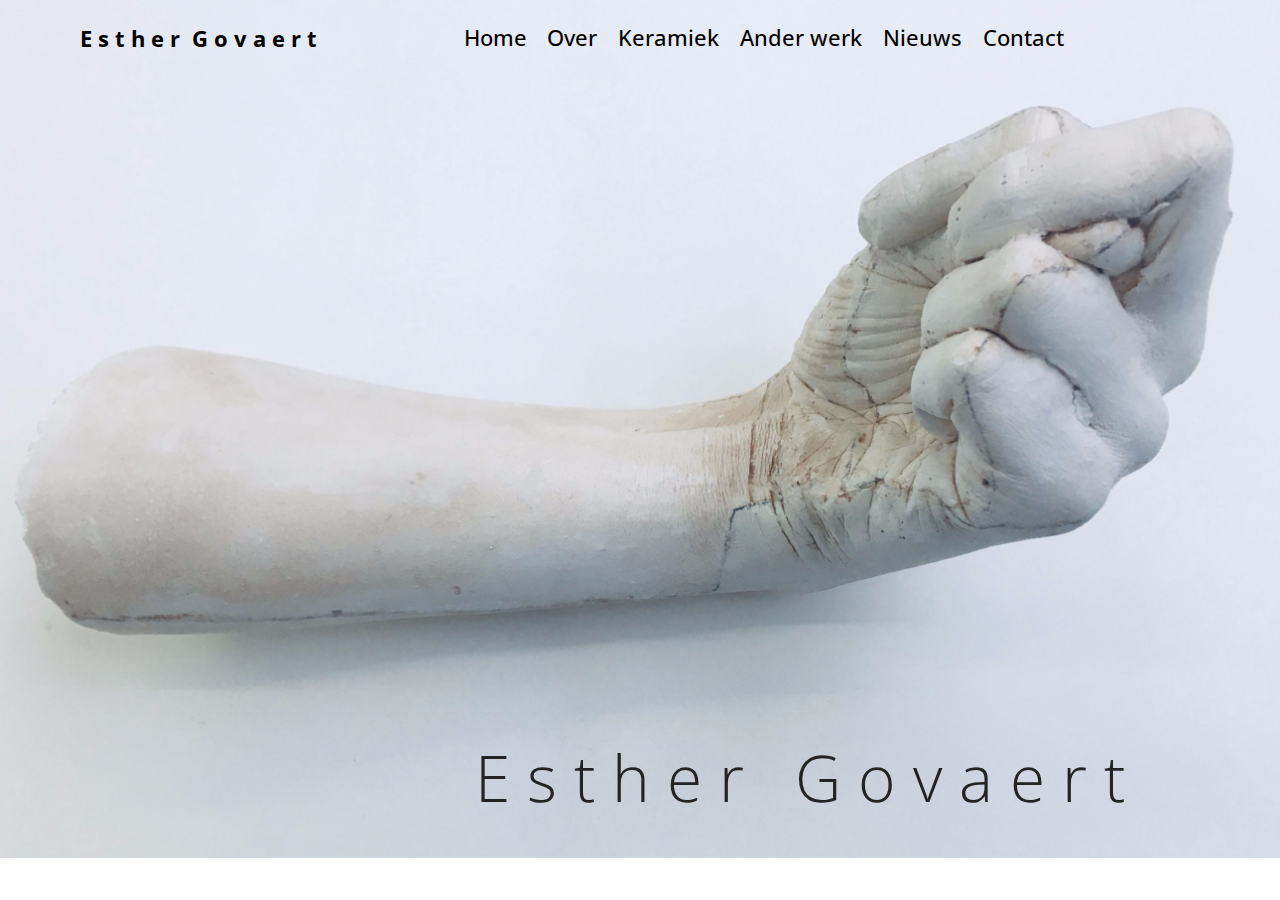
<file: index.html>
<!DOCTYPE html>
<html >
<head>
  <!-- Site made with Mobirise Website Builder v4.8.6, https://mobirise.com -->
  <meta charset="UTF-8">
  <meta http-equiv="X-UA-Compatible" content="IE=edge">
  <meta name="generator" content="Mobirise v4.8.6, mobirise.com">
  <meta name="viewport" content="width=device-width, initial-scale=1, minimum-scale=1">
  <link rel="shortcut icon" href="assets/images/logo2.png" type="image/x-icon">
  <meta name="description" content="">
  <title>Home</title>
  <link rel="stylesheet" href="assets/web/assets/mobirise-icons/mobirise-icons.css">
  <link rel="stylesheet" href="assets/tether/tether.min.css">
  <link rel="stylesheet" href="assets/bootstrap/css/bootstrap.min.css">
  <link rel="stylesheet" href="assets/bootstrap/css/bootstrap-grid.min.css">
  <link rel="stylesheet" href="assets/bootstrap/css/bootstrap-reboot.min.css">
  <link rel="stylesheet" href="assets/dropdown/css/style.css">
  <link rel="stylesheet" href="assets/theme/css/style.css">
  <link rel="stylesheet" href="assets/mobirise/css/mbr-additional.css" type="text/css">
  
  
  
</head>
<body>
  <section class="menu cid-rael9rpmkI" once="menu" id="menu1-1">

    

    <nav class="navbar navbar-expand beta-menu navbar-dropdown align-items-center navbar-toggleable-sm bg-color transparent">
        <button class="navbar-toggler navbar-toggler-right" type="button" data-toggle="collapse" data-target="#navbarSupportedContent" aria-controls="navbarSupportedContent" aria-expanded="false" aria-label="Toggle navigation">
            <div class="hamburger">
                <span></span>
                <span></span>
                <span></span>
                <span></span>
            </div>
        </button>
        <div class="menu-logo">
            <div class="navbar-brand">
                
                <span class="navbar-caption-wrap"><a class="navbar-caption text-black display-1" href="index.html">E s t h e r &nbsp;G o v a e r t</a></span>
            </div>
        </div>
        <div class="collapse navbar-collapse" id="navbarSupportedContent">
            <ul class="navbar-nav nav-dropdown nav-right" data-app-modern-menu="true"><li class="nav-item">
                    <a class="nav-link link text-black display-1" href="index.html">Home</a>
                </li><li class="nav-item"><a class="nav-link link text-black display-1" href="Over.html">Over</a></li><li class="nav-item"><a class="nav-link link text-black display-1" href="Keramiek.html">Keramiek</a></li><li class="nav-item"><a class="nav-link link text-black display-1" href="Ander werk.html">Ander werk</a></li><li class="nav-item"><a class="nav-link link text-black display-1" href="Nieuws.html">Nieuws</a></li>
                <li class="nav-item">
                    <a class="nav-link link text-black display-1" href="Contact.html">Contact &nbsp; &nbsp; &nbsp; &nbsp; &nbsp; &nbsp; &nbsp; &nbsp; &nbsp; &nbsp;&nbsp;</a>
                </li></ul>
            
        </div>
    </nav>
</section>

<section class="engine"><a href="https://mobirise.info/f">simple web maker</a></section><section class="cid-raenW9IUcP" id="image2-2">

    

    <figure class="mbr-figure">
        <div class="image-block" style="width: 100%;">
            <img src="assets/images/img-6004-2880x2160.jpg" alt="Mobirise" title="">
            <figcaption class="mbr-figure-caption mbr-figure-caption-over">
                <div class="container pb-5 mbr-white align-center mbr-fonts-style display-2">E s t h e r &nbsp; G o v a e r t</div>
            </figcaption>
        </div>
    </figure>
</section>


  <script src="assets/web/assets/jquery/jquery.min.js"></script>
  <script src="assets/popper/popper.min.js"></script>
  <script src="assets/tether/tether.min.js"></script>
  <script src="assets/bootstrap/js/bootstrap.min.js"></script>
  <script src="assets/smoothscroll/smooth-scroll.js"></script>
  <script src="assets/dropdown/js/script.min.js"></script>
  <script src="assets/touchswipe/jquery.touch-swipe.min.js"></script>
  <script src="assets/theme/js/script.js"></script>
  
  
</body>
</html>
</file>
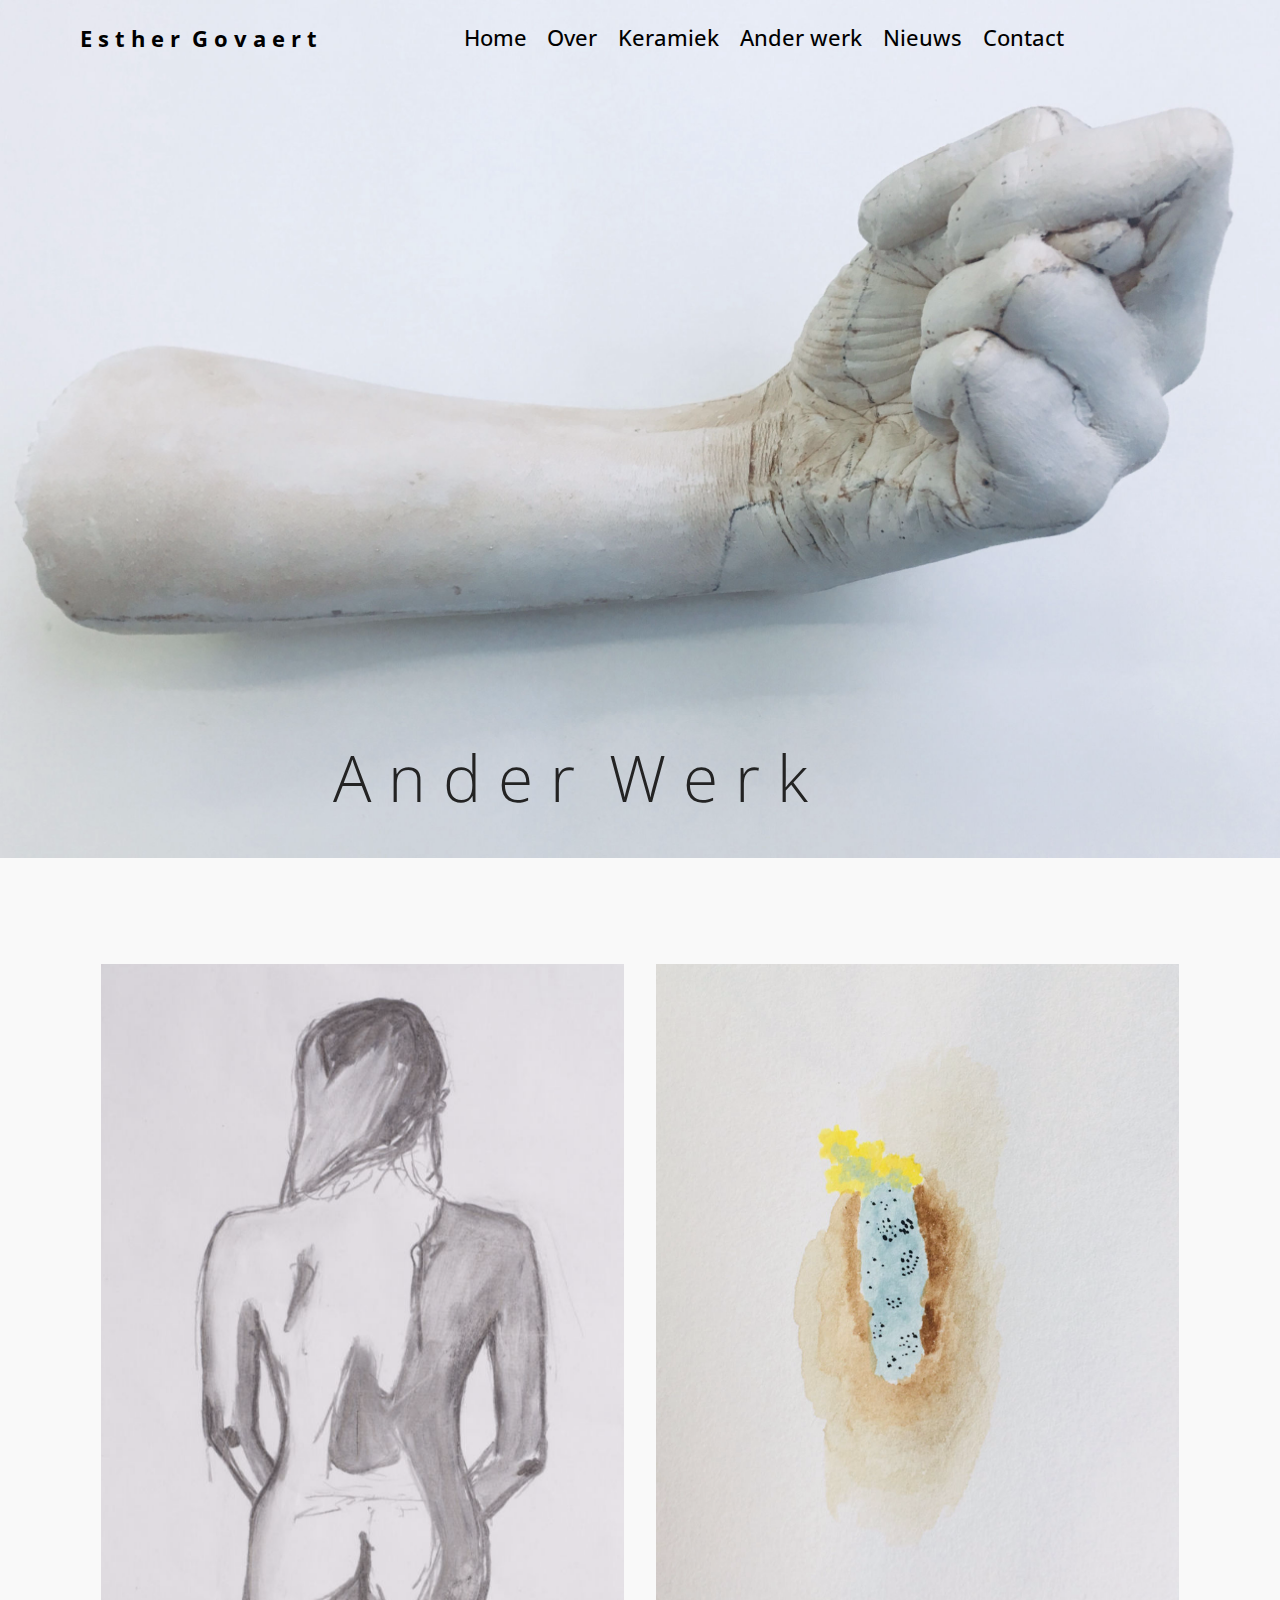
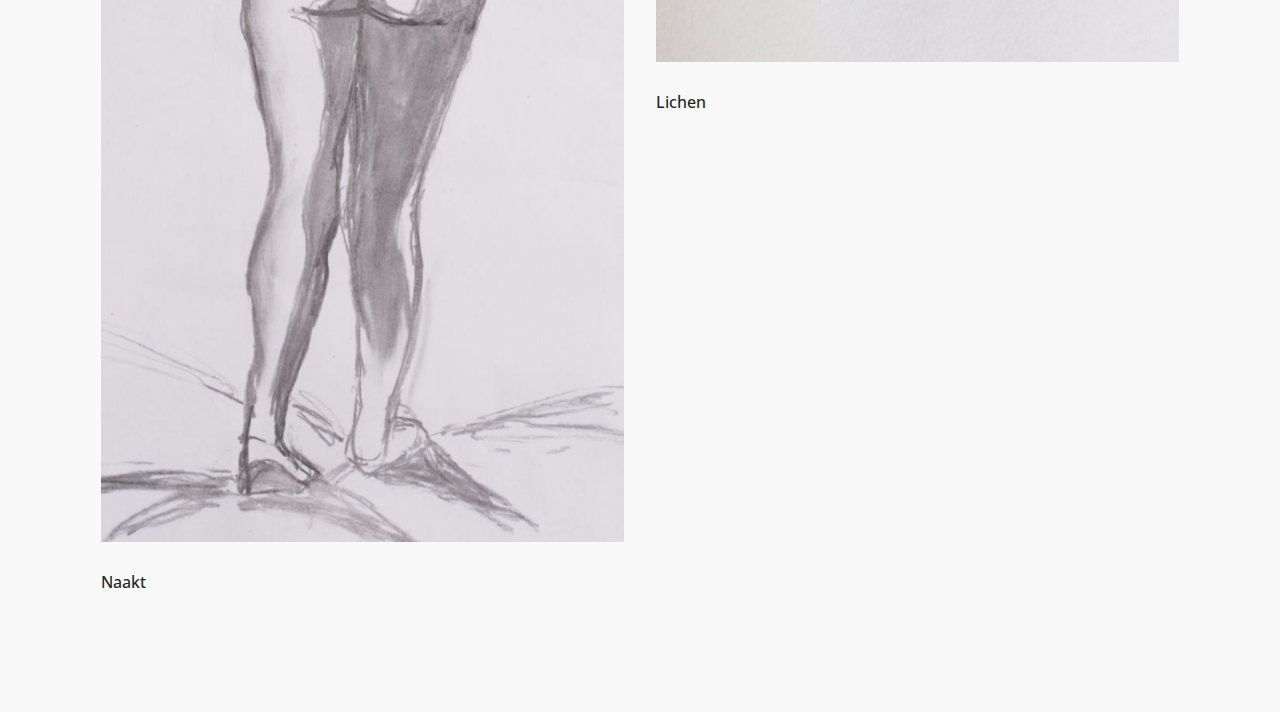
<file: Ander werk.html>
<!DOCTYPE html>
<html >
<head>
  <!-- Site made with Mobirise Website Builder v4.8.6, https://mobirise.com -->
  <meta charset="UTF-8">
  <meta http-equiv="X-UA-Compatible" content="IE=edge">
  <meta name="generator" content="Mobirise v4.8.6, mobirise.com">
  <meta name="viewport" content="width=device-width, initial-scale=1, minimum-scale=1">
  <link rel="shortcut icon" href="assets/images/logo2.png" type="image/x-icon">
  <meta name="description" content="Web Page Generator Description">
  <title>Ander werk</title>
  <link rel="stylesheet" href="assets/web/assets/mobirise-icons/mobirise-icons.css">
  <link rel="stylesheet" href="assets/tether/tether.min.css">
  <link rel="stylesheet" href="assets/bootstrap/css/bootstrap.min.css">
  <link rel="stylesheet" href="assets/bootstrap/css/bootstrap-grid.min.css">
  <link rel="stylesheet" href="assets/bootstrap/css/bootstrap-reboot.min.css">
  <link rel="stylesheet" href="assets/dropdown/css/style.css">
  <link rel="stylesheet" href="assets/theme/css/style.css">
  <link rel="stylesheet" href="assets/mobirise/css/mbr-additional.css" type="text/css">
  
  
  
</head>
<body>
  <section class="menu cid-rael9rpmkI" once="menu" id="menu1-5">

    

    <nav class="navbar navbar-expand beta-menu navbar-dropdown align-items-center navbar-toggleable-sm bg-color transparent">
        <button class="navbar-toggler navbar-toggler-right" type="button" data-toggle="collapse" data-target="#navbarSupportedContent" aria-controls="navbarSupportedContent" aria-expanded="false" aria-label="Toggle navigation">
            <div class="hamburger">
                <span></span>
                <span></span>
                <span></span>
                <span></span>
            </div>
        </button>
        <div class="menu-logo">
            <div class="navbar-brand">
                
                <span class="navbar-caption-wrap"><a class="navbar-caption text-black display-1" href="index.html">E s t h e r &nbsp;G o v a e r t</a></span>
            </div>
        </div>
        <div class="collapse navbar-collapse" id="navbarSupportedContent">
            <ul class="navbar-nav nav-dropdown nav-right" data-app-modern-menu="true"><li class="nav-item">
                    <a class="nav-link link text-black display-1" href="index.html">Home</a>
                </li><li class="nav-item"><a class="nav-link link text-black display-1" href="Over.html">Over</a></li><li class="nav-item"><a class="nav-link link text-black display-1" href="Keramiek.html">Keramiek</a></li><li class="nav-item"><a class="nav-link link text-black display-1" href="Ander werk.html">Ander werk</a></li><li class="nav-item"><a class="nav-link link text-black display-1" href="Nieuws.html">Nieuws</a></li>
                <li class="nav-item">
                    <a class="nav-link link text-black display-1" href="Contact.html">Contact &nbsp; &nbsp; &nbsp; &nbsp; &nbsp; &nbsp; &nbsp; &nbsp; &nbsp; &nbsp;&nbsp;</a>
                </li></ul>
            
        </div>
    </nav>
</section>

<section class="engine"><a href="https://mobirise.info/c">site builder</a></section><section class="cid-rar7CwlkVz" id="image2-m">

    

    <figure class="mbr-figure">
        <div class="image-block" style="width: 100%;">
            <img src="assets/images/img-6004-2880x2160.jpg" alt="Mobirise" title="">
            <figcaption class="mbr-figure-caption mbr-figure-caption-over">
                <div class="container pb-5 mbr-white align-center mbr-fonts-style display-2">A n d e r &nbsp;W e r k</div>
            </figcaption>
        </div>
    </figure>
</section>

<section class="features2 cid-rawAoHhPUT" id="features2-y">

    

    
    
    <div class="container">
        <div class="media-container-row">
            <div class="card p-3 col-12 col-md-6">
                <div class="card-wrapper">
                    <div class="card-img">
                        <img src="assets/images/reproductie-esther-govaert-3-van-4-1046x1531.jpg" alt="Mobirise" title="">
                    </div>
                    <div class="card-box">
                        <h4 class="card-title pb-3 mbr-fonts-style display-7">Naakt</h4>
                        
                    </div>
                </div>
            </div>

            <div class="card p-3 col-12 col-md-6">
                <div class="card-wrapper">
                    <div class="card-img">
                        <img src="assets/images/fullsizeoutput-428-1046x1395.jpg" alt="Mobirise" title="">
                    </div>
                    <div class="card-box ">
                        <h4 class="card-title pb-3 mbr-fonts-style display-7">Lichen</h4>
                        
                    </div>
                </div>
            </div>

            

            
        </div>
    </div>
</section>


  <script src="assets/web/assets/jquery/jquery.min.js"></script>
  <script src="assets/popper/popper.min.js"></script>
  <script src="assets/tether/tether.min.js"></script>
  <script src="assets/bootstrap/js/bootstrap.min.js"></script>
  <script src="assets/smoothscroll/smooth-scroll.js"></script>
  <script src="assets/dropdown/js/script.min.js"></script>
  <script src="assets/touchswipe/jquery.touch-swipe.min.js"></script>
  <script src="assets/theme/js/script.js"></script>
  
  
</body>
</html>
</file>
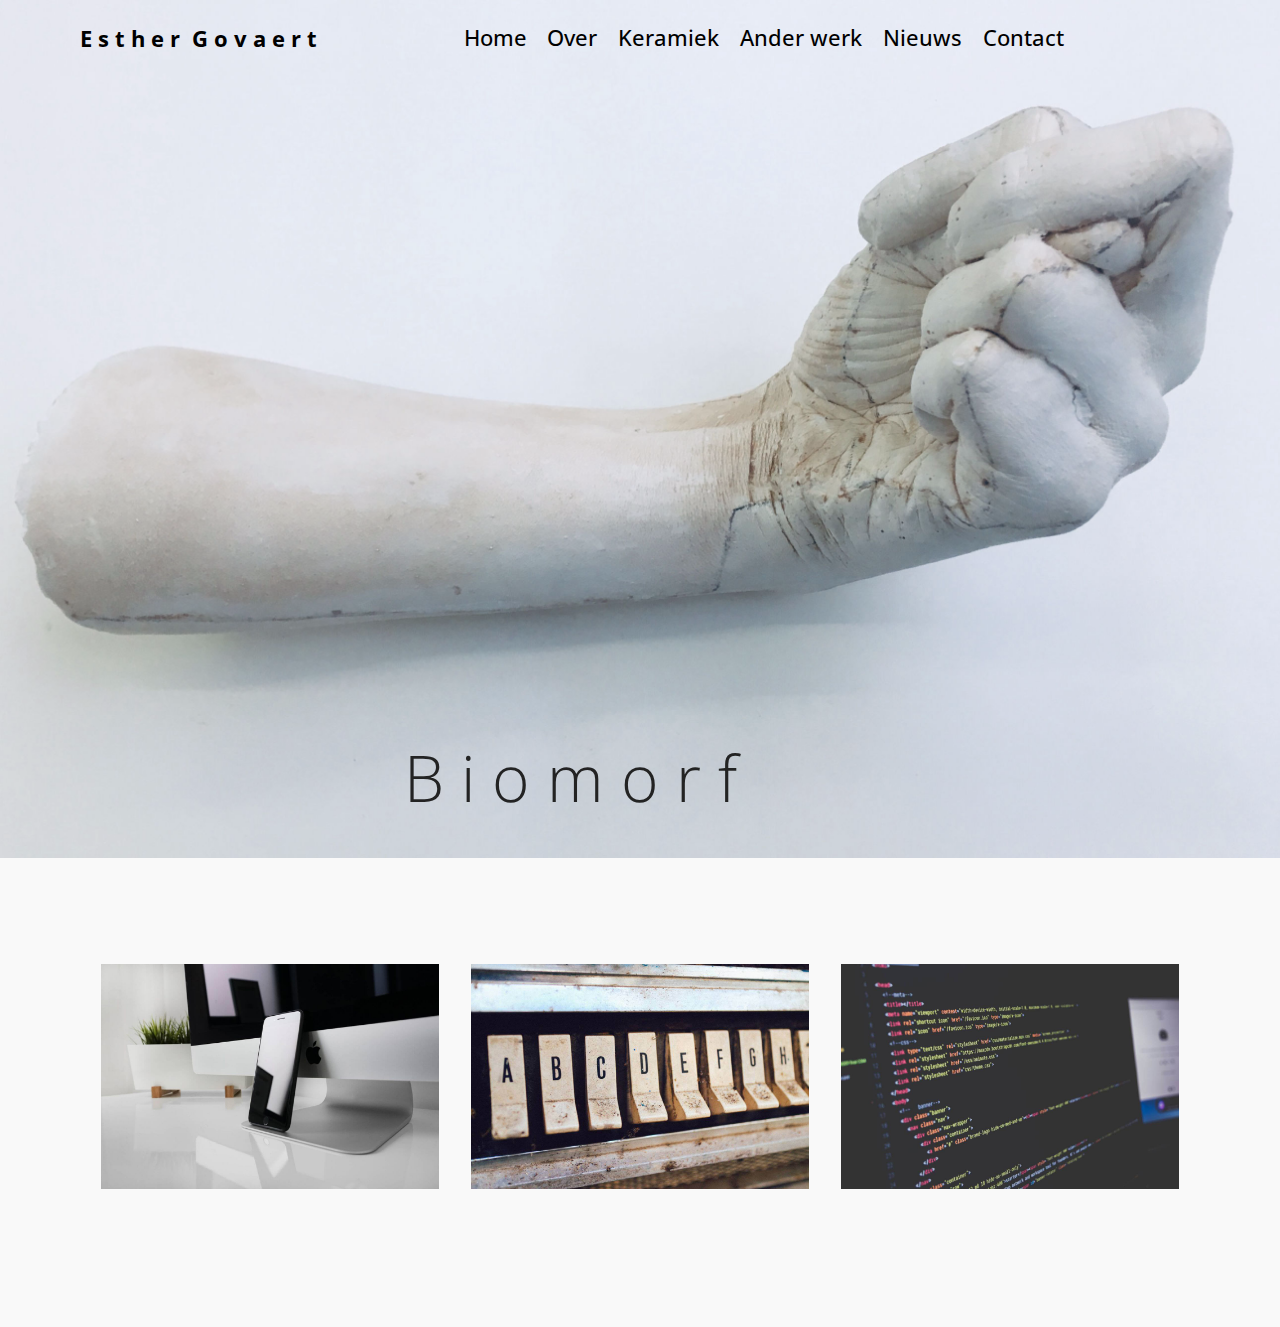
<file: Biomorf.html>
<!DOCTYPE html>
<html >
<head>
  <!-- Site made with Mobirise Website Builder v4.8.6, https://mobirise.com -->
  <meta charset="UTF-8">
  <meta http-equiv="X-UA-Compatible" content="IE=edge">
  <meta name="generator" content="Mobirise v4.8.6, mobirise.com">
  <meta name="viewport" content="width=device-width, initial-scale=1, minimum-scale=1">
  <link rel="shortcut icon" href="assets/images/logo2.png" type="image/x-icon">
  <meta name="description" content="Web Page Maker Description">
  <title>Biomorf</title>
  <link rel="stylesheet" href="assets/web/assets/mobirise-icons/mobirise-icons.css">
  <link rel="stylesheet" href="assets/tether/tether.min.css">
  <link rel="stylesheet" href="assets/bootstrap/css/bootstrap.min.css">
  <link rel="stylesheet" href="assets/bootstrap/css/bootstrap-grid.min.css">
  <link rel="stylesheet" href="assets/bootstrap/css/bootstrap-reboot.min.css">
  <link rel="stylesheet" href="assets/dropdown/css/style.css">
  <link rel="stylesheet" href="assets/theme/css/style.css">
  <link rel="stylesheet" href="assets/mobirise/css/mbr-additional.css" type="text/css">
  
  
  
</head>
<body>
  <section class="menu cid-rael9rpmkI" once="menu" id="menu1-a">

    

    <nav class="navbar navbar-expand beta-menu navbar-dropdown align-items-center navbar-toggleable-sm bg-color transparent">
        <button class="navbar-toggler navbar-toggler-right" type="button" data-toggle="collapse" data-target="#navbarSupportedContent" aria-controls="navbarSupportedContent" aria-expanded="false" aria-label="Toggle navigation">
            <div class="hamburger">
                <span></span>
                <span></span>
                <span></span>
                <span></span>
            </div>
        </button>
        <div class="menu-logo">
            <div class="navbar-brand">
                
                <span class="navbar-caption-wrap"><a class="navbar-caption text-black display-1" href="index.html">E s t h e r &nbsp;G o v a e r t</a></span>
            </div>
        </div>
        <div class="collapse navbar-collapse" id="navbarSupportedContent">
            <ul class="navbar-nav nav-dropdown nav-right" data-app-modern-menu="true"><li class="nav-item">
                    <a class="nav-link link text-black display-1" href="index.html">Home</a>
                </li><li class="nav-item"><a class="nav-link link text-black display-1" href="Over.html">Over</a></li><li class="nav-item"><a class="nav-link link text-black display-1" href="Keramiek.html">Keramiek</a></li><li class="nav-item"><a class="nav-link link text-black display-1" href="Ander werk.html">Ander werk</a></li><li class="nav-item"><a class="nav-link link text-black display-1" href="Nieuws.html">Nieuws</a></li>
                <li class="nav-item">
                    <a class="nav-link link text-black display-1" href="Contact.html">Contact &nbsp; &nbsp; &nbsp; &nbsp; &nbsp; &nbsp; &nbsp; &nbsp; &nbsp; &nbsp;&nbsp;</a>
                </li></ul>
            
        </div>
    </nav>
</section>

<section class="engine"><a href="https://mobirise.info/d">free site maker</a></section><section class="cid-rawDBo6y5G" id="image2-11">

    

    <figure class="mbr-figure">
        <div class="image-block" style="width: 100%;">
            <img src="assets/images/img-6004-2880x2160.jpg" alt="Mobirise" title="">
            <figcaption class="mbr-figure-caption mbr-figure-caption-over">
                <div class="container pb-5 mbr-white align-center mbr-fonts-style display-2">B i o m o r f</div>
            </figcaption>
        </div>
    </figure>
</section>

<section class="features2 cid-rawDFK8ntV" id="features2-12">

    

    
    
    <div class="container">
        <div class="media-container-row">
            <div class="card p-3 col-12 col-md-6 col-lg-4">
                <div class="card-wrapper">
                    <div class="card-img">
                        <img src="assets/images/01.jpg" alt="Mobirise">
                    </div>
                    <div class="card-box">
                        
                        
                    </div>
                </div>
            </div>

            <div class="card p-3 col-12 col-md-6 col-lg-4">
                <div class="card-wrapper">
                    <div class="card-img">
                        <img src="assets/images/02.jpg" alt="Mobirise">
                    </div>
                    <div class="card-box ">
                        
                        
                    </div>
                </div>
            </div>

            <div class="card p-3 col-12 col-md-6 col-lg-4">
                <div class="card-wrapper">
                    <div class="card-img">
                        <img src="assets/images/03.jpg" alt="Mobirise">
                    </div>
                    <div class="card-box">
                        
                        
                    </div>
                </div>
            </div>

            
        </div>
    </div>
</section>


  <script src="assets/web/assets/jquery/jquery.min.js"></script>
  <script src="assets/popper/popper.min.js"></script>
  <script src="assets/tether/tether.min.js"></script>
  <script src="assets/bootstrap/js/bootstrap.min.js"></script>
  <script src="assets/smoothscroll/smooth-scroll.js"></script>
  <script src="assets/dropdown/js/script.min.js"></script>
  <script src="assets/touchswipe/jquery.touch-swipe.min.js"></script>
  <script src="assets/theme/js/script.js"></script>
  
  
</body>
</html>
</file>
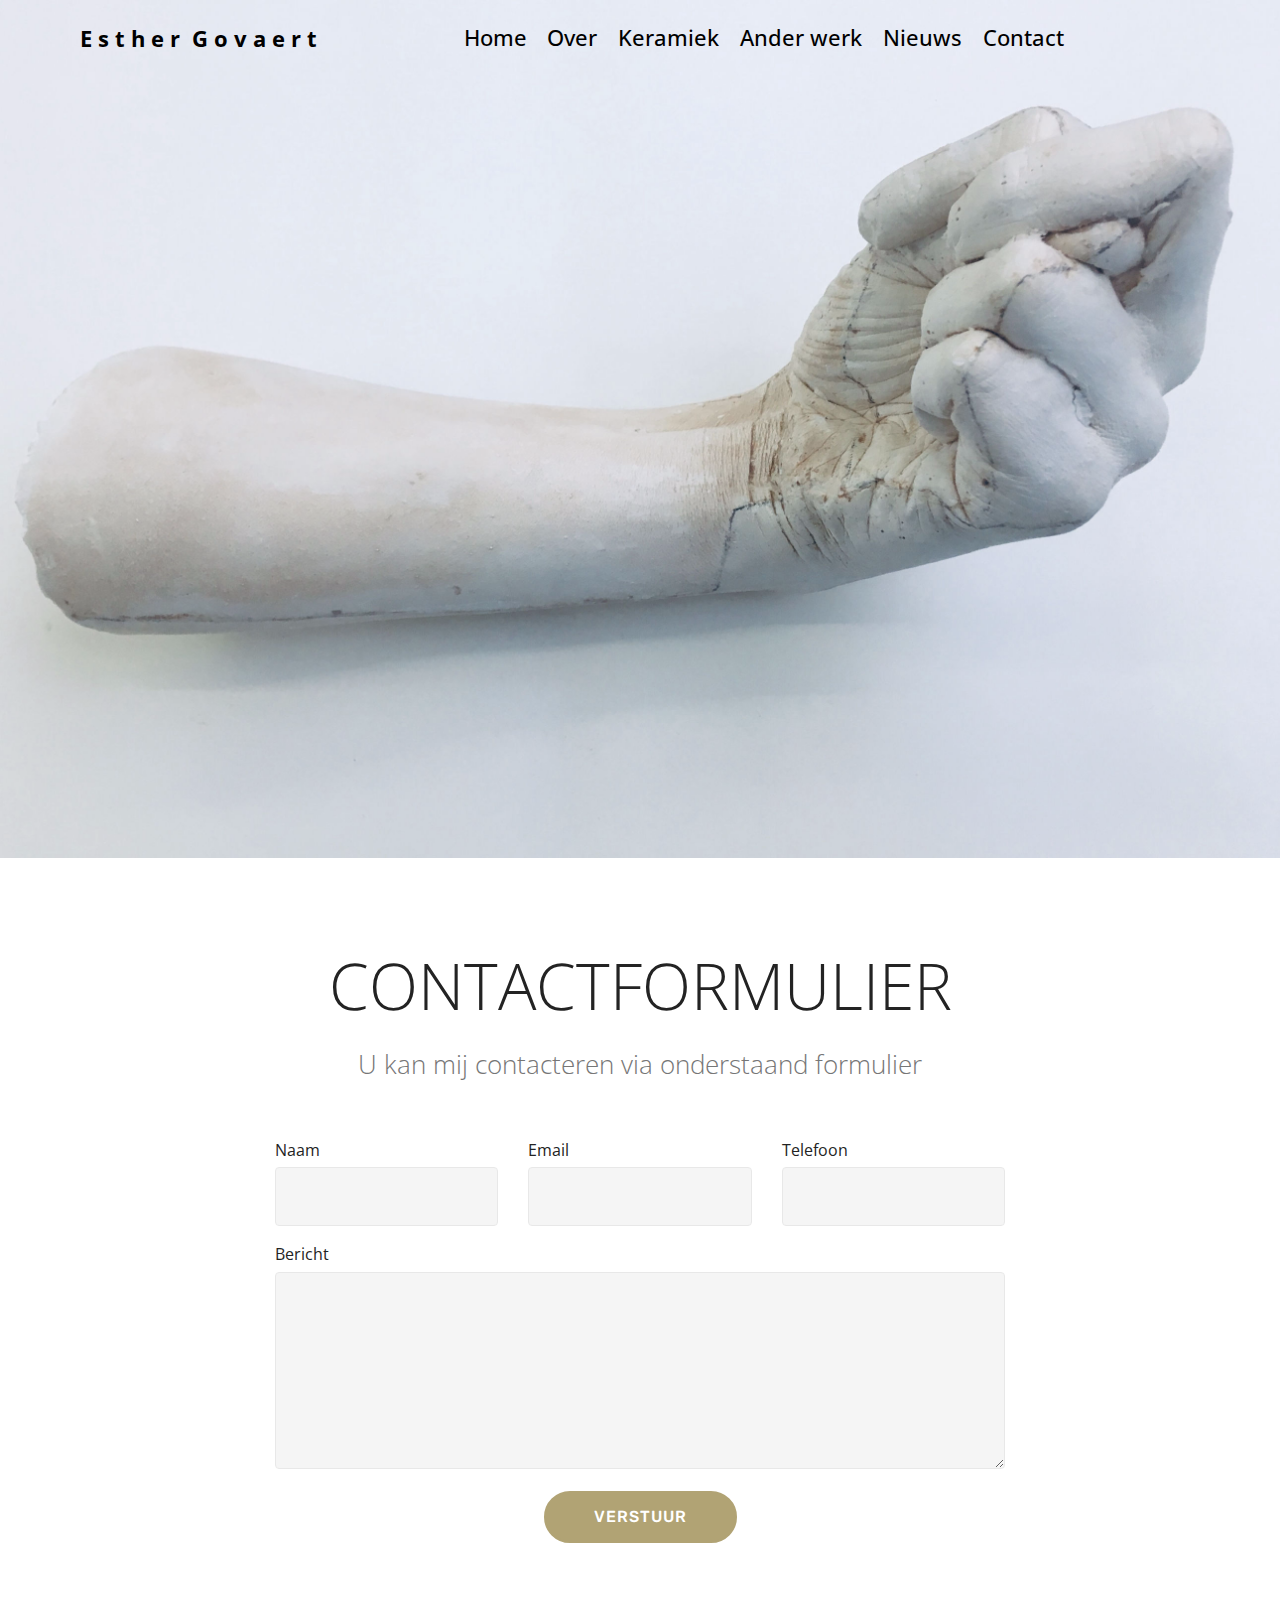
<file: Contact.html>
<!DOCTYPE html>
<html >
<head>
  <!-- Site made with Mobirise Website Builder v4.8.6, https://mobirise.com -->
  <meta charset="UTF-8">
  <meta http-equiv="X-UA-Compatible" content="IE=edge">
  <meta name="generator" content="Mobirise v4.8.6, mobirise.com">
  <meta name="viewport" content="width=device-width, initial-scale=1, minimum-scale=1">
  <link rel="shortcut icon" href="assets/images/logo2.png" type="image/x-icon">
  <meta name="description" content="Website Builder Description">
  <title>Contact</title>
  <link rel="stylesheet" href="assets/web/assets/mobirise-icons/mobirise-icons.css">
  <link rel="stylesheet" href="assets/tether/tether.min.css">
  <link rel="stylesheet" href="assets/bootstrap/css/bootstrap.min.css">
  <link rel="stylesheet" href="assets/bootstrap/css/bootstrap-grid.min.css">
  <link rel="stylesheet" href="assets/bootstrap/css/bootstrap-reboot.min.css">
  <link rel="stylesheet" href="assets/dropdown/css/style.css">
  <link rel="stylesheet" href="assets/theme/css/style.css">
  <link rel="stylesheet" href="assets/mobirise/css/mbr-additional.css" type="text/css">
  
  
  
</head>
<body>
  <section class="menu cid-rael9rpmkI" once="menu" id="menu1-7">

    

    <nav class="navbar navbar-expand beta-menu navbar-dropdown align-items-center navbar-toggleable-sm bg-color transparent">
        <button class="navbar-toggler navbar-toggler-right" type="button" data-toggle="collapse" data-target="#navbarSupportedContent" aria-controls="navbarSupportedContent" aria-expanded="false" aria-label="Toggle navigation">
            <div class="hamburger">
                <span></span>
                <span></span>
                <span></span>
                <span></span>
            </div>
        </button>
        <div class="menu-logo">
            <div class="navbar-brand">
                
                <span class="navbar-caption-wrap"><a class="navbar-caption text-black display-1" href="index.html">E s t h e r &nbsp;G o v a e r t</a></span>
            </div>
        </div>
        <div class="collapse navbar-collapse" id="navbarSupportedContent">
            <ul class="navbar-nav nav-dropdown nav-right" data-app-modern-menu="true"><li class="nav-item">
                    <a class="nav-link link text-black display-1" href="index.html">Home</a>
                </li><li class="nav-item"><a class="nav-link link text-black display-1" href="Over.html">Over</a></li><li class="nav-item"><a class="nav-link link text-black display-1" href="Keramiek.html">Keramiek</a></li><li class="nav-item"><a class="nav-link link text-black display-1" href="Ander werk.html">Ander werk</a></li><li class="nav-item"><a class="nav-link link text-black display-1" href="Nieuws.html">Nieuws</a></li>
                <li class="nav-item">
                    <a class="nav-link link text-black display-1" href="Contact.html">Contact &nbsp; &nbsp; &nbsp; &nbsp; &nbsp; &nbsp; &nbsp; &nbsp; &nbsp; &nbsp;&nbsp;</a>
                </li></ul>
            
        </div>
    </nav>
</section>

<section class="engine"><a href="https://mobirise.info/p">site templates free download</a></section><section class="cid-rarfpmeOi6" id="image2-q">

    

    <figure class="mbr-figure">
        <div class="image-block" style="width: 100%;">
            <img src="assets/images/img-6004-2880x2160.jpg" alt="Mobirise" title="">
            <figcaption class="mbr-figure-caption mbr-figure-caption-over">
                <div class="container pb-5 mbr-white align-center mbr-fonts-style display-2"></div>
            </figcaption>
        </div>
    </figure>
</section>

<section class="mbr-section form1 cid-rarftD1HBZ" id="form1-r">

    

    
    <div class="container">
        <div class="row justify-content-center">
            <div class="title col-12 col-lg-8">
                <h2 class="mbr-section-title align-center pb-3 mbr-fonts-style display-2">
                    CONTACTFORMULIER
                </h2>
                <h3 class="mbr-section-subtitle align-center mbr-light pb-3 mbr-fonts-style display-5">U kan mij contacteren via onderstaand formulier</h3>
            </div>
        </div>
    </div>
    <div class="container">
        <div class="row justify-content-center">
            <div class="media-container-column col-lg-8" data-form-type="formoid">
                    <div data-form-alert="" hidden="">
                        Bedankt om het formulier in te vullen!
                    </div>
            
                    <form class="mbr-form" action="https://mobirise.com/" method="post" data-form-title="Mobirise Form"><input type="hidden" name="email" data-form-email="true" value="tLi5EqaQcyrK/pISoMmhm48c3hYslr2CnURYndxNP7d0zYR65vo+/lcOkAEGADirLtFcTG6Zar1px3fZUludywBpTlpz6Bi8b1BlpGxwORnQhpSzEUAZIJDid5AtNpmi">
                        <div class="row row-sm-offset">
                            <div class="col-md-4 multi-horizontal" data-for="name">
                                <div class="form-group">
                                    <label class="form-control-label mbr-fonts-style display-7" for="name-form1-r">Naam</label>
                                    <input type="text" class="form-control" name="name" data-form-field="Name" required="" id="name-form1-r">
                                </div>
                            </div>
                            <div class="col-md-4 multi-horizontal" data-for="email">
                                <div class="form-group">
                                    <label class="form-control-label mbr-fonts-style display-7" for="email-form1-r">Email</label>
                                    <input type="email" class="form-control" name="email" data-form-field="Email" required="" id="email-form1-r">
                                </div>
                            </div>
                            <div class="col-md-4 multi-horizontal" data-for="phone">
                                <div class="form-group">
                                    <label class="form-control-label mbr-fonts-style display-7" for="phone-form1-r">Telefoon</label>
                                    <input type="tel" class="form-control" name="phone" data-form-field="Phone" id="phone-form1-r">
                                </div>
                            </div>
                        </div>
                        <div class="form-group" data-for="message">
                            <label class="form-control-label mbr-fonts-style display-7" for="message-form1-r">Bericht</label>
                            <textarea type="text" class="form-control" name="message" rows="7" data-form-field="Message" id="message-form1-r"></textarea>
                        </div>
            
                        <span class="input-group-btn"><button href="" type="submit" class="btn btn-form btn-danger display-4">VERSTUUR</button></span>
                    </form>
            </div>
        </div>
    </div>
</section>


  <script src="assets/web/assets/jquery/jquery.min.js"></script>
  <script src="assets/popper/popper.min.js"></script>
  <script src="assets/tether/tether.min.js"></script>
  <script src="assets/bootstrap/js/bootstrap.min.js"></script>
  <script src="assets/smoothscroll/smooth-scroll.js"></script>
  <script src="assets/dropdown/js/script.min.js"></script>
  <script src="assets/touchswipe/jquery.touch-swipe.min.js"></script>
  <script src="assets/theme/js/script.js"></script>
  <script src="assets/formoid/formoid.min.js"></script>
  
  
</body>
</html>
</file>
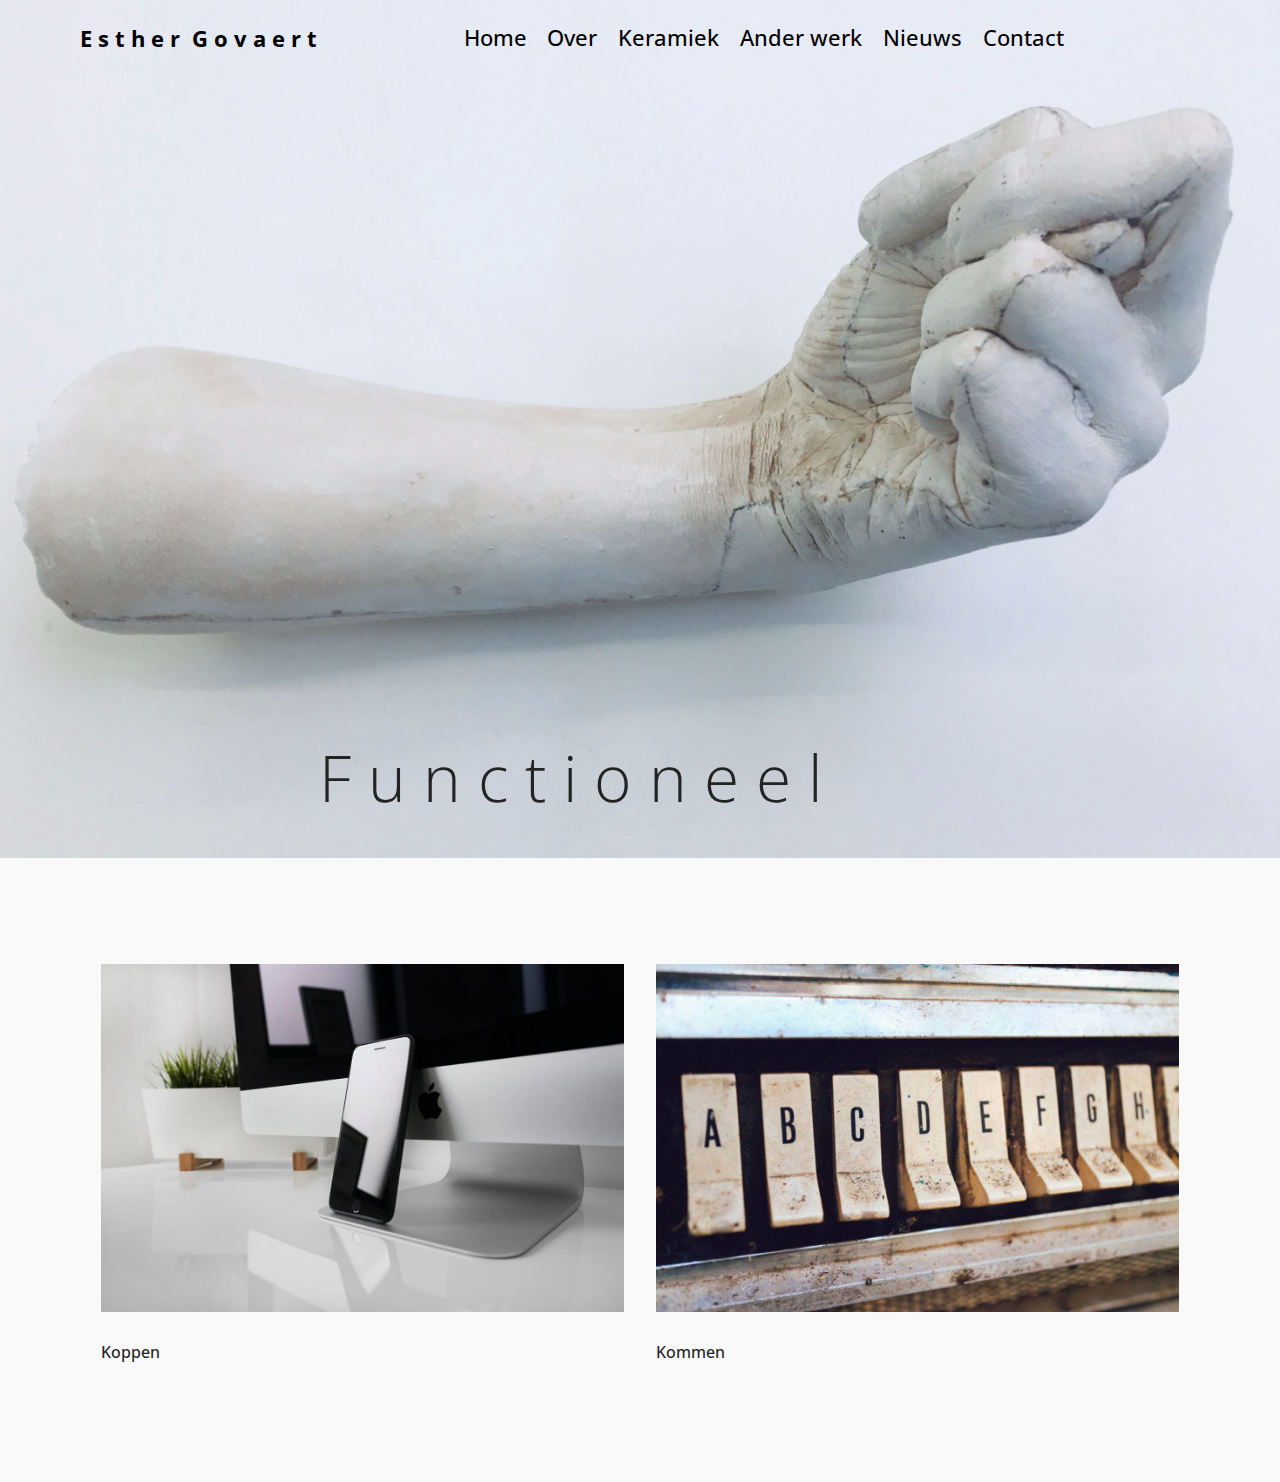
<file: Functioneel.html>
<!DOCTYPE html>
<html >
<head>
  <!-- Site made with Mobirise Website Builder v4.8.6, https://mobirise.com -->
  <meta charset="UTF-8">
  <meta http-equiv="X-UA-Compatible" content="IE=edge">
  <meta name="generator" content="Mobirise v4.8.6, mobirise.com">
  <meta name="viewport" content="width=device-width, initial-scale=1, minimum-scale=1">
  <link rel="shortcut icon" href="assets/images/logo2.png" type="image/x-icon">
  <meta name="description" content="Site Generator Description">
  <title>Functioneel</title>
  <link rel="stylesheet" href="assets/web/assets/mobirise-icons/mobirise-icons.css">
  <link rel="stylesheet" href="assets/tether/tether.min.css">
  <link rel="stylesheet" href="assets/bootstrap/css/bootstrap.min.css">
  <link rel="stylesheet" href="assets/bootstrap/css/bootstrap-grid.min.css">
  <link rel="stylesheet" href="assets/bootstrap/css/bootstrap-reboot.min.css">
  <link rel="stylesheet" href="assets/dropdown/css/style.css">
  <link rel="stylesheet" href="assets/theme/css/style.css">
  <link rel="stylesheet" href="assets/mobirise/css/mbr-additional.css" type="text/css">
  
  
  
</head>
<body>
  <section class="menu cid-rael9rpmkI" once="menu" id="menu1-9">

    

    <nav class="navbar navbar-expand beta-menu navbar-dropdown align-items-center navbar-toggleable-sm bg-color transparent">
        <button class="navbar-toggler navbar-toggler-right" type="button" data-toggle="collapse" data-target="#navbarSupportedContent" aria-controls="navbarSupportedContent" aria-expanded="false" aria-label="Toggle navigation">
            <div class="hamburger">
                <span></span>
                <span></span>
                <span></span>
                <span></span>
            </div>
        </button>
        <div class="menu-logo">
            <div class="navbar-brand">
                
                <span class="navbar-caption-wrap"><a class="navbar-caption text-black display-1" href="index.html">E s t h e r &nbsp;G o v a e r t</a></span>
            </div>
        </div>
        <div class="collapse navbar-collapse" id="navbarSupportedContent">
            <ul class="navbar-nav nav-dropdown nav-right" data-app-modern-menu="true"><li class="nav-item">
                    <a class="nav-link link text-black display-1" href="index.html">Home</a>
                </li><li class="nav-item"><a class="nav-link link text-black display-1" href="Over.html">Over</a></li><li class="nav-item"><a class="nav-link link text-black display-1" href="Keramiek.html">Keramiek</a></li><li class="nav-item"><a class="nav-link link text-black display-1" href="Ander werk.html">Ander werk</a></li><li class="nav-item"><a class="nav-link link text-black display-1" href="Nieuws.html">Nieuws</a></li>
                <li class="nav-item">
                    <a class="nav-link link text-black display-1" href="Contact.html">Contact &nbsp; &nbsp; &nbsp; &nbsp; &nbsp; &nbsp; &nbsp; &nbsp; &nbsp; &nbsp;&nbsp;</a>
                </li></ul>
            
        </div>
    </nav>
</section>

<section class="engine"><a href="https://mobirise.info/f">simple website maker</a></section><section class="cid-rawCA3CjWP" id="image2-z">

    

    <figure class="mbr-figure">
        <div class="image-block" style="width: 100%;">
            <img src="assets/images/img-6004-2880x2160.jpg" alt="Mobirise" title="">
            <figcaption class="mbr-figure-caption mbr-figure-caption-over">
                <div class="container pb-5 mbr-white align-center mbr-fonts-style display-2">F u n c t i o n e e l</div>
            </figcaption>
        </div>
    </figure>
</section>

<section class="features2 cid-rawCER22Qe" id="features2-10">

    

    
    
    <div class="container">
        <div class="media-container-row">
            <div class="card p-3 col-12 col-md-6">
                <div class="card-wrapper">
                    <div class="card-img">
                        <img src="assets/images/01.jpg" alt="Mobirise">
                    </div>
                    <div class="card-box">
                        <h4 class="card-title pb-3 mbr-fonts-style display-7">Koppen</h4>
                        
                    </div>
                </div>
            </div>

            <div class="card p-3 col-12 col-md-6">
                <div class="card-wrapper">
                    <div class="card-img">
                        <img src="assets/images/02.jpg" alt="Mobirise">
                    </div>
                    <div class="card-box ">
                        <h4 class="card-title pb-3 mbr-fonts-style display-7">Kommen</h4>
                        
                    </div>
                </div>
            </div>

            

            
        </div>
    </div>
</section>


  <script src="assets/web/assets/jquery/jquery.min.js"></script>
  <script src="assets/popper/popper.min.js"></script>
  <script src="assets/tether/tether.min.js"></script>
  <script src="assets/bootstrap/js/bootstrap.min.js"></script>
  <script src="assets/smoothscroll/smooth-scroll.js"></script>
  <script src="assets/dropdown/js/script.min.js"></script>
  <script src="assets/touchswipe/jquery.touch-swipe.min.js"></script>
  <script src="assets/theme/js/script.js"></script>
  
  
</body>
</html>
</file>
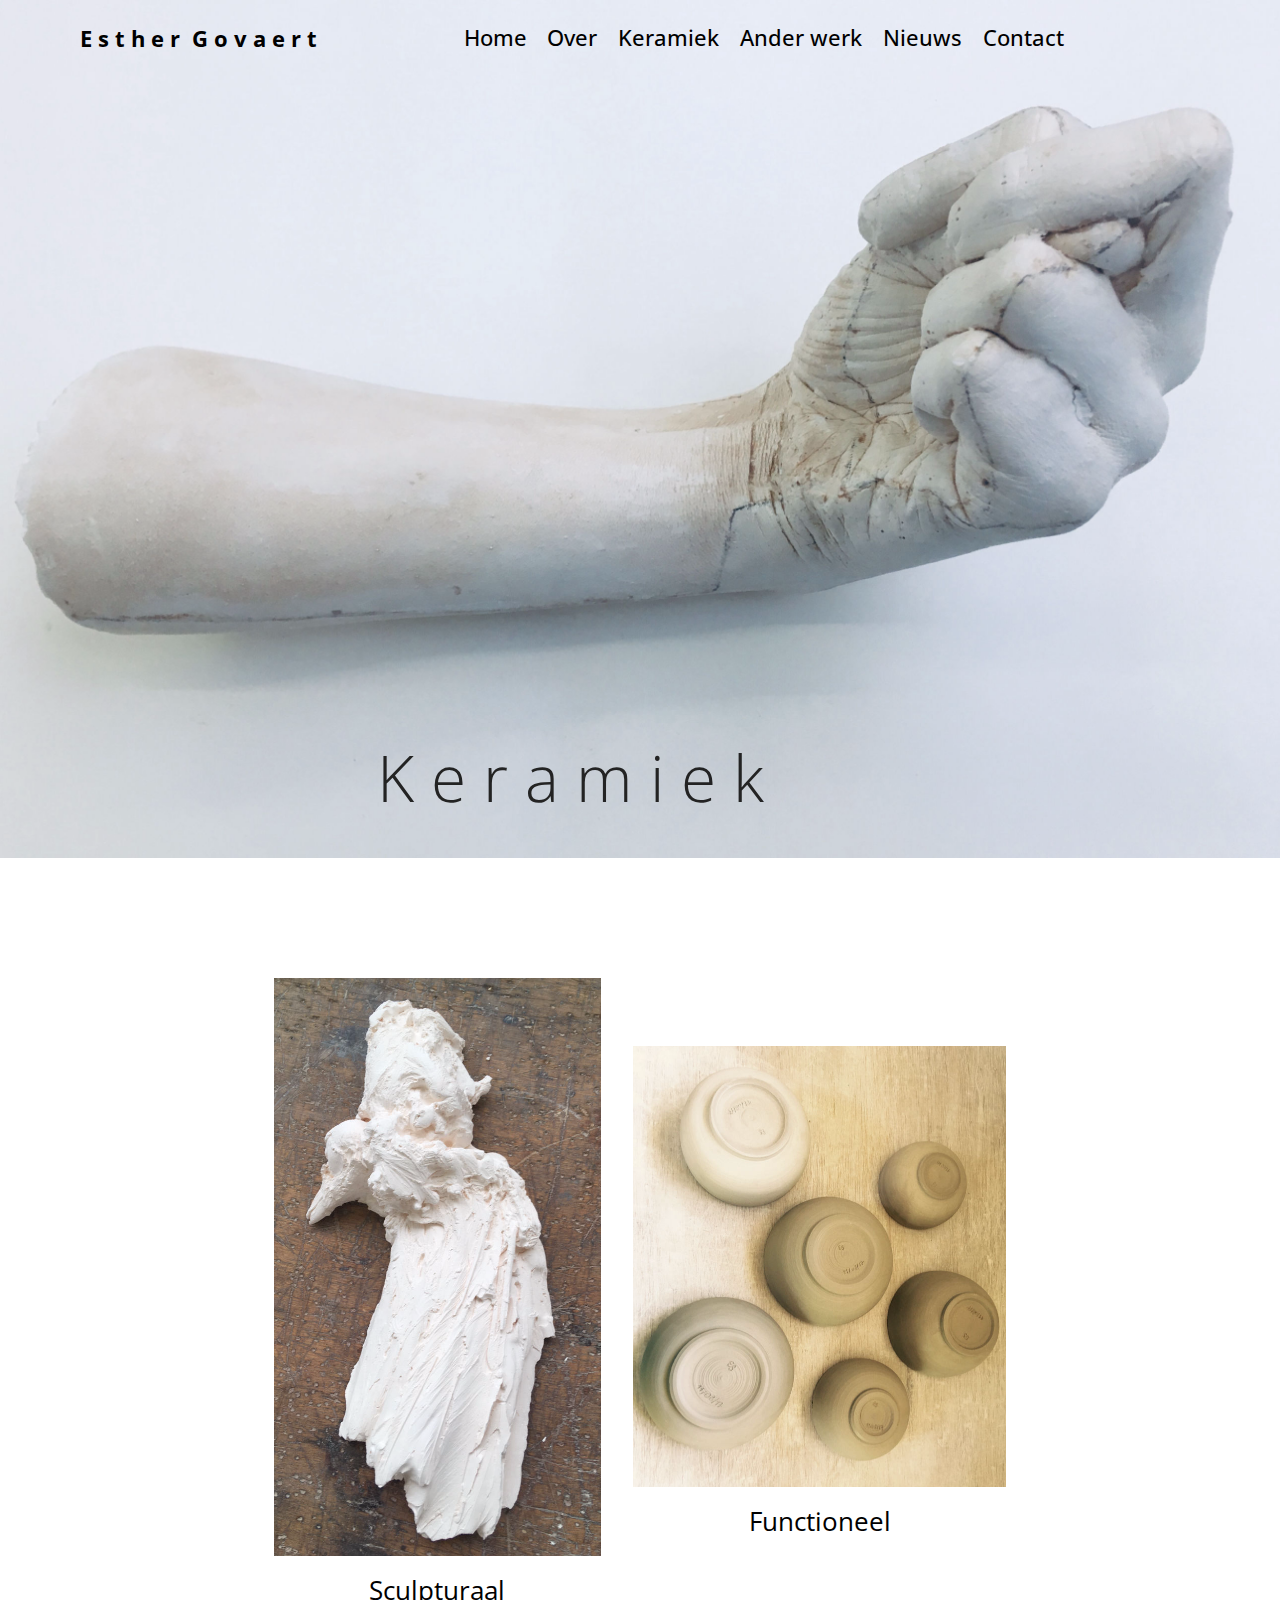
<file: Keramiek.html>
<!DOCTYPE html>
<html >
<head>
  <!-- Site made with Mobirise Website Builder v4.8.6, https://mobirise.com -->
  <meta charset="UTF-8">
  <meta http-equiv="X-UA-Compatible" content="IE=edge">
  <meta name="generator" content="Mobirise v4.8.6, mobirise.com">
  <meta name="viewport" content="width=device-width, initial-scale=1, minimum-scale=1">
  <link rel="shortcut icon" href="assets/images/logo2.png" type="image/x-icon">
  <meta name="description" content="Web Maker Description">
  <title>Keramiek</title>
  <link rel="stylesheet" href="assets/web/assets/mobirise-icons/mobirise-icons.css">
  <link rel="stylesheet" href="assets/tether/tether.min.css">
  <link rel="stylesheet" href="assets/bootstrap/css/bootstrap.min.css">
  <link rel="stylesheet" href="assets/bootstrap/css/bootstrap-grid.min.css">
  <link rel="stylesheet" href="assets/bootstrap/css/bootstrap-reboot.min.css">
  <link rel="stylesheet" href="assets/dropdown/css/style.css">
  <link rel="stylesheet" href="assets/theme/css/style.css">
  <link rel="stylesheet" href="assets/mobirise/css/mbr-additional.css" type="text/css">
  
  
  
</head>
<body>
  <section class="menu cid-rael9rpmkI" once="menu" id="menu1-4">

    

    <nav class="navbar navbar-expand beta-menu navbar-dropdown align-items-center navbar-toggleable-sm bg-color transparent">
        <button class="navbar-toggler navbar-toggler-right" type="button" data-toggle="collapse" data-target="#navbarSupportedContent" aria-controls="navbarSupportedContent" aria-expanded="false" aria-label="Toggle navigation">
            <div class="hamburger">
                <span></span>
                <span></span>
                <span></span>
                <span></span>
            </div>
        </button>
        <div class="menu-logo">
            <div class="navbar-brand">
                
                <span class="navbar-caption-wrap"><a class="navbar-caption text-black display-1" href="index.html">E s t h e r &nbsp;G o v a e r t</a></span>
            </div>
        </div>
        <div class="collapse navbar-collapse" id="navbarSupportedContent">
            <ul class="navbar-nav nav-dropdown nav-right" data-app-modern-menu="true"><li class="nav-item">
                    <a class="nav-link link text-black display-1" href="index.html">Home</a>
                </li><li class="nav-item"><a class="nav-link link text-black display-1" href="Over.html">Over</a></li><li class="nav-item"><a class="nav-link link text-black display-1" href="Keramiek.html">Keramiek</a></li><li class="nav-item"><a class="nav-link link text-black display-1" href="Ander werk.html">Ander werk</a></li><li class="nav-item"><a class="nav-link link text-black display-1" href="Nieuws.html">Nieuws</a></li>
                <li class="nav-item">
                    <a class="nav-link link text-black display-1" href="Contact.html">Contact &nbsp; &nbsp; &nbsp; &nbsp; &nbsp; &nbsp; &nbsp; &nbsp; &nbsp; &nbsp;&nbsp;</a>
                </li></ul>
            
        </div>
    </nav>
</section>

<section class="engine"><a href="https://mobirise.info/s">bootstrap themes</a></section><section class="cid-raqko6ZdR5" id="image2-j">

    

    <figure class="mbr-figure">
        <div class="image-block" style="width: 100%;">
            <img src="assets/images/img-6004-2880x2160.jpg" alt="Mobirise" title="">
            <figcaption class="mbr-figure-caption mbr-figure-caption-over">
                <div class="container pb-5 mbr-white align-center mbr-fonts-style display-2">K e r a m i e k</div>
            </figcaption>
        </div>
    </figure>
</section>

<section class="cid-rapcFMdiuG" id="content13-g">
    
    <div class="container">
            <div class="media-container-row" style="width: 66%;">
                <div class="img-item item1" style="width: 92%;">
                    <img src="assets/images/fullsizeoutput-7ae-924x1232.jpg" alt="" title="">
                    <div class="img-caption">
                        <p class="mbr-fonts-style align-center mbr-black display-5"><a href="Sculpturaal.html" class="text-black">Sculpturaal</a></p>
                    </div>
                </div>
                <div class="img-item">
                    <img src="assets/images/fullsizeoutput-17d-746x995.jpg" alt="" title="">
                    <div class="img-caption">
                        <p class="mbr-fonts-style align-center mbr-black display-5"><a href="Functioneel.html" class="text-black">Functioneel</a></p>
                    </div>
                </div>
            </div>
    </div>
</section>


  <script src="assets/web/assets/jquery/jquery.min.js"></script>
  <script src="assets/popper/popper.min.js"></script>
  <script src="assets/tether/tether.min.js"></script>
  <script src="assets/bootstrap/js/bootstrap.min.js"></script>
  <script src="assets/smoothscroll/smooth-scroll.js"></script>
  <script src="assets/dropdown/js/script.min.js"></script>
  <script src="assets/touchswipe/jquery.touch-swipe.min.js"></script>
  <script src="assets/theme/js/script.js"></script>
  
  
</body>
</html>
</file>
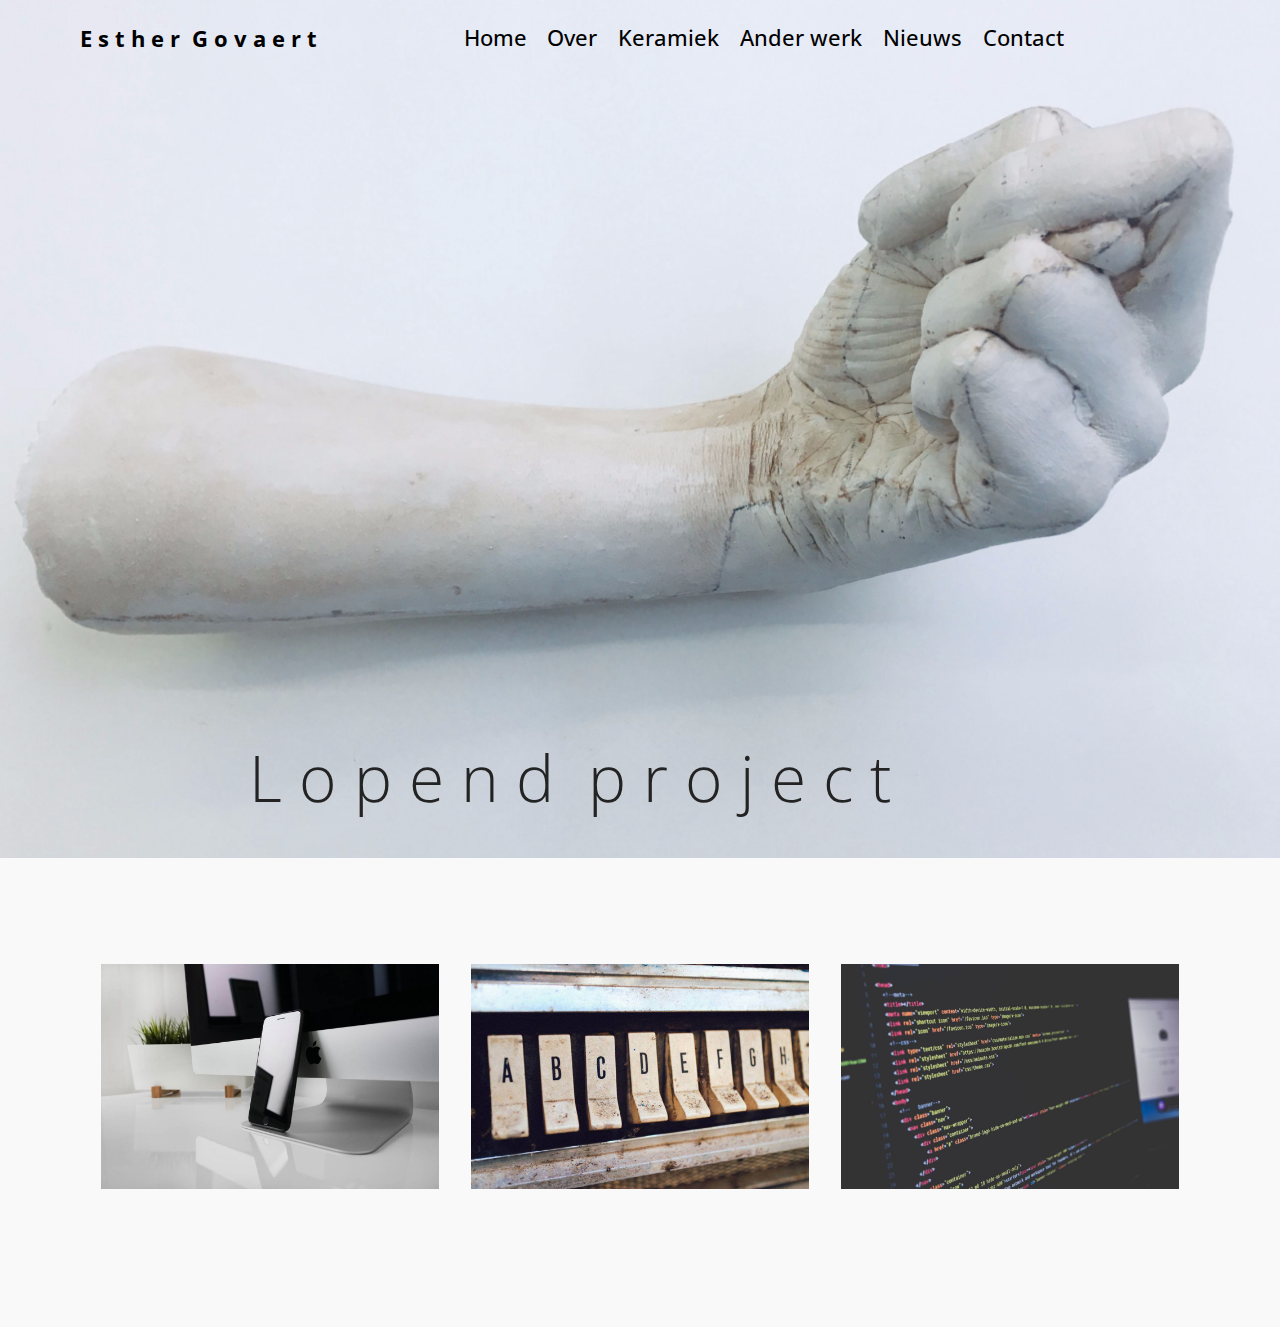
<file: Lopend project.html>
<!DOCTYPE html>
<html >
<head>
  <!-- Site made with Mobirise Website Builder v4.8.6, https://mobirise.com -->
  <meta charset="UTF-8">
  <meta http-equiv="X-UA-Compatible" content="IE=edge">
  <meta name="generator" content="Mobirise v4.8.6, mobirise.com">
  <meta name="viewport" content="width=device-width, initial-scale=1, minimum-scale=1">
  <link rel="shortcut icon" href="assets/images/logo2.png" type="image/x-icon">
  <meta name="description" content="Website Creator Description">
  <title>Lopend Project</title>
  <link rel="stylesheet" href="assets/web/assets/mobirise-icons/mobirise-icons.css">
  <link rel="stylesheet" href="assets/tether/tether.min.css">
  <link rel="stylesheet" href="assets/bootstrap/css/bootstrap.min.css">
  <link rel="stylesheet" href="assets/bootstrap/css/bootstrap-grid.min.css">
  <link rel="stylesheet" href="assets/bootstrap/css/bootstrap-reboot.min.css">
  <link rel="stylesheet" href="assets/dropdown/css/style.css">
  <link rel="stylesheet" href="assets/theme/css/style.css">
  <link rel="stylesheet" href="assets/mobirise/css/mbr-additional.css" type="text/css">
  
  
  
</head>
<body>
  <section class="menu cid-rael9rpmkI" once="menu" id="menu1-c">

    

    <nav class="navbar navbar-expand beta-menu navbar-dropdown align-items-center navbar-toggleable-sm bg-color transparent">
        <button class="navbar-toggler navbar-toggler-right" type="button" data-toggle="collapse" data-target="#navbarSupportedContent" aria-controls="navbarSupportedContent" aria-expanded="false" aria-label="Toggle navigation">
            <div class="hamburger">
                <span></span>
                <span></span>
                <span></span>
                <span></span>
            </div>
        </button>
        <div class="menu-logo">
            <div class="navbar-brand">
                
                <span class="navbar-caption-wrap"><a class="navbar-caption text-black display-1" href="index.html">E s t h e r &nbsp;G o v a e r t</a></span>
            </div>
        </div>
        <div class="collapse navbar-collapse" id="navbarSupportedContent">
            <ul class="navbar-nav nav-dropdown nav-right" data-app-modern-menu="true"><li class="nav-item">
                    <a class="nav-link link text-black display-1" href="index.html">Home</a>
                </li><li class="nav-item"><a class="nav-link link text-black display-1" href="Over.html">Over</a></li><li class="nav-item"><a class="nav-link link text-black display-1" href="Keramiek.html">Keramiek</a></li><li class="nav-item"><a class="nav-link link text-black display-1" href="Ander werk.html">Ander werk</a></li><li class="nav-item"><a class="nav-link link text-black display-1" href="Nieuws.html">Nieuws</a></li>
                <li class="nav-item">
                    <a class="nav-link link text-black display-1" href="Contact.html">Contact &nbsp; &nbsp; &nbsp; &nbsp; &nbsp; &nbsp; &nbsp; &nbsp; &nbsp; &nbsp;&nbsp;</a>
                </li></ul>
            
        </div>
    </nav>
</section>

<section class="engine"><a href="https://mobirise.info/c">free website builder</a></section><section class="cid-rawE2sPPod" id="image2-15">

    

    <figure class="mbr-figure">
        <div class="image-block" style="width: 100%;">
            <img src="assets/images/img-6004-2880x2160.jpg" alt="Mobirise" title="">
            <figcaption class="mbr-figure-caption mbr-figure-caption-over">
                <div class="container pb-5 mbr-white align-center mbr-fonts-style display-2">L o p e n d &nbsp;p r o j e c t</div>
            </figcaption>
        </div>
    </figure>
</section>

<section class="features2 cid-rawE6voXMY" id="features2-16">

    

    
    
    <div class="container">
        <div class="media-container-row">
            <div class="card p-3 col-12 col-md-6 col-lg-4">
                <div class="card-wrapper">
                    <div class="card-img">
                        <img src="assets/images/01.jpg" alt="Mobirise">
                    </div>
                    <div class="card-box">
                        
                        
                    </div>
                </div>
            </div>

            <div class="card p-3 col-12 col-md-6 col-lg-4">
                <div class="card-wrapper">
                    <div class="card-img">
                        <img src="assets/images/02.jpg" alt="Mobirise">
                    </div>
                    <div class="card-box ">
                        
                        
                    </div>
                </div>
            </div>

            <div class="card p-3 col-12 col-md-6 col-lg-4">
                <div class="card-wrapper">
                    <div class="card-img">
                        <img src="assets/images/03.jpg" alt="Mobirise">
                    </div>
                    <div class="card-box">
                        
                        
                    </div>
                </div>
            </div>

            
        </div>
    </div>
</section>


  <script src="assets/web/assets/jquery/jquery.min.js"></script>
  <script src="assets/popper/popper.min.js"></script>
  <script src="assets/tether/tether.min.js"></script>
  <script src="assets/bootstrap/js/bootstrap.min.js"></script>
  <script src="assets/smoothscroll/smooth-scroll.js"></script>
  <script src="assets/dropdown/js/script.min.js"></script>
  <script src="assets/touchswipe/jquery.touch-swipe.min.js"></script>
  <script src="assets/theme/js/script.js"></script>
  
  
</body>
</html>
</file>
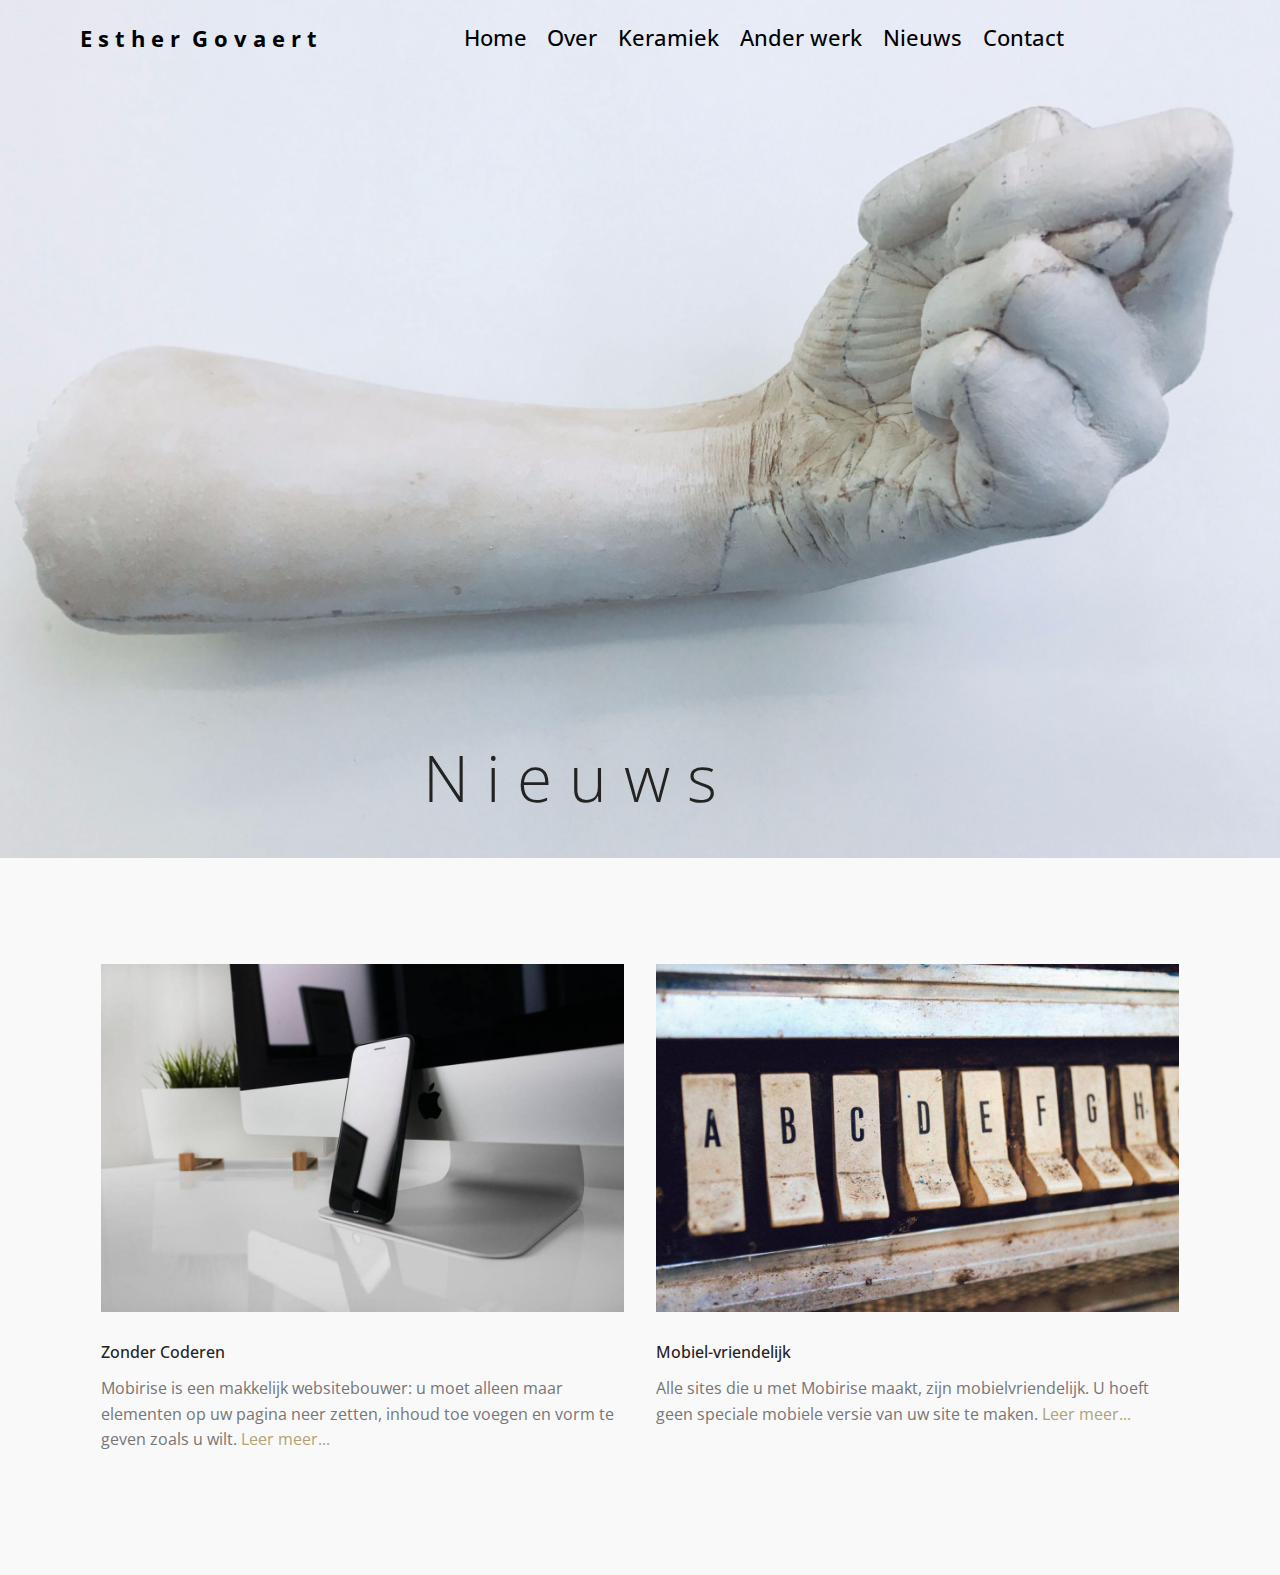
<file: Nieuws.html>
<!DOCTYPE html>
<html >
<head>
  <!-- Site made with Mobirise Website Builder v4.8.6, https://mobirise.com -->
  <meta charset="UTF-8">
  <meta http-equiv="X-UA-Compatible" content="IE=edge">
  <meta name="generator" content="Mobirise v4.8.6, mobirise.com">
  <meta name="viewport" content="width=device-width, initial-scale=1, minimum-scale=1">
  <link rel="shortcut icon" href="assets/images/logo2.png" type="image/x-icon">
  <meta name="description" content="Site Creator Description">
  <title>Nieuws</title>
  <link rel="stylesheet" href="assets/web/assets/mobirise-icons/mobirise-icons.css">
  <link rel="stylesheet" href="assets/tether/tether.min.css">
  <link rel="stylesheet" href="assets/bootstrap/css/bootstrap.min.css">
  <link rel="stylesheet" href="assets/bootstrap/css/bootstrap-grid.min.css">
  <link rel="stylesheet" href="assets/bootstrap/css/bootstrap-reboot.min.css">
  <link rel="stylesheet" href="assets/dropdown/css/style.css">
  <link rel="stylesheet" href="assets/theme/css/style.css">
  <link rel="stylesheet" href="assets/mobirise/css/mbr-additional.css" type="text/css">
  
  
  
</head>
<body>
  <section class="menu cid-rael9rpmkI" once="menu" id="menu1-6">

    

    <nav class="navbar navbar-expand beta-menu navbar-dropdown align-items-center navbar-toggleable-sm bg-color transparent">
        <button class="navbar-toggler navbar-toggler-right" type="button" data-toggle="collapse" data-target="#navbarSupportedContent" aria-controls="navbarSupportedContent" aria-expanded="false" aria-label="Toggle navigation">
            <div class="hamburger">
                <span></span>
                <span></span>
                <span></span>
                <span></span>
            </div>
        </button>
        <div class="menu-logo">
            <div class="navbar-brand">
                
                <span class="navbar-caption-wrap"><a class="navbar-caption text-black display-1" href="index.html">E s t h e r &nbsp;G o v a e r t</a></span>
            </div>
        </div>
        <div class="collapse navbar-collapse" id="navbarSupportedContent">
            <ul class="navbar-nav nav-dropdown nav-right" data-app-modern-menu="true"><li class="nav-item">
                    <a class="nav-link link text-black display-1" href="index.html">Home</a>
                </li><li class="nav-item"><a class="nav-link link text-black display-1" href="Over.html">Over</a></li><li class="nav-item"><a class="nav-link link text-black display-1" href="Keramiek.html">Keramiek</a></li><li class="nav-item"><a class="nav-link link text-black display-1" href="Ander werk.html">Ander werk</a></li><li class="nav-item"><a class="nav-link link text-black display-1" href="Nieuws.html">Nieuws</a></li>
                <li class="nav-item">
                    <a class="nav-link link text-black display-1" href="Contact.html">Contact &nbsp; &nbsp; &nbsp; &nbsp; &nbsp; &nbsp; &nbsp; &nbsp; &nbsp; &nbsp;&nbsp;</a>
                </li></ul>
            
        </div>
    </nav>
</section>

<section class="engine"><a href="https://mobirise.info/e">make a site for free</a></section><section class="cid-rarenP2kTA" id="image2-o">

    

    <figure class="mbr-figure">
        <div class="image-block" style="width: 100%;">
            <img src="assets/images/img-6004-2880x2160.jpg" alt="Mobirise" title="">
            <figcaption class="mbr-figure-caption mbr-figure-caption-over">
                <div class="container pb-5 mbr-white align-center mbr-fonts-style display-2">N i e u w s</div>
            </figcaption>
        </div>
    </figure>
</section>

<section class="features2 cid-rareF6GZL5" id="features2-p">

    

    
    
    <div class="container">
        <div class="media-container-row">
            <div class="card p-3 col-12 col-md-6">
                <div class="card-wrapper">
                    <div class="card-img">
                        <img src="assets/images/01.jpg" alt="Mobirise">
                    </div>
                    <div class="card-box">
                        <h4 class="card-title pb-3 mbr-fonts-style display-7">
                            Zonder Coderen
                        </h4>
                        <p class="mbr-text mbr-fonts-style display-7">
                            Mobirise is een makkelijk websitebouwer: u moet alleen maar elementen op uw pagina neer zetten, inhoud toe voegen en vorm te geven zoals u wilt. <a href="https://mobirise.co" class="text-danger">Leer meer...</a>
                        </p>
                    </div>
                </div>
            </div>

            <div class="card p-3 col-12 col-md-6">
                <div class="card-wrapper">
                    <div class="card-img">
                        <img src="assets/images/02.jpg" alt="Mobirise">
                    </div>
                    <div class="card-box ">
                        <h4 class="card-title pb-3 mbr-fonts-style display-7">
                            Mobiel-vriendelijk
                        </h4>
                        <p class="mbr-text mbr-fonts-style display-7">
                            Alle sites die u met Mobirise maakt, zijn mobielvriendelijk. U hoeft geen speciale mobiele versie van uw site te maken. <a href="https://mobirise.co" class="text-danger">Leer meer...</a>
                        </p>
                    </div>
                </div>
            </div>

            

            
        </div>
    </div>
</section>


  <script src="assets/web/assets/jquery/jquery.min.js"></script>
  <script src="assets/popper/popper.min.js"></script>
  <script src="assets/tether/tether.min.js"></script>
  <script src="assets/bootstrap/js/bootstrap.min.js"></script>
  <script src="assets/smoothscroll/smooth-scroll.js"></script>
  <script src="assets/dropdown/js/script.min.js"></script>
  <script src="assets/touchswipe/jquery.touch-swipe.min.js"></script>
  <script src="assets/theme/js/script.js"></script>
  
  
</body>
</html>
</file>
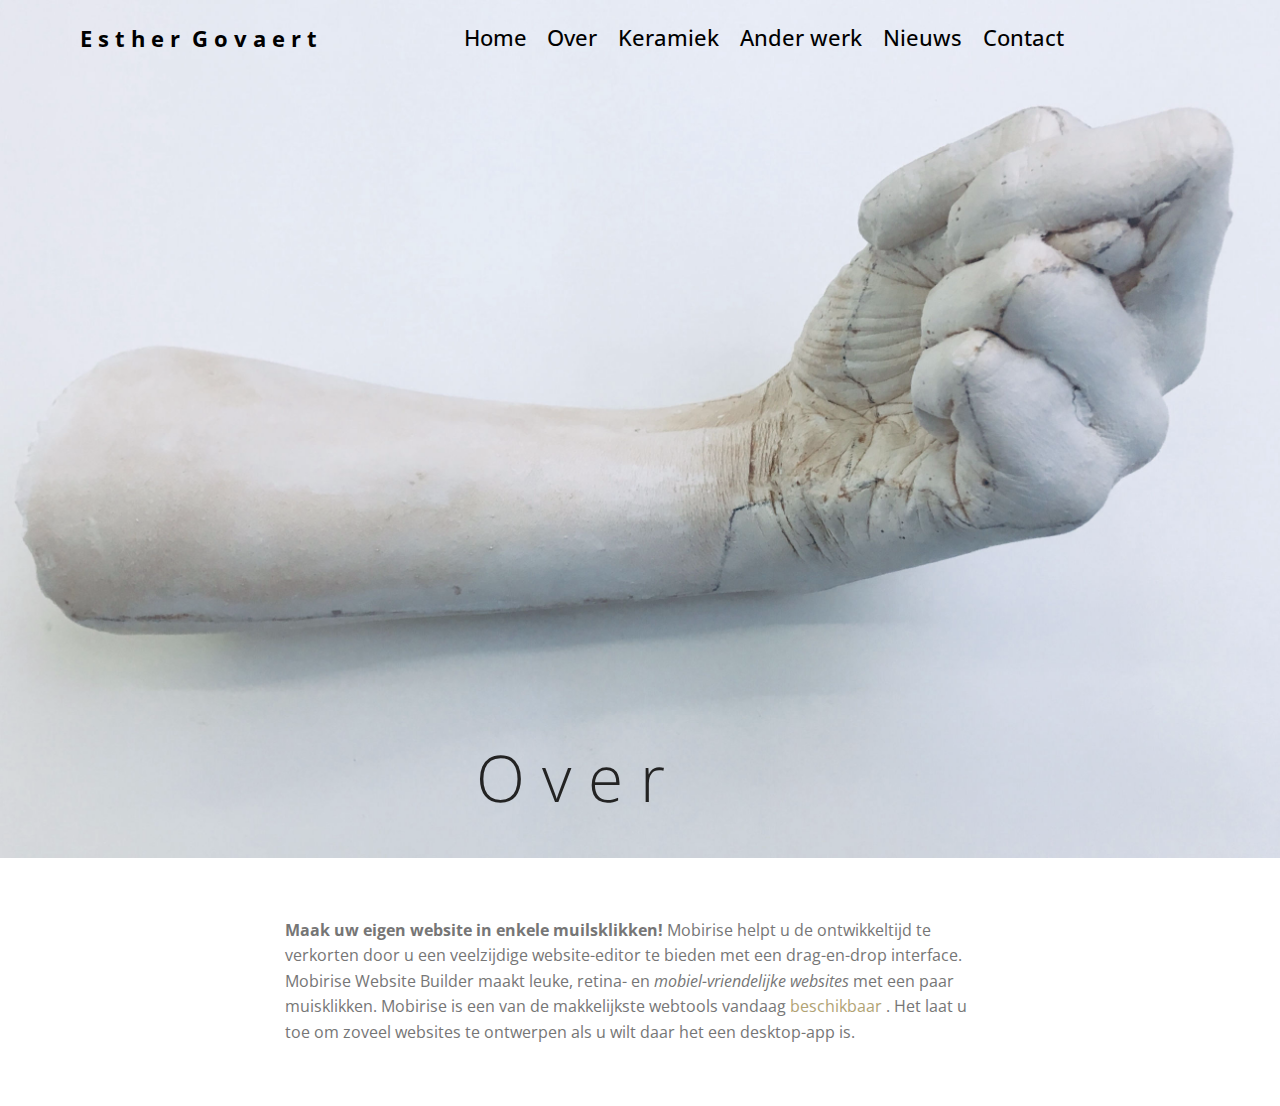
<file: Over.html>
<!DOCTYPE html>
<html >
<head>
  <!-- Site made with Mobirise Website Builder v4.8.6, https://mobirise.com -->
  <meta charset="UTF-8">
  <meta http-equiv="X-UA-Compatible" content="IE=edge">
  <meta name="generator" content="Mobirise v4.8.6, mobirise.com">
  <meta name="viewport" content="width=device-width, initial-scale=1, minimum-scale=1">
  <link rel="shortcut icon" href="assets/images/logo2.png" type="image/x-icon">
  <meta name="description" content="Site Generator Description">
  <title>Over</title>
  <link rel="stylesheet" href="assets/web/assets/mobirise-icons/mobirise-icons.css">
  <link rel="stylesheet" href="assets/tether/tether.min.css">
  <link rel="stylesheet" href="assets/bootstrap/css/bootstrap.min.css">
  <link rel="stylesheet" href="assets/bootstrap/css/bootstrap-grid.min.css">
  <link rel="stylesheet" href="assets/bootstrap/css/bootstrap-reboot.min.css">
  <link rel="stylesheet" href="assets/dropdown/css/style.css">
  <link rel="stylesheet" href="assets/theme/css/style.css">
  <link rel="stylesheet" href="assets/mobirise/css/mbr-additional.css" type="text/css">
  
  
  
</head>
<body>
  <section class="menu cid-rael9rpmkI" once="menu" id="menu1-3">

    

    <nav class="navbar navbar-expand beta-menu navbar-dropdown align-items-center navbar-toggleable-sm bg-color transparent">
        <button class="navbar-toggler navbar-toggler-right" type="button" data-toggle="collapse" data-target="#navbarSupportedContent" aria-controls="navbarSupportedContent" aria-expanded="false" aria-label="Toggle navigation">
            <div class="hamburger">
                <span></span>
                <span></span>
                <span></span>
                <span></span>
            </div>
        </button>
        <div class="menu-logo">
            <div class="navbar-brand">
                
                <span class="navbar-caption-wrap"><a class="navbar-caption text-black display-1" href="index.html">E s t h e r &nbsp;G o v a e r t</a></span>
            </div>
        </div>
        <div class="collapse navbar-collapse" id="navbarSupportedContent">
            <ul class="navbar-nav nav-dropdown nav-right" data-app-modern-menu="true"><li class="nav-item">
                    <a class="nav-link link text-black display-1" href="index.html">Home</a>
                </li><li class="nav-item"><a class="nav-link link text-black display-1" href="Over.html">Over</a></li><li class="nav-item"><a class="nav-link link text-black display-1" href="Keramiek.html">Keramiek</a></li><li class="nav-item"><a class="nav-link link text-black display-1" href="Ander werk.html">Ander werk</a></li><li class="nav-item"><a class="nav-link link text-black display-1" href="Nieuws.html">Nieuws</a></li>
                <li class="nav-item">
                    <a class="nav-link link text-black display-1" href="Contact.html">Contact &nbsp; &nbsp; &nbsp; &nbsp; &nbsp; &nbsp; &nbsp; &nbsp; &nbsp; &nbsp;&nbsp;</a>
                </li></ul>
            
        </div>
    </nav>
</section>

<section class="engine"><a href="https://mobirise.info/a">online website builder</a></section><section class="cid-raqnivo3mU" id="image2-k">

    

    <figure class="mbr-figure">
        <div class="image-block" style="width: 100%;">
            <img src="assets/images/img-6004-2880x2160.jpg" alt="Mobirise" title="">
            <figcaption class="mbr-figure-caption mbr-figure-caption-over">
                <div class="container pb-5 mbr-white align-center mbr-fonts-style display-2">O v e r</div>
            </figcaption>
        </div>
    </figure>
</section>

<section class="mbr-section article content1 cid-raqnpEh9gS" id="content1-l">
    
     

    <div class="container">
        <div class="media-container-row">
            <div class="mbr-text col-12 col-md-8 mbr-fonts-style display-7">
                <strong> Maak uw eigen website in enkele muilsklikken!</strong> Mobirise helpt u de ontwikkeltijd te verkorten door u een veelzijdige website-editor te bieden met een drag-en-drop interface. Mobirise Website Builder maakt leuke, retina- en <em>mobiel-vriendelijke websites</em> met een paar muisklikken. Mobirise is een van de makkelijkste webtools vandaag <a href="https://mobirise.co/" class="text-danger">beschikbaar</a> . Het laat u toe om zoveel websites te ontwerpen als u wilt daar het een desktop-app is.
            </div>
        </div>
    </div>
</section>


  <script src="assets/web/assets/jquery/jquery.min.js"></script>
  <script src="assets/popper/popper.min.js"></script>
  <script src="assets/tether/tether.min.js"></script>
  <script src="assets/bootstrap/js/bootstrap.min.js"></script>
  <script src="assets/smoothscroll/smooth-scroll.js"></script>
  <script src="assets/dropdown/js/script.min.js"></script>
  <script src="assets/touchswipe/jquery.touch-swipe.min.js"></script>
  <script src="assets/theme/js/script.js"></script>
  
  
</body>
</html>
</file>
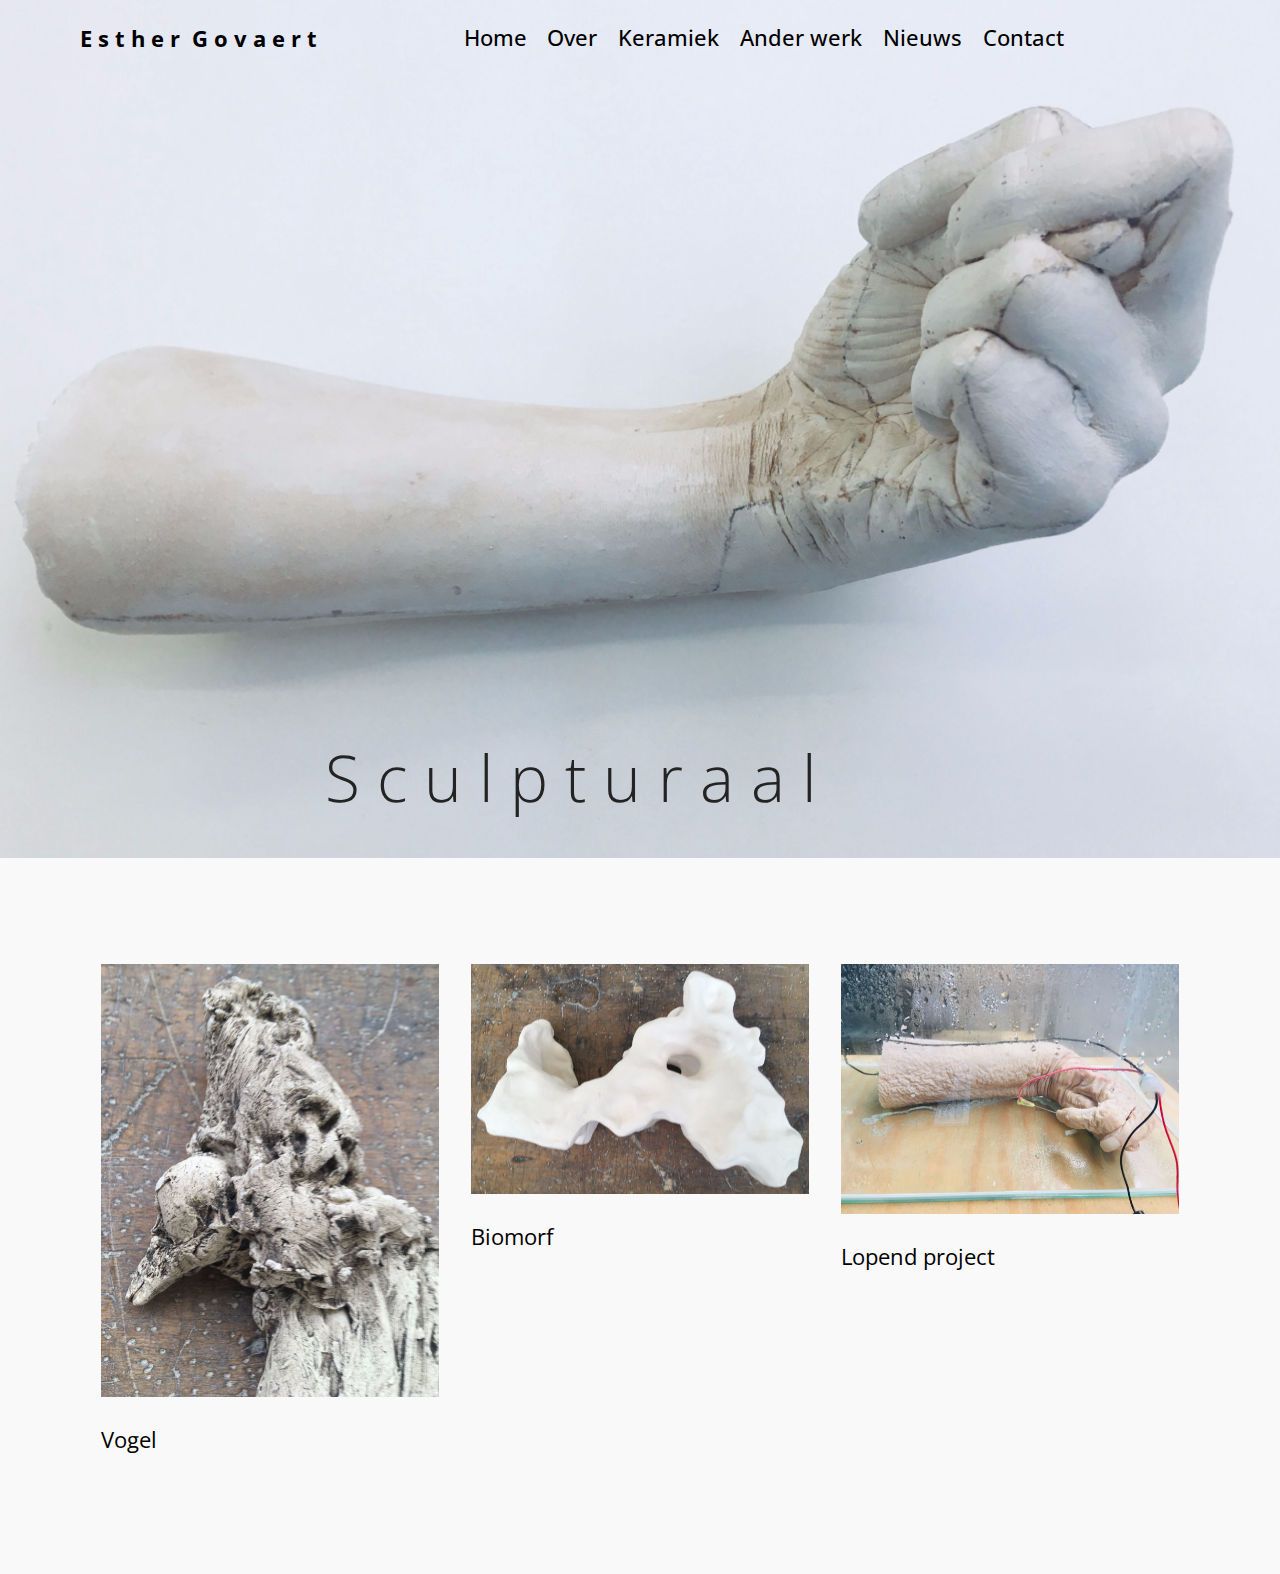
<file: Sculpturaal.html>
<!DOCTYPE html>
<html >
<head>
  <!-- Site made with Mobirise Website Builder v4.8.6, https://mobirise.com -->
  <meta charset="UTF-8">
  <meta http-equiv="X-UA-Compatible" content="IE=edge">
  <meta name="generator" content="Mobirise v4.8.6, mobirise.com">
  <meta name="viewport" content="width=device-width, initial-scale=1, minimum-scale=1">
  <link rel="shortcut icon" href="assets/images/logo2.png" type="image/x-icon">
  <meta name="description" content="Website Creator Description">
  <title>Sculpturaal</title>
  <link rel="stylesheet" href="assets/web/assets/mobirise-icons/mobirise-icons.css">
  <link rel="stylesheet" href="assets/tether/tether.min.css">
  <link rel="stylesheet" href="assets/bootstrap/css/bootstrap.min.css">
  <link rel="stylesheet" href="assets/bootstrap/css/bootstrap-grid.min.css">
  <link rel="stylesheet" href="assets/bootstrap/css/bootstrap-reboot.min.css">
  <link rel="stylesheet" href="assets/dropdown/css/style.css">
  <link rel="stylesheet" href="assets/theme/css/style.css">
  <link rel="stylesheet" href="assets/mobirise/css/mbr-additional.css" type="text/css">
  
  
  
</head>
<body>
  <section class="menu cid-rael9rpmkI" once="menu" id="menu1-8">

    

    <nav class="navbar navbar-expand beta-menu navbar-dropdown align-items-center navbar-toggleable-sm bg-color transparent">
        <button class="navbar-toggler navbar-toggler-right" type="button" data-toggle="collapse" data-target="#navbarSupportedContent" aria-controls="navbarSupportedContent" aria-expanded="false" aria-label="Toggle navigation">
            <div class="hamburger">
                <span></span>
                <span></span>
                <span></span>
                <span></span>
            </div>
        </button>
        <div class="menu-logo">
            <div class="navbar-brand">
                
                <span class="navbar-caption-wrap"><a class="navbar-caption text-black display-1" href="index.html">E s t h e r &nbsp;G o v a e r t</a></span>
            </div>
        </div>
        <div class="collapse navbar-collapse" id="navbarSupportedContent">
            <ul class="navbar-nav nav-dropdown nav-right" data-app-modern-menu="true"><li class="nav-item">
                    <a class="nav-link link text-black display-1" href="index.html">Home</a>
                </li><li class="nav-item"><a class="nav-link link text-black display-1" href="Over.html">Over</a></li><li class="nav-item"><a class="nav-link link text-black display-1" href="Keramiek.html">Keramiek</a></li><li class="nav-item"><a class="nav-link link text-black display-1" href="Ander werk.html">Ander werk</a></li><li class="nav-item"><a class="nav-link link text-black display-1" href="Nieuws.html">Nieuws</a></li>
                <li class="nav-item">
                    <a class="nav-link link text-black display-1" href="Contact.html">Contact &nbsp; &nbsp; &nbsp; &nbsp; &nbsp; &nbsp; &nbsp; &nbsp; &nbsp; &nbsp;&nbsp;</a>
                </li></ul>
            
        </div>
    </nav>
</section>

<section class="engine"><a href="https://mobirise.info/m">web design templates</a></section><section class="cid-rawwACV8w0" id="image2-s">

    

    <figure class="mbr-figure">
        <div class="image-block" style="width: 100%;">
            <img src="assets/images/img-6004-2880x2160.jpg" alt="Mobirise" title="">
            <figcaption class="mbr-figure-caption mbr-figure-caption-over">
                <div class="container pb-5 mbr-white align-center mbr-fonts-style display-2">S c u l p t u r a a l</div>
            </figcaption>
        </div>
    </figure>
</section>

<section class="features2 cid-rawyducPHd" id="features2-x">

    

    
    
    <div class="container">
        <div class="media-container-row">
            <div class="card p-3 col-12 col-md-6 col-lg-4">
                <div class="card-wrapper">
                    <div class="card-img">
                        <img src="assets/images/fullsizeoutput-7ac-676x901.jpg" alt="Mobirise" title="">
                    </div>
                    <div class="card-box">
                        <h4 class="card-title pb-3 mbr-fonts-style display-1"><a href="Vogel.html" class="text-black">Vogel</a></h4>
                        
                    </div>
                </div>
            </div>

            <div class="card p-3 col-12 col-md-6 col-lg-4">
                <div class="card-wrapper">
                    <div class="card-img">
                        <img src="assets/images/img-4553-676x507.jpg" alt="Mobirise" title="">
                    </div>
                    <div class="card-box ">
                        <h4 class="card-title pb-3 mbr-fonts-style display-1"><a href="Biomorf.html" class="text-black">Biomorf</a></h4>
                        
                    </div>
                </div>
            </div>

            <div class="card p-3 col-12 col-md-6 col-lg-4">
                <div class="card-wrapper">
                    <div class="card-img">
                        <img src="assets/images/arm-martin-uit-den-bogaard-676x507.jpg" alt="Mobirise" title="">
                    </div>
                    <div class="card-box">
                        <h4 class="card-title pb-3 mbr-fonts-style display-1"><a href="Lopend project.html" class="text-black">Lopend project</a></h4>
                        
                    </div>
                </div>
            </div>

            
        </div>
    </div>
</section>


  <script src="assets/web/assets/jquery/jquery.min.js"></script>
  <script src="assets/popper/popper.min.js"></script>
  <script src="assets/tether/tether.min.js"></script>
  <script src="assets/bootstrap/js/bootstrap.min.js"></script>
  <script src="assets/smoothscroll/smooth-scroll.js"></script>
  <script src="assets/dropdown/js/script.min.js"></script>
  <script src="assets/touchswipe/jquery.touch-swipe.min.js"></script>
  <script src="assets/theme/js/script.js"></script>
  
  
</body>
</html>
</file>
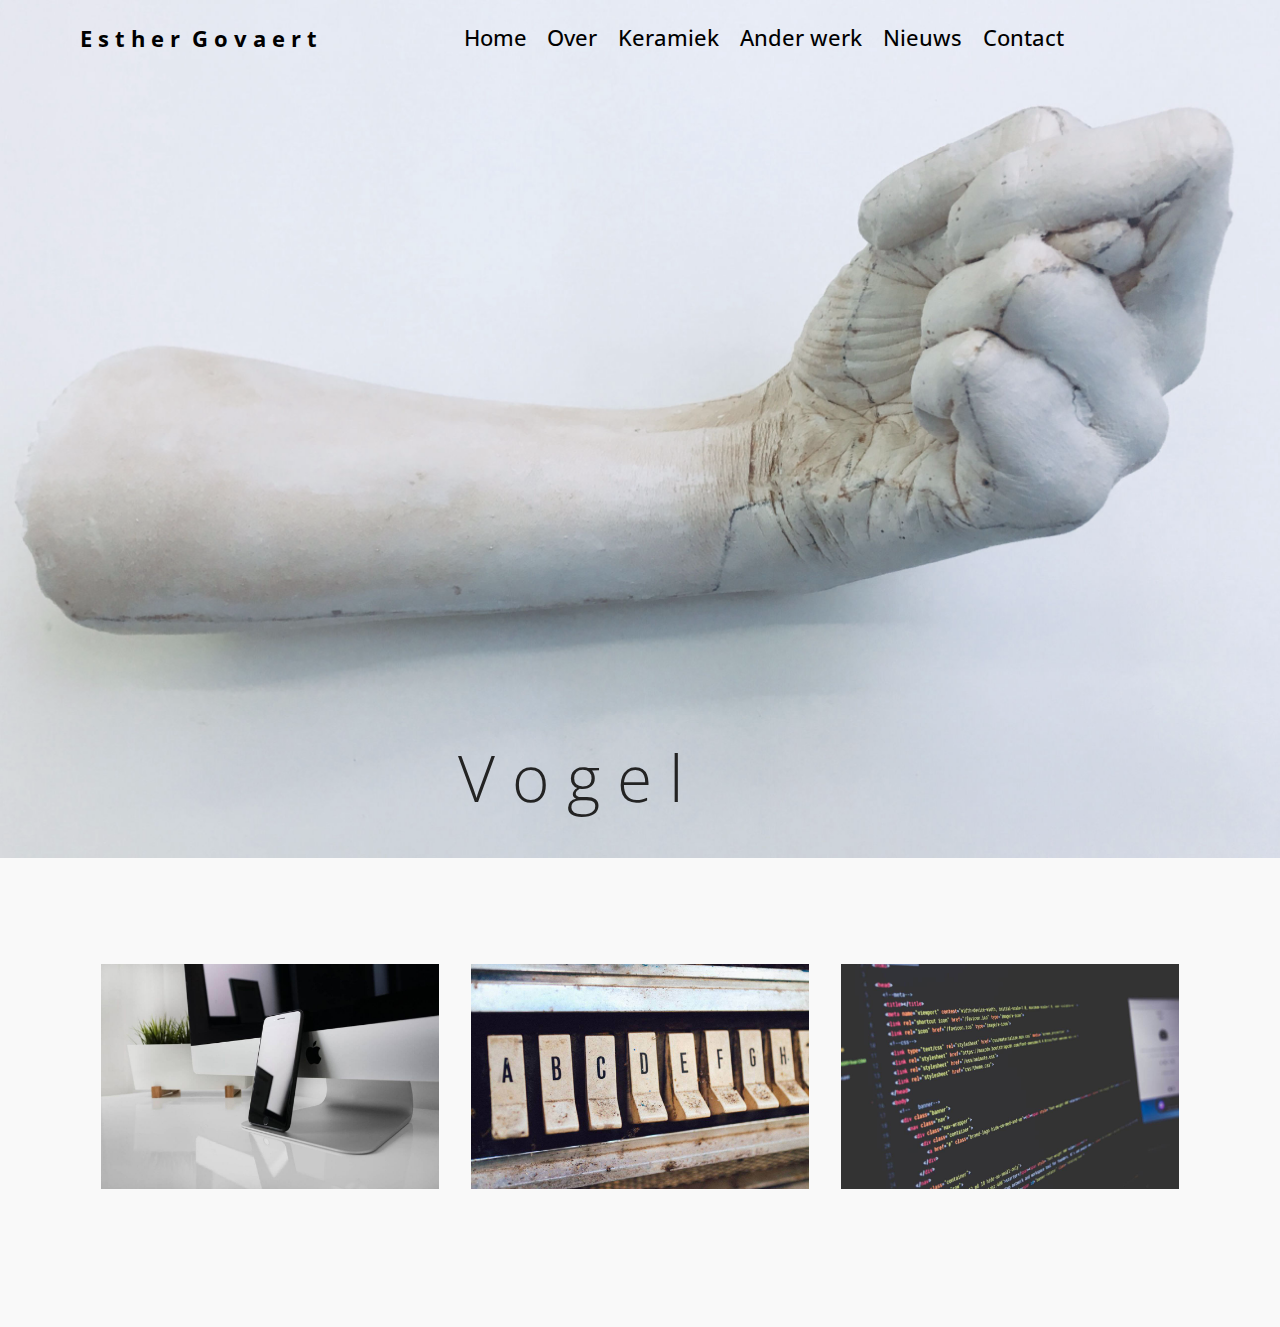
<file: Vogel.html>
<!DOCTYPE html>
<html >
<head>
  <!-- Site made with Mobirise Website Builder v4.8.6, https://mobirise.com -->
  <meta charset="UTF-8">
  <meta http-equiv="X-UA-Compatible" content="IE=edge">
  <meta name="generator" content="Mobirise v4.8.6, mobirise.com">
  <meta name="viewport" content="width=device-width, initial-scale=1, minimum-scale=1">
  <link rel="shortcut icon" href="assets/images/logo2.png" type="image/x-icon">
  <meta name="description" content="Web Site Creator Description">
  <title>Vogel</title>
  <link rel="stylesheet" href="assets/web/assets/mobirise-icons/mobirise-icons.css">
  <link rel="stylesheet" href="assets/tether/tether.min.css">
  <link rel="stylesheet" href="assets/bootstrap/css/bootstrap.min.css">
  <link rel="stylesheet" href="assets/bootstrap/css/bootstrap-grid.min.css">
  <link rel="stylesheet" href="assets/bootstrap/css/bootstrap-reboot.min.css">
  <link rel="stylesheet" href="assets/dropdown/css/style.css">
  <link rel="stylesheet" href="assets/theme/css/style.css">
  <link rel="stylesheet" href="assets/mobirise/css/mbr-additional.css" type="text/css">
  
  
  
</head>
<body>
  <section class="menu cid-rael9rpmkI" once="menu" id="menu1-b">

    

    <nav class="navbar navbar-expand beta-menu navbar-dropdown align-items-center navbar-toggleable-sm bg-color transparent">
        <button class="navbar-toggler navbar-toggler-right" type="button" data-toggle="collapse" data-target="#navbarSupportedContent" aria-controls="navbarSupportedContent" aria-expanded="false" aria-label="Toggle navigation">
            <div class="hamburger">
                <span></span>
                <span></span>
                <span></span>
                <span></span>
            </div>
        </button>
        <div class="menu-logo">
            <div class="navbar-brand">
                
                <span class="navbar-caption-wrap"><a class="navbar-caption text-black display-1" href="index.html">E s t h e r &nbsp;G o v a e r t</a></span>
            </div>
        </div>
        <div class="collapse navbar-collapse" id="navbarSupportedContent">
            <ul class="navbar-nav nav-dropdown nav-right" data-app-modern-menu="true"><li class="nav-item">
                    <a class="nav-link link text-black display-1" href="index.html">Home</a>
                </li><li class="nav-item"><a class="nav-link link text-black display-1" href="Over.html">Over</a></li><li class="nav-item"><a class="nav-link link text-black display-1" href="Keramiek.html">Keramiek</a></li><li class="nav-item"><a class="nav-link link text-black display-1" href="Ander werk.html">Ander werk</a></li><li class="nav-item"><a class="nav-link link text-black display-1" href="Nieuws.html">Nieuws</a></li>
                <li class="nav-item">
                    <a class="nav-link link text-black display-1" href="Contact.html">Contact &nbsp; &nbsp; &nbsp; &nbsp; &nbsp; &nbsp; &nbsp; &nbsp; &nbsp; &nbsp;&nbsp;</a>
                </li></ul>
            
        </div>
    </nav>
</section>

<section class="engine"><a href="https://mobirise.info/c">site builder</a></section><section class="cid-rawDLpJhPZ" id="image2-13">

    

    <figure class="mbr-figure">
        <div class="image-block" style="width: 100%;">
            <img src="assets/images/img-6004-2880x2160.jpg" alt="Mobirise" title="">
            <figcaption class="mbr-figure-caption mbr-figure-caption-over">
                <div class="container pb-5 mbr-white align-center mbr-fonts-style display-2">V o g e l</div>
            </figcaption>
        </div>
    </figure>
</section>

<section class="features2 cid-rawDP9rTAr" id="features2-14">

    

    
    
    <div class="container">
        <div class="media-container-row">
            <div class="card p-3 col-12 col-md-6 col-lg-4">
                <div class="card-wrapper">
                    <div class="card-img">
                        <img src="assets/images/01.jpg" alt="Mobirise">
                    </div>
                    <div class="card-box">
                        
                        
                    </div>
                </div>
            </div>

            <div class="card p-3 col-12 col-md-6 col-lg-4">
                <div class="card-wrapper">
                    <div class="card-img">
                        <img src="assets/images/02.jpg" alt="Mobirise">
                    </div>
                    <div class="card-box ">
                        
                        
                    </div>
                </div>
            </div>

            <div class="card p-3 col-12 col-md-6 col-lg-4">
                <div class="card-wrapper">
                    <div class="card-img">
                        <img src="assets/images/03.jpg" alt="Mobirise">
                    </div>
                    <div class="card-box">
                        
                        
                    </div>
                </div>
            </div>

            
        </div>
    </div>
</section>


  <script src="assets/web/assets/jquery/jquery.min.js"></script>
  <script src="assets/popper/popper.min.js"></script>
  <script src="assets/tether/tether.min.js"></script>
  <script src="assets/bootstrap/js/bootstrap.min.js"></script>
  <script src="assets/smoothscroll/smooth-scroll.js"></script>
  <script src="assets/dropdown/js/script.min.js"></script>
  <script src="assets/touchswipe/jquery.touch-swipe.min.js"></script>
  <script src="assets/theme/js/script.js"></script>
  
  
</body>
</html>
</file>
<file: assets/web/assets/mobirise-icons/mobirise-icons.css>
@font-face {
  font-family: 'MobiriseIcons';
  src:  url('mobirise-icons.eot?spat4u');
  src:  url('mobirise-icons.eot?spat4u#iefix') format('embedded-opentype'),
    url('mobirise-icons.ttf?spat4u') format('truetype'),
    url('mobirise-icons.woff?spat4u') format('woff'),
    url('mobirise-icons.svg?spat4u#MobiriseIcons') format('svg');
  font-weight: normal;
  font-style: normal;
}

[class^="mbri-"], [class*=" mbri-"] {
  /* use !important to prevent issues with browser extensions that change fonts */
  font-family: MobiriseIcons !important;
  speak: none;
  font-style: normal;
  font-weight: normal;
  font-variant: normal;
  text-transform: none;
  line-height: 1;

  /* Better Font Rendering =========== */
  -webkit-font-smoothing: antialiased;
  -moz-osx-font-smoothing: grayscale;
}

.mbri-add-submenu:before {
  content: "\e900";
}
.mbri-alert:before {
  content: "\e901";
}
.mbri-align-center:before {
  content: "\e902";
}
.mbri-align-justify:before {
  content: "\e903";
}
.mbri-align-left:before {
  content: "\e904";
}
.mbri-align-right:before {
  content: "\e905";
}
.mbri-android:before {
  content: "\e906";
}
.mbri-apple:before {
  content: "\e907";
}
.mbri-arrow-down:before {
  content: "\e908";
}
.mbri-arrow-next:before {
  content: "\e909";
}
.mbri-arrow-prev:before {
  content: "\e90a";
}
.mbri-arrow-up:before {
  content: "\e90b";
}
.mbri-bold:before {
  content: "\e90c";
}
.mbri-bookmark:before {
  content: "\e90d";
}
.mbri-bootstrap:before {
  content: "\e90e";
}
.mbri-briefcase:before {
  content: "\e90f";
}
.mbri-browse:before {
  content: "\e910";
}
.mbri-bulleted-list:before {
  content: "\e911";
}
.mbri-calendar:before {
  content: "\e912";
}
.mbri-camera:before {
  content: "\e913";
}
.mbri-cart-add:before {
  content: "\e914";
}
.mbri-cart-full:before {
  content: "\e915";
}
.mbri-cash:before {
  content: "\e916";
}
.mbri-change-style:before {
  content: "\e917";
}
.mbri-chat:before {
  content: "\e918";
}
.mbri-clock:before {
  content: "\e919";
}
.mbri-close:before {
  content: "\e91a";
}
.mbri-cloud:before {
  content: "\e91b";
}
.mbri-code:before {
  content: "\e91c";
}
.mbri-contact-form:before {
  content: "\e91d";
}
.mbri-credit-card:before {
  content: "\e91e";
}
.mbri-cursor-click:before {
  content: "\e91f";
}
.mbri-cust-feedback:before {
  content: "\e920";
}
.mbri-database:before {
  content: "\e921";
}
.mbri-delivery:before {
  content: "\e922";
}
.mbri-desktop:before {
  content: "\e923";
}
.mbri-devices:before {
  content: "\e924";
}
.mbri-down:before {
  content: "\e925";
}
.mbri-download:before {
  content: "\e989";
}
.mbri-drag-n-drop:before {
  content: "\e927";
}
.mbri-drag-n-drop2:before {
  content: "\e928";
}
.mbri-edit:before {
  content: "\e929";
}
.mbri-edit2:before {
  content: "\e92a";
}
.mbri-error:before {
  content: "\e92b";
}
.mbri-extension:before {
  content: "\e92c";
}
.mbri-features:before {
  content: "\e92d";
}
.mbri-file:before {
  content: "\e92e";
}
.mbri-flag:before {
  content: "\e92f";
}
.mbri-folder:before {
  content: "\e930";
}
.mbri-gift:before {
  content: "\e931";
}
.mbri-github:before {
  content: "\e932";
}
.mbri-globe:before {
  content: "\e933";
}
.mbri-globe-2:before {
  content: "\e934";
}
.mbri-growing-chart:before {
  content: "\e935";
}
.mbri-hearth:before {
  content: "\e936";
}
.mbri-help:before {
  content: "\e937";
}
.mbri-home:before {
  content: "\e938";
}
.mbri-hot-cup:before {
  content: "\e939";
}
.mbri-idea:before {
  content: "\e93a";
}
.mbri-image-gallery:before {
  content: "\e93b";
}
.mbri-image-slider:before {
  content: "\e93c";
}
.mbri-info:before {
  content: "\e93d";
}
.mbri-italic:before {
  content: "\e93e";
}
.mbri-key:before {
  content: "\e93f";
}
.mbri-laptop:before {
  content: "\e940";
}
.mbri-layers:before {
  content: "\e941";
}
.mbri-left-right:before {
  content: "\e942";
}
.mbri-left:before {
  content: "\e943";
}
.mbri-letter:before {
  content: "\e944";
}
.mbri-like:before {
  content: "\e945";
}
.mbri-link:before {
  content: "\e946";
}
.mbri-lock:before {
  content: "\e947";
}
.mbri-login:before {
  content: "\e948";
}
.mbri-logout:before {
  content: "\e949";
}
.mbri-magic-stick:before {
  content: "\e94a";
}
.mbri-map-pin:before {
  content: "\e94b";
}
.mbri-menu:before {
  content: "\e94c";
}
.mbri-mobile:before {
  content: "\e94d";
}
.mbri-mobile2:before {
  content: "\e94e";
}
.mbri-mobirise:before {
  content: "\e94f";
}
.mbri-more-horizontal:before {
  content: "\e950";
}
.mbri-more-vertical:before {
  content: "\e951";
}
.mbri-music:before {
  content: "\e952";
}
.mbri-new-file:before {
  content: "\e953";
}
.mbri-numbered-list:before {
  content: "\e954";
}
.mbri-opened-folder:before {
  content: "\e955";
}
.mbri-pages:before {
  content: "\e956";
}
.mbri-paper-plane:before {
  content: "\e957";
}
.mbri-paperclip:before {
  content: "\e958";
}
.mbri-photo:before {
  content: "\e959";
}
.mbri-photos:before {
  content: "\e95a";
}
.mbri-pin:before {
  content: "\e95b";
}
.mbri-play:before {
  content: "\e95c";
}
.mbri-plus:before {
  content: "\e95d";
}
.mbri-preview:before {
  content: "\e95e";
}
.mbri-print:before {
  content: "\e95f";
}
.mbri-protect:before {
  content: "\e960";
}
.mbri-question:before {
  content: "\e961";
}
.mbri-quote-left:before {
  content: "\e962";
}
.mbri-quote-right:before {
  content: "\e963";
}
.mbri-refresh:before {
  content: "\e964";
}
.mbri-responsive:before {
  content: "\e965";
}
.mbri-right:before {
  content: "\e966";
}
.mbri-rocket:before {
  content: "\e967";
}
.mbri-sad-face:before {
  content: "\e968";
}
.mbri-sale:before {
  content: "\e969";
}
.mbri-save:before {
  content: "\e96a";
}
.mbri-search:before {
  content: "\e96b";
}
.mbri-setting:before {
  content: "\e96c";
}
.mbri-setting2:before {
  content: "\e96d";
}
.mbri-setting3:before {
  content: "\e96e";
}
.mbri-share:before {
  content: "\e96f";
}
.mbri-shopping-bag:before {
  content: "\e970";
}
.mbri-shopping-basket:before {
  content: "\e971";
}
.mbri-shopping-cart:before {
  content: "\e972";
}
.mbri-sites:before {
  content: "\e973";
}
.mbri-smile-face:before {
  content: "\e974";
}
.mbri-speed:before {
  content: "\e975";
}
.mbri-star:before {
  content: "\e976";
}
.mbri-success:before {
  content: "\e977";
}
.mbri-sun:before {
  content: "\e978";
}
.mbri-sun2:before {
  content: "\e979";
}
.mbri-tablet:before {
  content: "\e97a";
}
.mbri-tablet-vertical:before {
  content: "\e97b";
}
.mbri-target:before {
  content: "\e97c";
}
.mbri-timer:before {
  content: "\e97d";
}
.mbri-to-ftp:before {
  content: "\e97e";
}
.mbri-to-local-drive:before {
  content: "\e97f";
}
.mbri-touch-swipe:before {
  content: "\e980";
}
.mbri-touch:before {
  content: "\e981";
}
.mbri-trash:before {
  content: "\e982";
}
.mbri-underline:before {
  content: "\e983";
}
.mbri-unlink:before {
  content: "\e984";
}
.mbri-unlock:before {
  content: "\e985";
}
.mbri-up-down:before {
  content: "\e986";
}
.mbri-up:before {
  content: "\e987";
}
.mbri-update:before {
  content: "\e988";
}
.mbri-upload:before {
 content: "\e926"; 
}
.mbri-user:before {
  content: "\e98a";
}
.mbri-user2:before {
  content: "\e98b";
}
.mbri-users:before {
  content: "\e98c";
}
.mbri-video:before {
  content: "\e98d";
}
.mbri-video-play:before {
  content: "\e98e";
}
.mbri-watch:before {
  content: "\e98f";
}
.mbri-website-theme:before {
  content: "\e990";
}
.mbri-wifi:before {
  content: "\e991";
}
.mbri-windows:before {
  content: "\e992";
}
.mbri-zoom-out:before {
  content: "\e993";
}
.mbri-redo:before {
  content: "\e994";
}
.mbri-undo:before {
  content: "\e995";
}
</file>
<file: assets/dropdown/css/style.css>
.navbar-dropdown {
  left: 0;
  padding: 0;
  position: absolute;
  right: 0;
  top: 0;
  transition: all 0.45s ease;
  z-index: 1030;
  background: #282828; }
  .navbar-dropdown .navbar-logo {
    margin-right: 0.8rem;
    transition: margin 0.3s ease-in-out;
    vertical-align: middle; }
    .navbar-dropdown .navbar-logo img {
      height: 3.125rem;
      transition: all 0.3s ease-in-out; }
    .navbar-dropdown .navbar-logo.mbr-iconfont {
      font-size: 3.125rem;
      line-height: 3.125rem; }
  .navbar-dropdown .navbar-caption {
    font-weight: 700;
    white-space: normal;
    vertical-align: -4px;
    line-height: 3.125rem !important; }
    .navbar-dropdown .navbar-caption, .navbar-dropdown .navbar-caption:hover {
      color: inherit;
      text-decoration: none; }
  .navbar-dropdown .mbr-iconfont + .navbar-caption {
    vertical-align: -1px; }
  .navbar-dropdown.navbar-fixed-top {
    position: fixed; }
  .navbar-dropdown .navbar-brand span {
    vertical-align: -4px; }
  .navbar-dropdown.bg-color.transparent {
    background: none; }
  .navbar-dropdown.navbar-short .navbar-brand {
    padding: 0.625rem 0; }
    .navbar-dropdown.navbar-short .navbar-brand span {
      vertical-align: -1px; }
  .navbar-dropdown.navbar-short .navbar-caption {
    line-height: 2.375rem !important;
    vertical-align: -2px; }
  .navbar-dropdown.navbar-short .navbar-logo {
    margin-right: 0.5rem; }
    .navbar-dropdown.navbar-short .navbar-logo img {
      height: 2.375rem; }
    .navbar-dropdown.navbar-short .navbar-logo.mbr-iconfont {
      font-size: 2.375rem;
      line-height: 2.375rem; }
  .navbar-dropdown.navbar-short .mbr-table-cell {
    height: 3.625rem; }
  .navbar-dropdown .navbar-close {
    left: 0.6875rem;
    position: fixed;
    top: 0.75rem;
    z-index: 1000; }
  .navbar-dropdown .hamburger-icon {
    content: "";
    display: inline-block;
    vertical-align: middle;
    width: 16px;
    -webkit-box-shadow: 0 -6px 0 1px #282828,0 0 0 1px #282828,0 6px 0 1px #282828;
    -moz-box-shadow: 0 -6px 0 1px #282828,0 0 0 1px #282828,0 6px 0 1px #282828;
    box-shadow: 0 -6px 0 1px #282828,0 0 0 1px #282828,0 6px 0 1px #282828; }

.dropdown-menu .dropdown-toggle[data-toggle="dropdown-submenu"]::after {
  border-bottom: 0.35em solid transparent;
  border-left: 0.35em solid;
  border-right: 0;
  border-top: 0.35em solid transparent;
  margin-left: 0.3rem; }

.dropdown-menu .dropdown-item:focus {
  outline: 0; }

.nav-dropdown {
  font-size: 0.75rem;
  font-weight: 500;
  height: auto !important; }
  .nav-dropdown .nav-btn {
    padding-left: 1rem; }
  .nav-dropdown .link {
    margin: .667em 1.667em;
    font-weight: 500;
    padding: 0;
    transition: color .2s ease-in-out; }
    .nav-dropdown .link.dropdown-toggle {
      margin-right: 2.583em; }
      .nav-dropdown .link.dropdown-toggle::after {
        margin-left: .25rem;
        border-top: 0.35em solid;
        border-right: 0.35em solid transparent;
        border-left: 0.35em solid transparent;
        border-bottom: 0; }
      .nav-dropdown .link.dropdown-toggle[aria-expanded="true"] {
        margin: 0;
        padding: 0.667em 3.263em  0.667em 1.667em; }
  .nav-dropdown .link::after,
  .nav-dropdown .dropdown-item::after {
    color: inherit; }
  .nav-dropdown .btn {
    font-size: 0.75rem;
    font-weight: 700;
    letter-spacing: 0;
    margin-bottom: 0;
    padding-left: 1.25rem;
    padding-right: 1.25rem; }
  .nav-dropdown .dropdown-menu {
    border-radius: 0;
    border: 0;
    left: 0;
    margin: 0;
    padding-bottom: 1.25rem;
    padding-top: 1.25rem;
    position: relative; }
  .nav-dropdown .dropdown-submenu {
    margin-left: 0.125rem;
    top: 0; }
  .nav-dropdown .dropdown-item {
    font-weight: 500;
    line-height: 2;
    padding: 0.3846em 4.615em 0.3846em 1.5385em;
    position: relative;
    transition: color .2s ease-in-out, background-color .2s ease-in-out; }
    .nav-dropdown .dropdown-item::after {
      margin-top: -0.3077em;
      position: absolute;
      right: 1.1538em;
      top: 50%; }
    .nav-dropdown .dropdown-item:focus, .nav-dropdown .dropdown-item:hover {
      background: none; }

@media (max-width: 767px) {
  .nav-dropdown.navbar-toggleable-sm {
    bottom: 0;
    display: none;
    left: 0;
    overflow-x: hidden;
    position: fixed;
    top: 0;
    transform: translateX(-100%);
    -ms-transform: translateX(-100%);
    -webkit-transform: translateX(-100%);
    width: 18.75rem;
    z-index: 999; } }
.nav-dropdown.navbar-toggleable-xl {
  bottom: 0;
  display: none;
  left: 0;
  overflow-x: hidden;
  position: fixed;
  top: 0;
  transform: translateX(-100%);
  -ms-transform: translateX(-100%);
  -webkit-transform: translateX(-100%);
  width: 18.75rem;
  z-index: 999; }

.nav-dropdown-sm {
  display: block !important;
  overflow-x: hidden;
  overflow: auto;
  padding-top: 3.875rem; }
  .nav-dropdown-sm::after {
    content: "";
    display: block;
    height: 3rem;
    width: 100%; }
  .nav-dropdown-sm.collapse.in ~ .navbar-close {
    display: block !important; }
  .nav-dropdown-sm.collapsing, .nav-dropdown-sm.collapse.in {
    transform: translateX(0);
    -ms-transform: translateX(0);
    -webkit-transform: translateX(0);
    transition: all 0.25s ease-out;
    -webkit-transition: all 0.25s ease-out;
    background: #282828; }
  .nav-dropdown-sm.collapsing[aria-expanded="false"] {
    transform: translateX(-100%);
    -ms-transform: translateX(-100%);
    -webkit-transform: translateX(-100%); }
  .nav-dropdown-sm .nav-item {
    display: block;
    margin-left: 0 !important;
    padding-left: 0; }
  .nav-dropdown-sm .link,
  .nav-dropdown-sm .dropdown-item {
    border-top: 1px dotted rgba(255, 255, 255, 0.1);
    font-size: 0.8125rem;
    line-height: 1.6;
    margin: 0 !important;
    padding: 0.875rem 2.4rem 0.875rem 1.5625rem !important;
    position: relative;
    white-space: normal; }
    .nav-dropdown-sm .link:focus, .nav-dropdown-sm .link:hover,
    .nav-dropdown-sm .dropdown-item:focus,
    .nav-dropdown-sm .dropdown-item:hover {
      background: rgba(0, 0, 0, 0.2) !important;
      color: #c0a375; }
  .nav-dropdown-sm .nav-btn {
    position: relative;
    padding: 1.5625rem 1.5625rem 0 1.5625rem; }
    .nav-dropdown-sm .nav-btn::before {
      border-top: 1px dotted rgba(255, 255, 255, 0.1);
      content: "";
      left: 0;
      position: absolute;
      top: 0;
      width: 100%; }
    .nav-dropdown-sm .nav-btn + .nav-btn {
      padding-top: 0.625rem; }
      .nav-dropdown-sm .nav-btn + .nav-btn::before {
        display: none; }
  .nav-dropdown-sm .btn {
    padding: 0.625rem 0; }
  .nav-dropdown-sm .dropdown-toggle[data-toggle="dropdown-submenu"]::after {
    margin-left: .25rem;
    border-top: 0.35em solid;
    border-right: 0.35em solid transparent;
    border-left: 0.35em solid transparent;
    border-bottom: 0; }
  .nav-dropdown-sm .dropdown-toggle[data-toggle="dropdown-submenu"][aria-expanded="true"]::after {
    border-top: 0;
    border-right: 0.35em solid transparent;
    border-left: 0.35em solid transparent;
    border-bottom: 0.35em solid; }
  .nav-dropdown-sm .dropdown-menu {
    margin: 0;
    padding: 0;
    position: relative;
    top: 0;
    left: 0;
    width: 100%;
    border: 0;
    float: none;
    border-radius: 0;
    background: none; }
  .nav-dropdown-sm .dropdown-submenu {
    left: 100%;
    margin-left: 0.125rem;
    margin-top: -1.25rem;
    top: 0; }

.navbar-toggleable-sm .nav-dropdown .dropdown-menu {
  position: absolute; }

.navbar-toggleable-sm .nav-dropdown .dropdown-submenu {
  left: 100%;
  margin-left: 0.125rem;
  margin-top: -1.25rem;
  top: 0; }

.navbar-toggleable-sm.opened .nav-dropdown .dropdown-menu {
  position: relative; }

.navbar-toggleable-sm.opened .nav-dropdown .dropdown-submenu {
  left: 0;
  margin-left: 00rem;
  margin-top: 0rem;
  top: 0; }

.is-builder .nav-dropdown.collapsing {
  transition: none !important; }

/*# sourceMappingURL=style.css.map */
</file>
<file: assets/theme/css/style.css>
/*!
 * Mobirise v4 theme (https://mobirise.com/)
 * Copyright 2017 Mobirise
 */section{background-color:#eeeeee}section,.container,.container-fluid{position:relative;word-wrap:break-word}a.mbr-iconfont:hover{text-decoration:none}.article .lead p,.article .lead ul,.article .lead ol,.article .lead pre,.article .lead blockquote{margin-bottom:0}a{font-style:normal;font-weight:400;cursor:pointer}a,a:hover{text-decoration:none}figure{margin-bottom:0}body{color:#232323}h1,h2,h3,h4,h5,h6,.h1,.h2,.h3,.h4,.h5,.h6,.display-1,.display-2,.display-3,.display-4{line-height:1;word-break:break-word;word-wrap:break-word}b,strong{font-weight:bold}blockquote{padding:10px 0 10px 20px;position:relative;border-left:2px solid;border-color:#ff3366}input:-webkit-autofill,input:-webkit-autofill:hover,input:-webkit-autofill:focus,input:-webkit-autofill:active{transition-delay:9999s;transition-property:background-color, color}textarea[type="hidden"]{display:none}body{position:relative}section{background-position:50% 50%;background-repeat:no-repeat;background-size:cover}section .mbr-background-video,section .mbr-background-video-preview{position:absolute;bottom:0;left:0;right:0;top:0}.hidden{visibility:hidden}.mbr-z-index20{z-index:20}/*! Base colors */.mbr-white{color:#ffffff}.mbr-black{color:#000000}.mbr-bg-white{background-color:#ffffff}.mbr-bg-black{background-color:#000000}/*! Text-aligns */.align-left{text-align:left}.align-center{text-align:center}.align-right{text-align:right}@media (max-width: 767px){.align-left,.align-center,.align-right,.mbr-section-btn,.mbr-section-title{text-align:center}}/*! Font-weight  */.mbr-light{font-weight:300}.mbr-regular{font-weight:400}.mbr-semibold{font-weight:500}.mbr-bold{font-weight:700}/*! Media  */.media-size-item{-webkit-flex:1 1 auto;-moz-flex:1 1 auto;-ms-flex:1 1 auto;-o-flex:1 1 auto;flex:1 1 auto}.media-content{-webkit-flex-basis:100%;flex-basis:100%}.media-container-row{display:-ms-flexbox;display:-webkit-flex;display:flex;-webkit-flex-direction:row;-ms-flex-direction:row;flex-direction:row;-webkit-flex-wrap:wrap;-ms-flex-wrap:wrap;flex-wrap:wrap;-webkit-justify-content:center;-ms-flex-pack:center;justify-content:center;-webkit-align-content:center;-ms-flex-line-pack:center;align-content:center;-webkit-align-items:start;-ms-flex-align:start;align-items:start}.media-container-row .media-size-item{width:400px}.media-container-column{display:-ms-flexbox;display:-webkit-flex;display:flex;-webkit-flex-direction:column;-ms-flex-direction:column;flex-direction:column;-webkit-flex-wrap:wrap;-ms-flex-wrap:wrap;flex-wrap:wrap;-webkit-justify-content:center;-ms-flex-pack:center;justify-content:center;-webkit-align-content:center;-ms-flex-line-pack:center;align-content:center;-webkit-align-items:stretch;-ms-flex-align:stretch;align-items:stretch}.media-container-column>*{width:100%}@media (min-width: 992px){.media-container-row{-webkit-flex-wrap:nowrap;-ms-flex-wrap:nowrap;flex-wrap:nowrap}}figure{overflow:hidden}figure[mbr-media-size]{transition:width 0.1s}.mbr-figure img,.mbr-figure iframe{display:block;width:100%}.card{background-color:transparent;border:none}.card-img{text-align:center;flex-shrink:0;-webkit-flex-shrink:0}.media{max-width:100%;margin:0 auto}.mbr-figure{-ms-flex-item-align:center;-ms-grid-row-align:center;-webkit-align-self:center;align-self:center}.media-container>div{max-width:100%}.mbr-figure img,.card-img img{width:100%}@media (max-width: 991px){.media-size-item{width:auto !important}.media{width:auto}.mbr-figure{width:100% !important}}/*! Buttons */.mbr-section-btn{margin-left:-.25rem;margin-right:-.25rem;font-size:0}nav .mbr-section-btn{margin-left:0rem;margin-right:0rem}/*! Btn icon margin */.btn .mbr-iconfont,.btn.btn-sm .mbr-iconfont{cursor:pointer;margin-right:0.5rem}.btn.btn-md .mbr-iconfont,.btn.btn-md .mbr-iconfont{margin-right:0.8rem}.mbr-regular{font-weight:400}.mbr-semibold{font-weight:500}.mbr-bold{font-weight:700}[type="submit"]{-webkit-appearance:none}/*! Full-screen */.mbr-fullscreen .mbr-overlay{min-height:100vh}.mbr-fullscreen{display:flex;display:-webkit-flex;display:-moz-flex;display:-ms-flex;display:-o-flex;align-items:center;-webkit-align-items:center;min-height:100vh;padding-top:3rem;padding-bottom:3rem}/*! Map */.map{height:25rem;position:relative}.map iframe{width:100%;height:100%}.form-asterisk{font-family:initial;position:absolute;top:-2px;font-weight:normal}/*! Scroll to top arrow */.mbr-arrow-up{bottom:25px;right:90px;position:fixed;text-align:right;z-index:5000;color:#ffffff;font-size:32px;transform:rotate(180deg);-webkit-transform:rotate(180deg)}.mbr-arrow-up a{background:rgba(0,0,0,0.2);border-radius:3px;color:#fff;display:inline-block;height:60px;width:60px;outline-style:none !important;position:relative;text-decoration:none;transition:all .3s ease-in-out;cursor:pointer;text-align:center}.mbr-arrow-up a:hover{background-color:rgba(0,0,0,0.4)}.mbr-arrow-up a i{line-height:60px}.mbr-arrow-up-icon{display:block;color:#fff}.mbr-arrow-up-icon::before{content:"\203a";display:inline-block;font-family:serif;font-size:32px;line-height:1;font-style:normal;position:relative;top:6px;left:-4px;-webkit-transform:rotate(-90deg);transform:rotate(-90deg)}/*! Arrow Down */.mbr-arrow{position:absolute;bottom:45px;left:50%;width:60px;height:60px;cursor:pointer;background-color:rgba(80,80,80,0.5);border-radius:50%;-webkit-transform:translateX(-50%);transform:translateX(-50%)}.mbr-arrow>a{display:inline-block;text-decoration:none;outline-style:none;-webkit-animation:arrowdown 1.7s ease-in-out infinite;animation:arrowdown 1.7s ease-in-out infinite}.mbr-arrow>a>i{position:absolute;top:-2px;left:15px;font-size:2rem}@keyframes arrowdown{0%{transform:translateY(0px);-webkit-transform:translateY(0px)}50%{transform:translateY(-5px);-webkit-transform:translateY(-5px)}100%{transform:translateY(0px);-webkit-transform:translateY(0px)}}@-webkit-keyframes arrowdown{0%{transform:translateY(0px);-webkit-transform:translateY(0px)}50%{transform:translateY(-5px);-webkit-transform:translateY(-5px)}100%{transform:translateY(0px);-webkit-transform:translateY(0px)}}@media (max-width: 500px){.mbr-arrow-up{left:50%;right:auto;transform:translateX(-50%) rotate(180deg);-webkit-transform:translateX(-50%) rotate(180deg)}}@keyframes gradient-animation{from{background-position:0% 100%;animation-timing-function:ease-in-out}to{background-position:100% 0%;animation-timing-function:ease-in-out}}@-webkit-keyframes gradient-animation{from{background-position:0% 100%;animation-timing-function:ease-in-out}to{background-position:100% 0%;animation-timing-function:ease-in-out}}.bg-gradient{background-size:200% 200%;animation:gradient-animation 5s infinite alternate;-webkit-animation:gradient-animation 5s infinite alternate}.menu .navbar-brand{display:-webkit-flex}.menu .navbar-brand span{display:flex;display:-webkit-flex}.menu .navbar-brand .navbar-caption-wrap{display:-webkit-flex}.menu .navbar-brand .navbar-logo img{display:-webkit-flex}@media (min-width: 768px) and (max-width: 991px){.menu .navbar-toggleable-sm .navbar-nav{display:-webkit-box;display:-webkit-flex;display:-ms-flexbox}}@media (min-width: 992px){.menu .navbar-nav.nav-dropdown{display:-webkit-flex}.menu .navbar-toggleable-sm .navbar-collapse{display:-webkit-flex !important}}.navbar{display:-webkit-flex;-webkit-flex-wrap:wrap;-webkit-align-items:center;-webkit-justify-content:space-between}.navbar-collapse{-webkit-flex-basis:100%;-webkit-flex-grow:1;-webkit-align-items:center}.nav-dropdown .link{padding:.667em 1.667em !important;margin:0 !important}.nav{display:-webkit-flex;-webkit-flex-wrap:wrap}.row{display:-webkit-flex;-webkit-flex-wrap:wrap}.justify-content-center{-webkit-justify-content:center}.form-inline{display:-webkit-flex;-webkit-flex-flow:row wrap;-webkit-align-items:center}.card-wrapper{flex:1;-webkit-flex:1}.carousel-control{display:-webkit-flex;-webkit-align-items:center;-webkit-justify-content:center}.carousel-controls{display:-webkit-flex}.media{display:-webkit-flex}
/*# sourceMappingURL=style.css.map */
.engine {
	position: absolute;
	text-indent: -2400px;
	text-align: center;
	padding: 0;
	top: 0;
	left: -2400px;
}
</file>
<file: assets/mobirise/css/mbr-additional.css>
@import url(https://fonts.googleapis.com/css?family=Open+Sans+Condensed:300,300i,700);
@import url(https://fonts.googleapis.com/css?family=Rubik:300,300i,400,400i,500,500i,700,700i,900,900i);





body {
  font-style: normal;
  line-height: 1.5;
}
.mbr-section-title {
  font-style: normal;
  line-height: 1.2;
}
.mbr-section-subtitle {
  line-height: 1.3;
}
.mbr-text {
  font-style: normal;
  line-height: 1.6;
}
.display-1 {
  font-family: 'Open Sans Condensed', sans-serif;
  font-size: 1.4rem;
}
.display-1 > .mbr-iconfont {
  font-size: 2.24rem;
}
.display-2 {
  font-family: 'Open Sans Condensed', sans-serif;
  font-size: 4rem;
}
.display-2 > .mbr-iconfont {
  font-size: 6.4rem;
}
.display-4 {
  font-family: 'Rubik', sans-serif;
  font-size: 1rem;
}
.display-4 > .mbr-iconfont {
  font-size: 1.6rem;
}
.display-5 {
  font-family: 'Open Sans Condensed', sans-serif;
  font-size: 1.6rem;
}
.display-5 > .mbr-iconfont {
  font-size: 2.56rem;
}
.display-7 {
  font-family: 'Open Sans Condensed', sans-serif;
  font-size: 1rem;
}
.display-7 > .mbr-iconfont {
  font-size: 1.6rem;
}
/* ---- Fluid typography for mobile devices ---- */
/* 1.4 - font scale ratio ( bootstrap == 1.42857 ) */
/* 100vw - current viewport width */
/* (48 - 20)  48 == 48rem == 768px, 20 == 20rem == 320px(minimal supported viewport) */
/* 0.65 - min scale variable, may vary */
@media (max-width: 768px) {
  .display-1 {
    font-size: 1.12rem;
    font-size: calc( 1.14rem + (1.4 - 1.14) * ((100vw - 20rem) / (48 - 20)));
    line-height: calc( 1.4 * (1.14rem + (1.4 - 1.14) * ((100vw - 20rem) / (48 - 20))));
  }
  .display-2 {
    font-size: 3.2rem;
    font-size: calc( 2.05rem + (4 - 2.05) * ((100vw - 20rem) / (48 - 20)));
    line-height: calc( 1.4 * (2.05rem + (4 - 2.05) * ((100vw - 20rem) / (48 - 20))));
  }
  .display-4 {
    font-size: 0.8rem;
    font-size: calc( 1rem + (1 - 1) * ((100vw - 20rem) / (48 - 20)));
    line-height: calc( 1.4 * (1rem + (1 - 1) * ((100vw - 20rem) / (48 - 20))));
  }
  .display-5 {
    font-size: 1.28rem;
    font-size: calc( 1.21rem + (1.6 - 1.21) * ((100vw - 20rem) / (48 - 20)));
    line-height: calc( 1.4 * (1.21rem + (1.6 - 1.21) * ((100vw - 20rem) / (48 - 20))));
  }
}
/* Buttons */
.btn {
  font-weight: 500;
  border-width: 2px;
  font-style: normal;
  letter-spacing: 1px;
  margin: .4rem .8rem;
  white-space: normal;
  -webkit-transition: all 0.3s ease-in-out;
  -moz-transition: all 0.3s ease-in-out;
  transition: all 0.3s ease-in-out;
  display: inline-flex;
  align-items: center;
  justify-content: center;
  word-break: break-word;
  -webkit-align-items: center;
  -webkit-justify-content: center;
  display: -webkit-inline-flex;
  padding: 1rem 3rem;
  border-radius: 3px;
}
.btn-sm {
  font-weight: 500;
  letter-spacing: 1px;
  -webkit-transition: all 0.3s ease-in-out;
  -moz-transition: all 0.3s ease-in-out;
  transition: all 0.3s ease-in-out;
  padding: 0.6rem 1.5rem;
  border-radius: 3px;
}
.btn-md {
  font-weight: 500;
  letter-spacing: 1px;
  margin: .4rem .8rem !important;
  -webkit-transition: all 0.3s ease-in-out;
  -moz-transition: all 0.3s ease-in-out;
  transition: all 0.3s ease-in-out;
  padding: 1rem 3rem;
  border-radius: 3px;
}
.btn-lg {
  font-weight: 500;
  letter-spacing: 1px;
  margin: .4rem .8rem !important;
  -webkit-transition: all 0.3s ease-in-out;
  -moz-transition: all 0.3s ease-in-out;
  transition: all 0.3s ease-in-out;
  padding: 1.2rem 3.2rem;
  border-radius: 3px;
}
.bg-primary {
  background-color: #149dcc !important;
}
.bg-success {
  background-color: #f7ed4a !important;
}
.bg-info {
  background-color: #82786e !important;
}
.bg-warning {
  background-color: #879a9f !important;
}
.bg-danger {
  background-color: #b1a374 !important;
}
.btn-primary,
.btn-primary:active {
  background-color: #149dcc !important;
  border-color: #149dcc !important;
  color: #ffffff !important;
}
.btn-primary:hover,
.btn-primary:focus,
.btn-primary.focus,
.btn-primary.active {
  color: #ffffff !important;
  background-color: #0d6786 !important;
  border-color: #0d6786 !important;
}
.btn-primary.disabled,
.btn-primary:disabled {
  color: #ffffff !important;
  background-color: #0d6786 !important;
  border-color: #0d6786 !important;
}
.btn-secondary,
.btn-secondary:active {
  background-color: #ff3366 !important;
  border-color: #ff3366 !important;
  color: #ffffff !important;
}
.btn-secondary:hover,
.btn-secondary:focus,
.btn-secondary.focus,
.btn-secondary.active {
  color: #ffffff !important;
  background-color: #e50039 !important;
  border-color: #e50039 !important;
}
.btn-secondary.disabled,
.btn-secondary:disabled {
  color: #ffffff !important;
  background-color: #e50039 !important;
  border-color: #e50039 !important;
}
.btn-info,
.btn-info:active {
  background-color: #82786e !important;
  border-color: #82786e !important;
  color: #ffffff !important;
}
.btn-info:hover,
.btn-info:focus,
.btn-info.focus,
.btn-info.active {
  color: #ffffff !important;
  background-color: #59524b !important;
  border-color: #59524b !important;
}
.btn-info.disabled,
.btn-info:disabled {
  color: #ffffff !important;
  background-color: #59524b !important;
  border-color: #59524b !important;
}
.btn-success,
.btn-success:active {
  background-color: #f7ed4a !important;
  border-color: #f7ed4a !important;
  color: #3f3c03 !important;
}
.btn-success:hover,
.btn-success:focus,
.btn-success.focus,
.btn-success.active {
  color: #3f3c03 !important;
  background-color: #eadd0a !important;
  border-color: #eadd0a !important;
}
.btn-success.disabled,
.btn-success:disabled {
  color: #3f3c03 !important;
  background-color: #eadd0a !important;
  border-color: #eadd0a !important;
}
.btn-warning,
.btn-warning:active {
  background-color: #879a9f !important;
  border-color: #879a9f !important;
  color: #ffffff !important;
}
.btn-warning:hover,
.btn-warning:focus,
.btn-warning.focus,
.btn-warning.active {
  color: #ffffff !important;
  background-color: #617479 !important;
  border-color: #617479 !important;
}
.btn-warning.disabled,
.btn-warning:disabled {
  color: #ffffff !important;
  background-color: #617479 !important;
  border-color: #617479 !important;
}
.btn-danger,
.btn-danger:active {
  background-color: #b1a374 !important;
  border-color: #b1a374 !important;
  color: #ffffff !important;
}
.btn-danger:hover,
.btn-danger:focus,
.btn-danger.focus,
.btn-danger.active {
  color: #ffffff !important;
  background-color: #8b7d4e !important;
  border-color: #8b7d4e !important;
}
.btn-danger.disabled,
.btn-danger:disabled {
  color: #ffffff !important;
  background-color: #8b7d4e !important;
  border-color: #8b7d4e !important;
}
.btn-white {
  color: #333333 !important;
}
.btn-white,
.btn-white:active {
  background-color: #ffffff !important;
  border-color: #ffffff !important;
  color: #808080 !important;
}
.btn-white:hover,
.btn-white:focus,
.btn-white.focus,
.btn-white.active {
  color: #808080 !important;
  background-color: #d9d9d9 !important;
  border-color: #d9d9d9 !important;
}
.btn-white.disabled,
.btn-white:disabled {
  color: #808080 !important;
  background-color: #d9d9d9 !important;
  border-color: #d9d9d9 !important;
}
.btn-black,
.btn-black:active {
  background-color: #333333 !important;
  border-color: #333333 !important;
  color: #ffffff !important;
}
.btn-black:hover,
.btn-black:focus,
.btn-black.focus,
.btn-black.active {
  color: #ffffff !important;
  background-color: #0d0d0d !important;
  border-color: #0d0d0d !important;
}
.btn-black.disabled,
.btn-black:disabled {
  color: #ffffff !important;
  background-color: #0d0d0d !important;
  border-color: #0d0d0d !important;
}
.btn-primary-outline,
.btn-primary-outline:active {
  background: none;
  border-color: #0b566f;
  color: #0b566f;
}
.btn-primary-outline:hover,
.btn-primary-outline:focus,
.btn-primary-outline.focus,
.btn-primary-outline.active {
  color: #ffffff;
  background-color: #149dcc;
  border-color: #149dcc;
}
.btn-primary-outline.disabled,
.btn-primary-outline:disabled {
  color: #ffffff !important;
  background-color: #149dcc !important;
  border-color: #149dcc !important;
}
.btn-secondary-outline,
.btn-secondary-outline:active {
  background: none;
  border-color: #cc0033;
  color: #cc0033;
}
.btn-secondary-outline:hover,
.btn-secondary-outline:focus,
.btn-secondary-outline.focus,
.btn-secondary-outline.active {
  color: #ffffff;
  background-color: #ff3366;
  border-color: #ff3366;
}
.btn-secondary-outline.disabled,
.btn-secondary-outline:disabled {
  color: #ffffff !important;
  background-color: #ff3366 !important;
  border-color: #ff3366 !important;
}
.btn-info-outline,
.btn-info-outline:active {
  background: none;
  border-color: #4b453f;
  color: #4b453f;
}
.btn-info-outline:hover,
.btn-info-outline:focus,
.btn-info-outline.focus,
.btn-info-outline.active {
  color: #ffffff;
  background-color: #82786e;
  border-color: #82786e;
}
.btn-info-outline.disabled,
.btn-info-outline:disabled {
  color: #ffffff !important;
  background-color: #82786e !important;
  border-color: #82786e !important;
}
.btn-success-outline,
.btn-success-outline:active {
  background: none;
  border-color: #d2c609;
  color: #d2c609;
}
.btn-success-outline:hover,
.btn-success-outline:focus,
.btn-success-outline.focus,
.btn-success-outline.active {
  color: #3f3c03;
  background-color: #f7ed4a;
  border-color: #f7ed4a;
}
.btn-success-outline.disabled,
.btn-success-outline:disabled {
  color: #3f3c03 !important;
  background-color: #f7ed4a !important;
  border-color: #f7ed4a !important;
}
.btn-warning-outline,
.btn-warning-outline:active {
  background: none;
  border-color: #55666b;
  color: #55666b;
}
.btn-warning-outline:hover,
.btn-warning-outline:focus,
.btn-warning-outline.focus,
.btn-warning-outline.active {
  color: #ffffff;
  background-color: #879a9f;
  border-color: #879a9f;
}
.btn-warning-outline.disabled,
.btn-warning-outline:disabled {
  color: #ffffff !important;
  background-color: #879a9f !important;
  border-color: #879a9f !important;
}
.btn-danger-outline,
.btn-danger-outline:active {
  background: none;
  border-color: #7a6e45;
  color: #7a6e45;
}
.btn-danger-outline:hover,
.btn-danger-outline:focus,
.btn-danger-outline.focus,
.btn-danger-outline.active {
  color: #ffffff;
  background-color: #b1a374;
  border-color: #b1a374;
}
.btn-danger-outline.disabled,
.btn-danger-outline:disabled {
  color: #ffffff !important;
  background-color: #b1a374 !important;
  border-color: #b1a374 !important;
}
.btn-black-outline,
.btn-black-outline:active {
  background: none;
  border-color: #000000;
  color: #000000;
}
.btn-black-outline:hover,
.btn-black-outline:focus,
.btn-black-outline.focus,
.btn-black-outline.active {
  color: #ffffff;
  background-color: #333333;
  border-color: #333333;
}
.btn-black-outline.disabled,
.btn-black-outline:disabled {
  color: #ffffff !important;
  background-color: #333333 !important;
  border-color: #333333 !important;
}
.btn-white-outline,
.btn-white-outline:active,
.btn-white-outline.active {
  background: none;
  border-color: #ffffff;
  color: #ffffff;
}
.btn-white-outline:hover,
.btn-white-outline:focus,
.btn-white-outline.focus {
  color: #333333;
  background-color: #ffffff;
  border-color: #ffffff;
}
.text-primary {
  color: #149dcc !important;
}
.text-secondary {
  color: #ff3366 !important;
}
.text-success {
  color: #f7ed4a !important;
}
.text-info {
  color: #82786e !important;
}
.text-warning {
  color: #879a9f !important;
}
.text-danger {
  color: #b1a374 !important;
}
.text-white {
  color: #ffffff !important;
}
.text-black {
  color: #000000 !important;
}
a.text-primary:hover,
a.text-primary:focus {
  color: #0b566f !important;
}
a.text-secondary:hover,
a.text-secondary:focus {
  color: #cc0033 !important;
}
a.text-success:hover,
a.text-success:focus {
  color: #d2c609 !important;
}
a.text-info:hover,
a.text-info:focus {
  color: #4b453f !important;
}
a.text-warning:hover,
a.text-warning:focus {
  color: #55666b !important;
}
a.text-danger:hover,
a.text-danger:focus {
  color: #7a6e45 !important;
}
a.text-white:hover,
a.text-white:focus {
  color: #b3b3b3 !important;
}
a.text-black:hover,
a.text-black:focus {
  color: #4d4d4d !important;
}
.alert-success {
  background-color: #70c770;
}
.alert-info {
  background-color: #82786e;
}
.alert-warning {
  background-color: #879a9f;
}
.alert-danger {
  background-color: #b1a374;
}
.mbr-section-btn a.btn:not(.btn-form) {
  border-radius: 100px;
}
.mbr-section-btn a.btn:not(.btn-form):hover,
.mbr-section-btn a.btn:not(.btn-form):focus {
  box-shadow: none !important;
}
.mbr-section-btn a.btn:not(.btn-form):hover,
.mbr-section-btn a.btn:not(.btn-form):focus {
  box-shadow: 0 10px 40px 0 rgba(0, 0, 0, 0.2) !important;
  -webkit-box-shadow: 0 10px 40px 0 rgba(0, 0, 0, 0.2) !important;
}
.mbr-gallery-filter li a {
  border-radius: 100px !important;
}
.mbr-gallery-filter li.active .btn {
  background-color: #149dcc;
  border-color: #149dcc;
  color: #ffffff;
}
.mbr-gallery-filter li.active .btn:focus {
  box-shadow: none;
}
.nav-tabs .nav-link {
  border-radius: 100px !important;
}
.btn-form {
  border-radius: 0;
}
.btn-form:hover {
  cursor: pointer;
}
a,
a:hover {
  color: #149dcc;
}
.mbr-plan-header.bg-primary .mbr-plan-subtitle,
.mbr-plan-header.bg-primary .mbr-plan-price-desc {
  color: #b4e6f8;
}
.mbr-plan-header.bg-success .mbr-plan-subtitle,
.mbr-plan-header.bg-success .mbr-plan-price-desc {
  color: #ffffff;
}
.mbr-plan-header.bg-info .mbr-plan-subtitle,
.mbr-plan-header.bg-info .mbr-plan-price-desc {
  color: #beb8b2;
}
.mbr-plan-header.bg-warning .mbr-plan-subtitle,
.mbr-plan-header.bg-warning .mbr-plan-price-desc {
  color: #ced6d8;
}
.mbr-plan-header.bg-danger .mbr-plan-subtitle,
.mbr-plan-header.bg-danger .mbr-plan-price-desc {
  color: #dfd9c6;
}
/* Scroll to top button*/
.scrollToTop_wraper {
  display: none;
}
#scrollToTop a i:before {
  content: '';
  position: absolute;
  height: 40%;
  top: 25%;
  background: #fff;
  width: 2px;
  left: calc(50% - 1px);
}
#scrollToTop a i:after {
  content: '';
  position: absolute;
  display: block;
  border-top: 2px solid #fff;
  border-right: 2px solid #fff;
  width: 40%;
  height: 40%;
  left: 30%;
  bottom: 30%;
  transform: rotate(135deg);
  -webkit-transform: rotate(135deg);
}
/* Others*/
.note-check a[data-value=Rubik] {
  font-style: normal;
}
.mbr-arrow a {
  color: #ffffff;
}
@media (max-width: 767px) {
  .mbr-arrow {
    display: none;
  }
}
.form-control-label {
  position: relative;
  cursor: pointer;
  margin-bottom: .357em;
  padding: 0;
}
.alert {
  color: #ffffff;
  border-radius: 0;
  border: 0;
  font-size: .875rem;
  line-height: 1.5;
  margin-bottom: 1.875rem;
  padding: 1.25rem;
  position: relative;
}
.alert.alert-form::after {
  background-color: inherit;
  bottom: -7px;
  content: "";
  display: block;
  height: 14px;
  left: 50%;
  margin-left: -7px;
  position: absolute;
  transform: rotate(45deg);
  width: 14px;
  -webkit-transform: rotate(45deg);
}
.form-control {
  background-color: #f5f5f5;
  box-shadow: none;
  color: #565656;
  font-family: 'Open Sans Condensed', sans-serif;
  font-size: 1rem;
  line-height: 1.43;
  min-height: 3.5em;
  padding: 1.07em .5em;
}
.form-control > .mbr-iconfont {
  font-size: 1.6rem;
}
.form-control,
.form-control:focus {
  border: 1px solid #e8e8e8;
}
.form-active .form-control:invalid {
  border-color: red;
}
.mbr-overlay {
  background-color: #000;
  bottom: 0;
  left: 0;
  opacity: .5;
  position: absolute;
  right: 0;
  top: 0;
  z-index: 0;
}
blockquote {
  font-style: italic;
  padding: 10px 0 10px 20px;
  font-size: 1.09rem;
  position: relative;
  border-color: #149dcc;
  border-width: 3px;
}
ul,
ol,
pre,
blockquote {
  margin-bottom: 2.3125rem;
}
pre {
  background: #f4f4f4;
  padding: 10px 24px;
  white-space: pre-wrap;
}
.inactive {
  -webkit-user-select: none;
  -moz-user-select: none;
  -ms-user-select: none;
  user-select: none;
  pointer-events: none;
  -webkit-user-drag: none;
  user-drag: none;
}
.mbr-section__comments .row {
  justify-content: center;
  -webkit-justify-content: center;
}
/* Forms */
.mbr-form .btn {
  margin: .4rem 0;
}
.mbr-form .input-group-btn a.btn {
  border-radius: 100px !important;
}
.mbr-form .input-group-btn a.btn:hover {
  box-shadow: 0 10px 40px 0 rgba(0, 0, 0, 0.2);
}
.mbr-form .input-group-btn button[type="submit"] {
  border-radius: 100px !important;
  padding: 1rem 3rem;
}
.mbr-form .input-group-btn button[type="submit"]:hover {
  box-shadow: 0 10px 40px 0 rgba(0, 0, 0, 0.2);
}
.form2 .form-control {
  border-top-left-radius: 100px;
  border-bottom-left-radius: 100px;
}
.form2 .input-group-btn a.btn {
  border-top-left-radius: 0 !important;
  border-bottom-left-radius: 0 !important;
}
.form2 .input-group-btn button[type="submit"] {
  border-top-left-radius: 0 !important;
  border-bottom-left-radius: 0 !important;
}
.form3 input[type="email"] {
  border-radius: 100px !important;
}
@media (max-width: 349px) {
  .form2 input[type="email"] {
    border-radius: 100px !important;
  }
  .form2 .input-group-btn a.btn {
    border-radius: 100px !important;
  }
  .form2 .input-group-btn button[type="submit"] {
    border-radius: 100px !important;
  }
}
@media (max-width: 767px) {
  .btn {
    font-size: .75rem !important;
  }
  .btn .mbr-iconfont {
    font-size: 1rem !important;
  }
}
/* Social block */
.btn-social {
  font-size: 20px;
  border-radius: 50%;
  padding: 0;
  width: 44px;
  height: 44px;
  line-height: 44px;
  text-align: center;
  position: relative;
  border: 2px solid #c0a375;
  border-color: #149dcc;
  color: #232323;
  cursor: pointer;
}
.btn-social i {
  top: 0;
  line-height: 44px;
  width: 44px;
}
.btn-social:hover {
  color: #fff;
  background: #149dcc;
}
.btn-social + .btn {
  margin-left: .1rem;
}
/* Footer */
.mbr-footer-content li::before,
.mbr-footer .mbr-contacts li::before {
  background: #149dcc;
}
.mbr-footer-content li a:hover,
.mbr-footer .mbr-contacts li a:hover {
  color: #149dcc;
}
.footer3 input[type="email"],
.footer4 input[type="email"] {
  border-radius: 100px !important;
}
.footer3 .input-group-btn a.btn,
.footer4 .input-group-btn a.btn {
  border-radius: 100px !important;
}
.footer3 .input-group-btn button[type="submit"],
.footer4 .input-group-btn button[type="submit"] {
  border-radius: 100px !important;
}
/* Headers*/
.header13 .form-inline input[type="email"],
.header14 .form-inline input[type="email"] {
  border-radius: 100px;
}
.header13 .form-inline input[type="text"],
.header14 .form-inline input[type="text"] {
  border-radius: 100px;
}
.header13 .form-inline input[type="tel"],
.header14 .form-inline input[type="tel"] {
  border-radius: 100px;
}
.header13 .form-inline a.btn,
.header14 .form-inline a.btn {
  border-radius: 100px;
}
.header13 .form-inline button,
.header14 .form-inline button {
  border-radius: 100px !important;
}
.offset-1 {
  margin-left: 8.33333%;
}
.offset-2 {
  margin-left: 16.66667%;
}
.offset-3 {
  margin-left: 25%;
}
.offset-4 {
  margin-left: 33.33333%;
}
.offset-5 {
  margin-left: 41.66667%;
}
.offset-6 {
  margin-left: 50%;
}
.offset-7 {
  margin-left: 58.33333%;
}
.offset-8 {
  margin-left: 66.66667%;
}
.offset-9 {
  margin-left: 75%;
}
.offset-10 {
  margin-left: 83.33333%;
}
.offset-11 {
  margin-left: 91.66667%;
}
@media (min-width: 576px) {
  .offset-sm-0 {
    margin-left: 0%;
  }
  .offset-sm-1 {
    margin-left: 8.33333%;
  }
  .offset-sm-2 {
    margin-left: 16.66667%;
  }
  .offset-sm-3 {
    margin-left: 25%;
  }
  .offset-sm-4 {
    margin-left: 33.33333%;
  }
  .offset-sm-5 {
    margin-left: 41.66667%;
  }
  .offset-sm-6 {
    margin-left: 50%;
  }
  .offset-sm-7 {
    margin-left: 58.33333%;
  }
  .offset-sm-8 {
    margin-left: 66.66667%;
  }
  .offset-sm-9 {
    margin-left: 75%;
  }
  .offset-sm-10 {
    margin-left: 83.33333%;
  }
  .offset-sm-11 {
    margin-left: 91.66667%;
  }
}
@media (min-width: 768px) {
  .offset-md-0 {
    margin-left: 0%;
  }
  .offset-md-1 {
    margin-left: 8.33333%;
  }
  .offset-md-2 {
    margin-left: 16.66667%;
  }
  .offset-md-3 {
    margin-left: 25%;
  }
  .offset-md-4 {
    margin-left: 33.33333%;
  }
  .offset-md-5 {
    margin-left: 41.66667%;
  }
  .offset-md-6 {
    margin-left: 50%;
  }
  .offset-md-7 {
    margin-left: 58.33333%;
  }
  .offset-md-8 {
    margin-left: 66.66667%;
  }
  .offset-md-9 {
    margin-left: 75%;
  }
  .offset-md-10 {
    margin-left: 83.33333%;
  }
  .offset-md-11 {
    margin-left: 91.66667%;
  }
}
@media (min-width: 992px) {
  .offset-lg-0 {
    margin-left: 0%;
  }
  .offset-lg-1 {
    margin-left: 8.33333%;
  }
  .offset-lg-2 {
    margin-left: 16.66667%;
  }
  .offset-lg-3 {
    margin-left: 25%;
  }
  .offset-lg-4 {
    margin-left: 33.33333%;
  }
  .offset-lg-5 {
    margin-left: 41.66667%;
  }
  .offset-lg-6 {
    margin-left: 50%;
  }
  .offset-lg-7 {
    margin-left: 58.33333%;
  }
  .offset-lg-8 {
    margin-left: 66.66667%;
  }
  .offset-lg-9 {
    margin-left: 75%;
  }
  .offset-lg-10 {
    margin-left: 83.33333%;
  }
  .offset-lg-11 {
    margin-left: 91.66667%;
  }
}
@media (min-width: 1200px) {
  .offset-xl-0 {
    margin-left: 0%;
  }
  .offset-xl-1 {
    margin-left: 8.33333%;
  }
  .offset-xl-2 {
    margin-left: 16.66667%;
  }
  .offset-xl-3 {
    margin-left: 25%;
  }
  .offset-xl-4 {
    margin-left: 33.33333%;
  }
  .offset-xl-5 {
    margin-left: 41.66667%;
  }
  .offset-xl-6 {
    margin-left: 50%;
  }
  .offset-xl-7 {
    margin-left: 58.33333%;
  }
  .offset-xl-8 {
    margin-left: 66.66667%;
  }
  .offset-xl-9 {
    margin-left: 75%;
  }
  .offset-xl-10 {
    margin-left: 83.33333%;
  }
  .offset-xl-11 {
    margin-left: 91.66667%;
  }
}
.navbar-toggler {
  -webkit-align-self: flex-start;
  -ms-flex-item-align: start;
  align-self: flex-start;
  padding: 0.25rem 0.75rem;
  font-size: 1.25rem;
  line-height: 1;
  background: transparent;
  border: 1px solid transparent;
  -webkit-border-radius: 0.25rem;
  border-radius: 0.25rem;
}
.navbar-toggler:focus,
.navbar-toggler:hover {
  text-decoration: none;
}
.navbar-toggler-icon {
  display: inline-block;
  width: 1.5em;
  height: 1.5em;
  vertical-align: middle;
  content: "";
  background: no-repeat center center;
  -webkit-background-size: 100% 100%;
  -o-background-size: 100% 100%;
  background-size: 100% 100%;
}
.navbar-toggler-left {
  position: absolute;
  left: 1rem;
}
.navbar-toggler-right {
  position: absolute;
  right: 1rem;
}
@media (max-width: 575px) {
  .navbar-toggleable .navbar-nav .dropdown-menu {
    position: static;
    float: none;
  }
  .navbar-toggleable > .container {
    padding-right: 0;
    padding-left: 0;
  }
}
@media (min-width: 576px) {
  .navbar-toggleable {
    -webkit-box-orient: horizontal;
    -webkit-box-direction: normal;
    -webkit-flex-direction: row;
    -ms-flex-direction: row;
    flex-direction: row;
    -webkit-flex-wrap: nowrap;
    -ms-flex-wrap: nowrap;
    flex-wrap: nowrap;
    -webkit-box-align: center;
    -webkit-align-items: center;
    -ms-flex-align: center;
    align-items: center;
  }
  .navbar-toggleable .navbar-nav {
    -webkit-box-orient: horizontal;
    -webkit-box-direction: normal;
    -webkit-flex-direction: row;
    -ms-flex-direction: row;
    flex-direction: row;
  }
  .navbar-toggleable .navbar-nav .nav-link {
    padding-right: .5rem;
    padding-left: .5rem;
  }
  .navbar-toggleable > .container {
    display: -webkit-box;
    display: -webkit-flex;
    display: -ms-flexbox;
    display: flex;
    -webkit-flex-wrap: nowrap;
    -ms-flex-wrap: nowrap;
    flex-wrap: nowrap;
    -webkit-box-align: center;
    -webkit-align-items: center;
    -ms-flex-align: center;
    align-items: center;
  }
  .navbar-toggleable .navbar-collapse {
    display: -webkit-box !important;
    display: -webkit-flex !important;
    display: -ms-flexbox !important;
    display: flex !important;
    width: 100%;
  }
  .navbar-toggleable .navbar-toggler {
    display: none;
  }
}
@media (max-width: 767px) {
  .navbar-toggleable-sm .navbar-nav .dropdown-menu {
    position: static;
    float: none;
  }
  .navbar-toggleable-sm > .container {
    padding-right: 0;
    padding-left: 0;
  }
}
@media (min-width: 768px) {
  .navbar-toggleable-sm {
    -webkit-box-orient: horizontal;
    -webkit-box-direction: normal;
    -webkit-flex-direction: row;
    -ms-flex-direction: row;
    flex-direction: row;
    -webkit-flex-wrap: nowrap;
    -ms-flex-wrap: nowrap;
    flex-wrap: nowrap;
    -webkit-box-align: center;
    -webkit-align-items: center;
    -ms-flex-align: center;
    align-items: center;
  }
  .navbar-toggleable-sm .navbar-nav {
    -webkit-box-orient: horizontal;
    -webkit-box-direction: normal;
    -webkit-flex-direction: row;
    -ms-flex-direction: row;
    flex-direction: row;
  }
  .navbar-toggleable-sm .navbar-nav .nav-link {
    padding-right: .5rem;
    padding-left: .5rem;
  }
  .navbar-toggleable-sm > .container {
    display: -webkit-box;
    display: -webkit-flex;
    display: -ms-flexbox;
    display: flex;
    -webkit-flex-wrap: nowrap;
    -ms-flex-wrap: nowrap;
    flex-wrap: nowrap;
    -webkit-box-align: center;
    -webkit-align-items: center;
    -ms-flex-align: center;
    align-items: center;
  }
  .navbar-toggleable-sm .navbar-collapse {
    display: none;
    width: 100%;
  }
  .navbar-toggleable-sm .navbar-toggler {
    display: none;
  }
}
@media (max-width: 991px) {
  .navbar-toggleable-md .navbar-nav .dropdown-menu {
    position: static;
    float: none;
  }
  .navbar-toggleable-md > .container {
    padding-right: 0;
    padding-left: 0;
  }
}
@media (min-width: 992px) {
  .navbar-toggleable-md {
    -webkit-box-orient: horizontal;
    -webkit-box-direction: normal;
    -webkit-flex-direction: row;
    -ms-flex-direction: row;
    flex-direction: row;
    -webkit-flex-wrap: nowrap;
    -ms-flex-wrap: nowrap;
    flex-wrap: nowrap;
    -webkit-box-align: center;
    -webkit-align-items: center;
    -ms-flex-align: center;
    align-items: center;
  }
  .navbar-toggleable-md .navbar-nav {
    -webkit-box-orient: horizontal;
    -webkit-box-direction: normal;
    -webkit-flex-direction: row;
    -ms-flex-direction: row;
    flex-direction: row;
  }
  .navbar-toggleable-md .navbar-nav .nav-link {
    padding-right: .5rem;
    padding-left: .5rem;
  }
  .navbar-toggleable-md > .container {
    display: -webkit-box;
    display: -webkit-flex;
    display: -ms-flexbox;
    display: flex;
    -webkit-flex-wrap: nowrap;
    -ms-flex-wrap: nowrap;
    flex-wrap: nowrap;
    -webkit-box-align: center;
    -webkit-align-items: center;
    -ms-flex-align: center;
    align-items: center;
  }
  .navbar-toggleable-md .navbar-collapse {
    display: -webkit-box !important;
    display: -webkit-flex !important;
    display: -ms-flexbox !important;
    display: flex !important;
    width: 100%;
  }
  .navbar-toggleable-md .navbar-toggler {
    display: none;
  }
}
@media (max-width: 1199px) {
  .navbar-toggleable-lg .navbar-nav .dropdown-menu {
    position: static;
    float: none;
  }
  .navbar-toggleable-lg > .container {
    padding-right: 0;
    padding-left: 0;
  }
}
@media (min-width: 1200px) {
  .navbar-toggleable-lg {
    -webkit-box-orient: horizontal;
    -webkit-box-direction: normal;
    -webkit-flex-direction: row;
    -ms-flex-direction: row;
    flex-direction: row;
    -webkit-flex-wrap: nowrap;
    -ms-flex-wrap: nowrap;
    flex-wrap: nowrap;
    -webkit-box-align: center;
    -webkit-align-items: center;
    -ms-flex-align: center;
    align-items: center;
  }
  .navbar-toggleable-lg .navbar-nav {
    -webkit-box-orient: horizontal;
    -webkit-box-direction: normal;
    -webkit-flex-direction: row;
    -ms-flex-direction: row;
    flex-direction: row;
  }
  .navbar-toggleable-lg .navbar-nav .nav-link {
    padding-right: .5rem;
    padding-left: .5rem;
  }
  .navbar-toggleable-lg > .container {
    display: -webkit-box;
    display: -webkit-flex;
    display: -ms-flexbox;
    display: flex;
    -webkit-flex-wrap: nowrap;
    -ms-flex-wrap: nowrap;
    flex-wrap: nowrap;
    -webkit-box-align: center;
    -webkit-align-items: center;
    -ms-flex-align: center;
    align-items: center;
  }
  .navbar-toggleable-lg .navbar-collapse {
    display: -webkit-box !important;
    display: -webkit-flex !important;
    display: -ms-flexbox !important;
    display: flex !important;
    width: 100%;
  }
  .navbar-toggleable-lg .navbar-toggler {
    display: none;
  }
}
.navbar-toggleable-xl {
  -webkit-box-orient: horizontal;
  -webkit-box-direction: normal;
  -webkit-flex-direction: row;
  -ms-flex-direction: row;
  flex-direction: row;
  -webkit-flex-wrap: nowrap;
  -ms-flex-wrap: nowrap;
  flex-wrap: nowrap;
  -webkit-box-align: center;
  -webkit-align-items: center;
  -ms-flex-align: center;
  align-items: center;
}
.navbar-toggleable-xl .navbar-nav .dropdown-menu {
  position: static;
  float: none;
}
.navbar-toggleable-xl > .container {
  padding-right: 0;
  padding-left: 0;
}
.navbar-toggleable-xl .navbar-nav {
  -webkit-box-orient: horizontal;
  -webkit-box-direction: normal;
  -webkit-flex-direction: row;
  -ms-flex-direction: row;
  flex-direction: row;
}
.navbar-toggleable-xl .navbar-nav .nav-link {
  padding-right: .5rem;
  padding-left: .5rem;
}
.navbar-toggleable-xl > .container {
  display: -webkit-box;
  display: -webkit-flex;
  display: -ms-flexbox;
  display: flex;
  -webkit-flex-wrap: nowrap;
  -ms-flex-wrap: nowrap;
  flex-wrap: nowrap;
  -webkit-box-align: center;
  -webkit-align-items: center;
  -ms-flex-align: center;
  align-items: center;
}
.navbar-toggleable-xl .navbar-collapse {
  display: -webkit-box !important;
  display: -webkit-flex !important;
  display: -ms-flexbox !important;
  display: flex !important;
  width: 100%;
}
.navbar-toggleable-xl .navbar-toggler {
  display: none;
}
.card-img {
  width: auto;
}
.menu .navbar.collapsed:not(.beta-menu) {
  flex-direction: column;
  -webkit-flex-direction: column;
}
.carousel-item.active,
.carousel-item-next,
.carousel-item-prev {
  display: -webkit-box;
  display: -webkit-flex;
  display: -ms-flexbox;
  display: flex;
}
.note-air-layout .dropup .dropdown-menu,
.note-air-layout .navbar-fixed-bottom .dropdown .dropdown-menu {
  bottom: initial !important;
}
html,
body {
  height: auto;
  min-height: 100vh;
}
.dropup .dropdown-toggle::after {
  display: none;
}
.cid-rael9rpmkI .navbar {
  padding: .5rem 0;
  background: #333333;
  transition: none;
  min-height: 77px;
}
.cid-rael9rpmkI .navbar-dropdown.bg-color.transparent.opened {
  background: #333333;
}
.cid-rael9rpmkI a {
  font-style: normal;
}
.cid-rael9rpmkI .nav-item span {
  padding-right: 0.4em;
  line-height: 0.5em;
  vertical-align: text-bottom;
  position: relative;
  text-decoration: none;
}
.cid-rael9rpmkI .nav-item a {
  display: -webkit-flex;
  align-items: center;
  justify-content: center;
  padding: 0.7rem 0 !important;
  margin: 0rem .65rem !important;
  -webkit-align-items: center;
  -webkit-justify-content: center;
}
.cid-rael9rpmkI .nav-item:focus,
.cid-rael9rpmkI .nav-link:focus {
  outline: none;
}
.cid-rael9rpmkI .btn {
  padding: 0.4rem 1.5rem;
  display: -webkit-inline-flex;
  align-items: center;
  -webkit-align-items: center;
}
.cid-rael9rpmkI .btn .mbr-iconfont {
  font-size: 1.6rem;
}
.cid-rael9rpmkI .menu-logo {
  margin-right: auto;
}
.cid-rael9rpmkI .menu-logo .navbar-brand {
  display: -webkit-flex;
  margin-left: 5rem;
  padding: 0;
  transition: padding .2s;
  min-height: 3.8rem;
  align-items: center;
  -webkit-align-items: center;
}
.cid-rael9rpmkI .menu-logo .navbar-brand .navbar-caption-wrap {
  display: -webkit-flex;
  -webkit-align-items: center;
  align-items: center;
  word-break: break-word;
  min-width: 7rem;
  margin: .3rem 0;
}
.cid-rael9rpmkI .menu-logo .navbar-brand .navbar-caption-wrap .navbar-caption {
  line-height: 1.2rem !important;
  padding-right: 2rem;
}
.cid-rael9rpmkI .menu-logo .navbar-brand .navbar-logo {
  font-size: 4rem;
  transition: font-size 0.25s;
}
.cid-rael9rpmkI .menu-logo .navbar-brand .navbar-logo img {
  display: -webkit-flex;
}
.cid-rael9rpmkI .menu-logo .navbar-brand .navbar-logo .mbr-iconfont {
  transition: font-size 0.25s;
}
.cid-rael9rpmkI .navbar-toggleable-sm .navbar-collapse {
  justify-content: flex-end;
  -webkit-justify-content: flex-end;
  padding-right: 5rem;
  width: auto;
}
.cid-rael9rpmkI .navbar-toggleable-sm .navbar-collapse .navbar-nav {
  flex-wrap: wrap;
  -webkit-flex-wrap: wrap;
  padding-left: 0;
}
.cid-rael9rpmkI .navbar-toggleable-sm .navbar-collapse .navbar-nav .nav-item {
  -webkit-align-self: center;
  align-self: center;
}
.cid-rael9rpmkI .navbar-toggleable-sm .navbar-collapse .navbar-buttons {
  padding-left: 0;
  padding-bottom: 0;
}
.cid-rael9rpmkI .dropdown .dropdown-menu {
  background: #333333;
  display: none;
  position: absolute;
  min-width: 5rem;
  padding-top: 1.4rem;
  padding-bottom: 1.4rem;
  text-align: left;
}
.cid-rael9rpmkI .dropdown .dropdown-menu .dropdown-item {
  width: auto;
  padding: 0.235em 1.5385em 0.235em 1.5385em !important;
}
.cid-rael9rpmkI .dropdown .dropdown-menu .dropdown-item::after {
  right: 0.5rem;
}
.cid-rael9rpmkI .dropdown .dropdown-menu .dropdown-submenu {
  margin: 0;
}
.cid-rael9rpmkI .dropdown.open > .dropdown-menu {
  display: block;
}
.cid-rael9rpmkI .navbar-toggleable-sm.opened:after {
  position: absolute;
  width: 100vw;
  height: 100vh;
  content: '';
  background-color: rgba(0, 0, 0, 0.1);
  left: 0;
  bottom: 0;
  transform: translateY(100%);
  -webkit-transform: translateY(100%);
  z-index: 1000;
}
.cid-rael9rpmkI .navbar.navbar-short {
  min-height: 60px;
  transition: all .2s;
}
.cid-rael9rpmkI .navbar.navbar-short .navbar-toggler-right {
  top: 20px;
}
.cid-rael9rpmkI .navbar.navbar-short .navbar-logo a {
  font-size: 2.5rem !important;
  line-height: 2.5rem;
  transition: font-size 0.25s;
}
.cid-rael9rpmkI .navbar.navbar-short .navbar-logo a .mbr-iconfont {
  font-size: 2.5rem !important;
}
.cid-rael9rpmkI .navbar.navbar-short .navbar-logo a img {
  height: 3rem !important;
}
.cid-rael9rpmkI .navbar.navbar-short .navbar-brand {
  min-height: 3rem;
}
.cid-rael9rpmkI button.navbar-toggler {
  width: 31px;
  height: 18px;
  cursor: pointer;
  transition: all .2s;
  top: 1.5rem;
  right: 1rem;
}
.cid-rael9rpmkI button.navbar-toggler:focus {
  outline: none;
}
.cid-rael9rpmkI button.navbar-toggler .hamburger span {
  position: absolute;
  right: 0;
  width: 30px;
  height: 2px;
  border-right: 5px;
  background-color: #ffffff;
}
.cid-rael9rpmkI button.navbar-toggler .hamburger span:nth-child(1) {
  top: 0;
  transition: all .2s;
}
.cid-rael9rpmkI button.navbar-toggler .hamburger span:nth-child(2) {
  top: 8px;
  transition: all .15s;
}
.cid-rael9rpmkI button.navbar-toggler .hamburger span:nth-child(3) {
  top: 8px;
  transition: all .15s;
}
.cid-rael9rpmkI button.navbar-toggler .hamburger span:nth-child(4) {
  top: 16px;
  transition: all .2s;
}
.cid-rael9rpmkI nav.opened .hamburger span:nth-child(1) {
  top: 8px;
  width: 0;
  opacity: 0;
  right: 50%;
  transition: all .2s;
}
.cid-rael9rpmkI nav.opened .hamburger span:nth-child(2) {
  -webkit-transform: rotate(45deg);
  transform: rotate(45deg);
  transition: all .25s;
}
.cid-rael9rpmkI nav.opened .hamburger span:nth-child(3) {
  -webkit-transform: rotate(-45deg);
  transform: rotate(-45deg);
  transition: all .25s;
}
.cid-rael9rpmkI nav.opened .hamburger span:nth-child(4) {
  top: 8px;
  width: 0;
  opacity: 0;
  right: 50%;
  transition: all .2s;
}
.cid-rael9rpmkI .collapsed.navbar-expand {
  flex-direction: column;
  -webkit-flex-direction: column;
}
.cid-rael9rpmkI .collapsed .btn {
  display: -webkit-flex;
}
.cid-rael9rpmkI .collapsed .navbar-collapse {
  display: none !important;
  padding-right: 0 !important;
}
.cid-rael9rpmkI .collapsed .navbar-collapse.collapsing,
.cid-rael9rpmkI .collapsed .navbar-collapse.show {
  display: block !important;
}
.cid-rael9rpmkI .collapsed .navbar-collapse.collapsing .navbar-nav,
.cid-rael9rpmkI .collapsed .navbar-collapse.show .navbar-nav {
  display: block;
  text-align: center;
}
.cid-rael9rpmkI .collapsed .navbar-collapse.collapsing .navbar-nav .nav-item,
.cid-rael9rpmkI .collapsed .navbar-collapse.show .navbar-nav .nav-item {
  clear: both;
}
.cid-rael9rpmkI .collapsed .navbar-collapse.collapsing .navbar-nav .nav-item:last-child,
.cid-rael9rpmkI .collapsed .navbar-collapse.show .navbar-nav .nav-item:last-child {
  margin-bottom: 1rem;
}
.cid-rael9rpmkI .collapsed .navbar-collapse.collapsing .navbar-buttons,
.cid-rael9rpmkI .collapsed .navbar-collapse.show .navbar-buttons {
  text-align: center;
}
.cid-rael9rpmkI .collapsed .navbar-collapse.collapsing .navbar-buttons:last-child,
.cid-rael9rpmkI .collapsed .navbar-collapse.show .navbar-buttons:last-child {
  margin-bottom: 1rem;
}
.cid-rael9rpmkI .collapsed button.navbar-toggler {
  display: block;
}
.cid-rael9rpmkI .collapsed .navbar-brand {
  margin-left: 1rem !important;
}
.cid-rael9rpmkI .collapsed .navbar-toggleable-sm {
  flex-direction: column;
  -webkit-flex-direction: column;
}
.cid-rael9rpmkI .collapsed .dropdown .dropdown-menu {
  width: 100%;
  text-align: center;
  position: relative;
  opacity: 0;
  display: block;
  height: 0;
  visibility: hidden;
  padding: 0;
  transition-duration: .5s;
  transition-property: opacity,padding,height;
}
.cid-rael9rpmkI .collapsed .dropdown.open > .dropdown-menu {
  position: relative;
  opacity: 1;
  height: auto;
  padding: 1.4rem 0;
  visibility: visible;
}
.cid-rael9rpmkI .collapsed .dropdown .dropdown-submenu {
  left: 0;
  text-align: center;
  width: 100%;
}
.cid-rael9rpmkI .collapsed .dropdown .dropdown-toggle[data-toggle="dropdown-submenu"]::after {
  margin-top: 0;
  position: inherit;
  right: 0;
  top: 50%;
  display: inline-block;
  width: 0;
  height: 0;
  margin-left: .3em;
  vertical-align: middle;
  content: "";
  border-top: .30em solid;
  border-right: .30em solid transparent;
  border-left: .30em solid transparent;
}
@media (max-width: 991px) {
  .cid-rael9rpmkI .navbar-expand {
    flex-direction: column;
    -webkit-flex-direction: column;
  }
  .cid-rael9rpmkI img {
    height: 3.8rem !important;
  }
  .cid-rael9rpmkI .btn {
    display: -webkit-flex;
  }
  .cid-rael9rpmkI button.navbar-toggler {
    display: block;
  }
  .cid-rael9rpmkI .navbar-brand {
    margin-left: 1rem !important;
  }
  .cid-rael9rpmkI .navbar-toggleable-sm {
    flex-direction: column;
    -webkit-flex-direction: column;
  }
  .cid-rael9rpmkI .navbar-collapse {
    display: none !important;
    padding-right: 0 !important;
  }
  .cid-rael9rpmkI .navbar-collapse.collapsing,
  .cid-rael9rpmkI .navbar-collapse.show {
    display: block !important;
  }
  .cid-rael9rpmkI .navbar-collapse.collapsing .navbar-nav,
  .cid-rael9rpmkI .navbar-collapse.show .navbar-nav {
    display: block;
    text-align: center;
  }
  .cid-rael9rpmkI .navbar-collapse.collapsing .navbar-nav .nav-item,
  .cid-rael9rpmkI .navbar-collapse.show .navbar-nav .nav-item {
    clear: both;
  }
  .cid-rael9rpmkI .navbar-collapse.collapsing .navbar-nav .nav-item:last-child,
  .cid-rael9rpmkI .navbar-collapse.show .navbar-nav .nav-item:last-child {
    margin-bottom: 1rem;
  }
  .cid-rael9rpmkI .navbar-collapse.collapsing .navbar-buttons,
  .cid-rael9rpmkI .navbar-collapse.show .navbar-buttons {
    text-align: center;
  }
  .cid-rael9rpmkI .navbar-collapse.collapsing .navbar-buttons:last-child,
  .cid-rael9rpmkI .navbar-collapse.show .navbar-buttons:last-child {
    margin-bottom: 1rem;
  }
  .cid-rael9rpmkI .dropdown .dropdown-menu {
    width: 100%;
    text-align: center;
    position: relative;
    opacity: 0;
    display: block;
    height: 0;
    visibility: hidden;
    padding: 0;
    transition-duration: .5s;
    transition-property: opacity,padding,height;
  }
  .cid-rael9rpmkI .dropdown.open > .dropdown-menu {
    position: relative;
    opacity: 1;
    height: auto;
    padding: 1.4rem 0;
    visibility: visible;
  }
  .cid-rael9rpmkI .dropdown .dropdown-submenu {
    left: 0;
    text-align: center;
    width: 100%;
  }
  .cid-rael9rpmkI .dropdown .dropdown-toggle[data-toggle="dropdown-submenu"]::after {
    margin-top: 0;
    position: inherit;
    right: 0;
    top: 50%;
    display: inline-block;
    width: 0;
    height: 0;
    margin-left: .3em;
    vertical-align: middle;
    content: "";
    border-top: .30em solid;
    border-right: .30em solid transparent;
    border-left: .30em solid transparent;
  }
}
@media (min-width: 767px) {
  .cid-rael9rpmkI .menu-logo {
    flex-shrink: 0;
    -webkit-flex-shrink: 0;
  }
}
.cid-rael9rpmkI .navbar-collapse {
  flex-basis: auto;
  -webkit-flex-basis: auto;
}
.cid-rael9rpmkI .nav-link:hover,
.cid-rael9rpmkI .dropdown-item:hover {
  color: #c1c1c1 !important;
}
.cid-raenW9IUcP {
  background: #ffffff;
}
.cid-raenW9IUcP .image-block {
  margin: auto;
  width: 100% !important;
}
.cid-raenW9IUcP .mbr-figure {
  margin: 0 auto;
}
.cid-raenW9IUcP figcaption {
  position: relative;
}
.cid-raenW9IUcP figcaption div {
  position: absolute;
  bottom: 0;
  width: 100%;
}
@media (max-width: 768px) {
  .cid-raenW9IUcP .image-block {
    width: 100% !important;
  }
}
.cid-raenW9IUcP DIV {
  text-align: right;
  color: #232323;
}
.cid-rael9rpmkI .navbar {
  padding: .5rem 0;
  background: #333333;
  transition: none;
  min-height: 77px;
}
.cid-rael9rpmkI .navbar-dropdown.bg-color.transparent.opened {
  background: #333333;
}
.cid-rael9rpmkI a {
  font-style: normal;
}
.cid-rael9rpmkI .nav-item span {
  padding-right: 0.4em;
  line-height: 0.5em;
  vertical-align: text-bottom;
  position: relative;
  text-decoration: none;
}
.cid-rael9rpmkI .nav-item a {
  display: -webkit-flex;
  align-items: center;
  justify-content: center;
  padding: 0.7rem 0 !important;
  margin: 0rem .65rem !important;
  -webkit-align-items: center;
  -webkit-justify-content: center;
}
.cid-rael9rpmkI .nav-item:focus,
.cid-rael9rpmkI .nav-link:focus {
  outline: none;
}
.cid-rael9rpmkI .btn {
  padding: 0.4rem 1.5rem;
  display: -webkit-inline-flex;
  align-items: center;
  -webkit-align-items: center;
}
.cid-rael9rpmkI .btn .mbr-iconfont {
  font-size: 1.6rem;
}
.cid-rael9rpmkI .menu-logo {
  margin-right: auto;
}
.cid-rael9rpmkI .menu-logo .navbar-brand {
  display: -webkit-flex;
  margin-left: 5rem;
  padding: 0;
  transition: padding .2s;
  min-height: 3.8rem;
  align-items: center;
  -webkit-align-items: center;
}
.cid-rael9rpmkI .menu-logo .navbar-brand .navbar-caption-wrap {
  display: -webkit-flex;
  -webkit-align-items: center;
  align-items: center;
  word-break: break-word;
  min-width: 7rem;
  margin: .3rem 0;
}
.cid-rael9rpmkI .menu-logo .navbar-brand .navbar-caption-wrap .navbar-caption {
  line-height: 1.2rem !important;
  padding-right: 2rem;
}
.cid-rael9rpmkI .menu-logo .navbar-brand .navbar-logo {
  font-size: 4rem;
  transition: font-size 0.25s;
}
.cid-rael9rpmkI .menu-logo .navbar-brand .navbar-logo img {
  display: -webkit-flex;
}
.cid-rael9rpmkI .menu-logo .navbar-brand .navbar-logo .mbr-iconfont {
  transition: font-size 0.25s;
}
.cid-rael9rpmkI .navbar-toggleable-sm .navbar-collapse {
  justify-content: flex-end;
  -webkit-justify-content: flex-end;
  padding-right: 5rem;
  width: auto;
}
.cid-rael9rpmkI .navbar-toggleable-sm .navbar-collapse .navbar-nav {
  flex-wrap: wrap;
  -webkit-flex-wrap: wrap;
  padding-left: 0;
}
.cid-rael9rpmkI .navbar-toggleable-sm .navbar-collapse .navbar-nav .nav-item {
  -webkit-align-self: center;
  align-self: center;
}
.cid-rael9rpmkI .navbar-toggleable-sm .navbar-collapse .navbar-buttons {
  padding-left: 0;
  padding-bottom: 0;
}
.cid-rael9rpmkI .dropdown .dropdown-menu {
  background: #333333;
  display: none;
  position: absolute;
  min-width: 5rem;
  padding-top: 1.4rem;
  padding-bottom: 1.4rem;
  text-align: left;
}
.cid-rael9rpmkI .dropdown .dropdown-menu .dropdown-item {
  width: auto;
  padding: 0.235em 1.5385em 0.235em 1.5385em !important;
}
.cid-rael9rpmkI .dropdown .dropdown-menu .dropdown-item::after {
  right: 0.5rem;
}
.cid-rael9rpmkI .dropdown .dropdown-menu .dropdown-submenu {
  margin: 0;
}
.cid-rael9rpmkI .dropdown.open > .dropdown-menu {
  display: block;
}
.cid-rael9rpmkI .navbar-toggleable-sm.opened:after {
  position: absolute;
  width: 100vw;
  height: 100vh;
  content: '';
  background-color: rgba(0, 0, 0, 0.1);
  left: 0;
  bottom: 0;
  transform: translateY(100%);
  -webkit-transform: translateY(100%);
  z-index: 1000;
}
.cid-rael9rpmkI .navbar.navbar-short {
  min-height: 60px;
  transition: all .2s;
}
.cid-rael9rpmkI .navbar.navbar-short .navbar-toggler-right {
  top: 20px;
}
.cid-rael9rpmkI .navbar.navbar-short .navbar-logo a {
  font-size: 2.5rem !important;
  line-height: 2.5rem;
  transition: font-size 0.25s;
}
.cid-rael9rpmkI .navbar.navbar-short .navbar-logo a .mbr-iconfont {
  font-size: 2.5rem !important;
}
.cid-rael9rpmkI .navbar.navbar-short .navbar-logo a img {
  height: 3rem !important;
}
.cid-rael9rpmkI .navbar.navbar-short .navbar-brand {
  min-height: 3rem;
}
.cid-rael9rpmkI button.navbar-toggler {
  width: 31px;
  height: 18px;
  cursor: pointer;
  transition: all .2s;
  top: 1.5rem;
  right: 1rem;
}
.cid-rael9rpmkI button.navbar-toggler:focus {
  outline: none;
}
.cid-rael9rpmkI button.navbar-toggler .hamburger span {
  position: absolute;
  right: 0;
  width: 30px;
  height: 2px;
  border-right: 5px;
  background-color: #ffffff;
}
.cid-rael9rpmkI button.navbar-toggler .hamburger span:nth-child(1) {
  top: 0;
  transition: all .2s;
}
.cid-rael9rpmkI button.navbar-toggler .hamburger span:nth-child(2) {
  top: 8px;
  transition: all .15s;
}
.cid-rael9rpmkI button.navbar-toggler .hamburger span:nth-child(3) {
  top: 8px;
  transition: all .15s;
}
.cid-rael9rpmkI button.navbar-toggler .hamburger span:nth-child(4) {
  top: 16px;
  transition: all .2s;
}
.cid-rael9rpmkI nav.opened .hamburger span:nth-child(1) {
  top: 8px;
  width: 0;
  opacity: 0;
  right: 50%;
  transition: all .2s;
}
.cid-rael9rpmkI nav.opened .hamburger span:nth-child(2) {
  -webkit-transform: rotate(45deg);
  transform: rotate(45deg);
  transition: all .25s;
}
.cid-rael9rpmkI nav.opened .hamburger span:nth-child(3) {
  -webkit-transform: rotate(-45deg);
  transform: rotate(-45deg);
  transition: all .25s;
}
.cid-rael9rpmkI nav.opened .hamburger span:nth-child(4) {
  top: 8px;
  width: 0;
  opacity: 0;
  right: 50%;
  transition: all .2s;
}
.cid-rael9rpmkI .collapsed.navbar-expand {
  flex-direction: column;
  -webkit-flex-direction: column;
}
.cid-rael9rpmkI .collapsed .btn {
  display: -webkit-flex;
}
.cid-rael9rpmkI .collapsed .navbar-collapse {
  display: none !important;
  padding-right: 0 !important;
}
.cid-rael9rpmkI .collapsed .navbar-collapse.collapsing,
.cid-rael9rpmkI .collapsed .navbar-collapse.show {
  display: block !important;
}
.cid-rael9rpmkI .collapsed .navbar-collapse.collapsing .navbar-nav,
.cid-rael9rpmkI .collapsed .navbar-collapse.show .navbar-nav {
  display: block;
  text-align: center;
}
.cid-rael9rpmkI .collapsed .navbar-collapse.collapsing .navbar-nav .nav-item,
.cid-rael9rpmkI .collapsed .navbar-collapse.show .navbar-nav .nav-item {
  clear: both;
}
.cid-rael9rpmkI .collapsed .navbar-collapse.collapsing .navbar-nav .nav-item:last-child,
.cid-rael9rpmkI .collapsed .navbar-collapse.show .navbar-nav .nav-item:last-child {
  margin-bottom: 1rem;
}
.cid-rael9rpmkI .collapsed .navbar-collapse.collapsing .navbar-buttons,
.cid-rael9rpmkI .collapsed .navbar-collapse.show .navbar-buttons {
  text-align: center;
}
.cid-rael9rpmkI .collapsed .navbar-collapse.collapsing .navbar-buttons:last-child,
.cid-rael9rpmkI .collapsed .navbar-collapse.show .navbar-buttons:last-child {
  margin-bottom: 1rem;
}
.cid-rael9rpmkI .collapsed button.navbar-toggler {
  display: block;
}
.cid-rael9rpmkI .collapsed .navbar-brand {
  margin-left: 1rem !important;
}
.cid-rael9rpmkI .collapsed .navbar-toggleable-sm {
  flex-direction: column;
  -webkit-flex-direction: column;
}
.cid-rael9rpmkI .collapsed .dropdown .dropdown-menu {
  width: 100%;
  text-align: center;
  position: relative;
  opacity: 0;
  display: block;
  height: 0;
  visibility: hidden;
  padding: 0;
  transition-duration: .5s;
  transition-property: opacity,padding,height;
}
.cid-rael9rpmkI .collapsed .dropdown.open > .dropdown-menu {
  position: relative;
  opacity: 1;
  height: auto;
  padding: 1.4rem 0;
  visibility: visible;
}
.cid-rael9rpmkI .collapsed .dropdown .dropdown-submenu {
  left: 0;
  text-align: center;
  width: 100%;
}
.cid-rael9rpmkI .collapsed .dropdown .dropdown-toggle[data-toggle="dropdown-submenu"]::after {
  margin-top: 0;
  position: inherit;
  right: 0;
  top: 50%;
  display: inline-block;
  width: 0;
  height: 0;
  margin-left: .3em;
  vertical-align: middle;
  content: "";
  border-top: .30em solid;
  border-right: .30em solid transparent;
  border-left: .30em solid transparent;
}
@media (max-width: 991px) {
  .cid-rael9rpmkI .navbar-expand {
    flex-direction: column;
    -webkit-flex-direction: column;
  }
  .cid-rael9rpmkI img {
    height: 3.8rem !important;
  }
  .cid-rael9rpmkI .btn {
    display: -webkit-flex;
  }
  .cid-rael9rpmkI button.navbar-toggler {
    display: block;
  }
  .cid-rael9rpmkI .navbar-brand {
    margin-left: 1rem !important;
  }
  .cid-rael9rpmkI .navbar-toggleable-sm {
    flex-direction: column;
    -webkit-flex-direction: column;
  }
  .cid-rael9rpmkI .navbar-collapse {
    display: none !important;
    padding-right: 0 !important;
  }
  .cid-rael9rpmkI .navbar-collapse.collapsing,
  .cid-rael9rpmkI .navbar-collapse.show {
    display: block !important;
  }
  .cid-rael9rpmkI .navbar-collapse.collapsing .navbar-nav,
  .cid-rael9rpmkI .navbar-collapse.show .navbar-nav {
    display: block;
    text-align: center;
  }
  .cid-rael9rpmkI .navbar-collapse.collapsing .navbar-nav .nav-item,
  .cid-rael9rpmkI .navbar-collapse.show .navbar-nav .nav-item {
    clear: both;
  }
  .cid-rael9rpmkI .navbar-collapse.collapsing .navbar-nav .nav-item:last-child,
  .cid-rael9rpmkI .navbar-collapse.show .navbar-nav .nav-item:last-child {
    margin-bottom: 1rem;
  }
  .cid-rael9rpmkI .navbar-collapse.collapsing .navbar-buttons,
  .cid-rael9rpmkI .navbar-collapse.show .navbar-buttons {
    text-align: center;
  }
  .cid-rael9rpmkI .navbar-collapse.collapsing .navbar-buttons:last-child,
  .cid-rael9rpmkI .navbar-collapse.show .navbar-buttons:last-child {
    margin-bottom: 1rem;
  }
  .cid-rael9rpmkI .dropdown .dropdown-menu {
    width: 100%;
    text-align: center;
    position: relative;
    opacity: 0;
    display: block;
    height: 0;
    visibility: hidden;
    padding: 0;
    transition-duration: .5s;
    transition-property: opacity,padding,height;
  }
  .cid-rael9rpmkI .dropdown.open > .dropdown-menu {
    position: relative;
    opacity: 1;
    height: auto;
    padding: 1.4rem 0;
    visibility: visible;
  }
  .cid-rael9rpmkI .dropdown .dropdown-submenu {
    left: 0;
    text-align: center;
    width: 100%;
  }
  .cid-rael9rpmkI .dropdown .dropdown-toggle[data-toggle="dropdown-submenu"]::after {
    margin-top: 0;
    position: inherit;
    right: 0;
    top: 50%;
    display: inline-block;
    width: 0;
    height: 0;
    margin-left: .3em;
    vertical-align: middle;
    content: "";
    border-top: .30em solid;
    border-right: .30em solid transparent;
    border-left: .30em solid transparent;
  }
}
@media (min-width: 767px) {
  .cid-rael9rpmkI .menu-logo {
    flex-shrink: 0;
    -webkit-flex-shrink: 0;
  }
}
.cid-rael9rpmkI .navbar-collapse {
  flex-basis: auto;
  -webkit-flex-basis: auto;
}
.cid-rael9rpmkI .nav-link:hover,
.cid-rael9rpmkI .dropdown-item:hover {
  color: #c1c1c1 !important;
}
.cid-raqnivo3mU {
  background: #ffffff;
}
.cid-raqnivo3mU .image-block {
  margin: auto;
  width: 100% !important;
}
.cid-raqnivo3mU .mbr-figure {
  margin: 0 auto;
}
.cid-raqnivo3mU figcaption {
  position: relative;
}
.cid-raqnivo3mU figcaption div {
  position: absolute;
  bottom: 0;
  width: 100%;
}
@media (max-width: 768px) {
  .cid-raqnivo3mU .image-block {
    width: 100% !important;
  }
}
.cid-raqnivo3mU DIV {
  text-align: center;
  color: #232323;
}
.cid-raqnpEh9gS {
  padding-top: 60px;
  padding-bottom: 60px;
  background-color: #ffffff;
}
.cid-raqnpEh9gS .mbr-text,
.cid-raqnpEh9gS blockquote {
  color: #767676;
}
.cid-rael9rpmkI .navbar {
  padding: .5rem 0;
  background: #333333;
  transition: none;
  min-height: 77px;
}
.cid-rael9rpmkI .navbar-dropdown.bg-color.transparent.opened {
  background: #333333;
}
.cid-rael9rpmkI a {
  font-style: normal;
}
.cid-rael9rpmkI .nav-item span {
  padding-right: 0.4em;
  line-height: 0.5em;
  vertical-align: text-bottom;
  position: relative;
  text-decoration: none;
}
.cid-rael9rpmkI .nav-item a {
  display: -webkit-flex;
  align-items: center;
  justify-content: center;
  padding: 0.7rem 0 !important;
  margin: 0rem .65rem !important;
  -webkit-align-items: center;
  -webkit-justify-content: center;
}
.cid-rael9rpmkI .nav-item:focus,
.cid-rael9rpmkI .nav-link:focus {
  outline: none;
}
.cid-rael9rpmkI .btn {
  padding: 0.4rem 1.5rem;
  display: -webkit-inline-flex;
  align-items: center;
  -webkit-align-items: center;
}
.cid-rael9rpmkI .btn .mbr-iconfont {
  font-size: 1.6rem;
}
.cid-rael9rpmkI .menu-logo {
  margin-right: auto;
}
.cid-rael9rpmkI .menu-logo .navbar-brand {
  display: -webkit-flex;
  margin-left: 5rem;
  padding: 0;
  transition: padding .2s;
  min-height: 3.8rem;
  align-items: center;
  -webkit-align-items: center;
}
.cid-rael9rpmkI .menu-logo .navbar-brand .navbar-caption-wrap {
  display: -webkit-flex;
  -webkit-align-items: center;
  align-items: center;
  word-break: break-word;
  min-width: 7rem;
  margin: .3rem 0;
}
.cid-rael9rpmkI .menu-logo .navbar-brand .navbar-caption-wrap .navbar-caption {
  line-height: 1.2rem !important;
  padding-right: 2rem;
}
.cid-rael9rpmkI .menu-logo .navbar-brand .navbar-logo {
  font-size: 4rem;
  transition: font-size 0.25s;
}
.cid-rael9rpmkI .menu-logo .navbar-brand .navbar-logo img {
  display: -webkit-flex;
}
.cid-rael9rpmkI .menu-logo .navbar-brand .navbar-logo .mbr-iconfont {
  transition: font-size 0.25s;
}
.cid-rael9rpmkI .navbar-toggleable-sm .navbar-collapse {
  justify-content: flex-end;
  -webkit-justify-content: flex-end;
  padding-right: 5rem;
  width: auto;
}
.cid-rael9rpmkI .navbar-toggleable-sm .navbar-collapse .navbar-nav {
  flex-wrap: wrap;
  -webkit-flex-wrap: wrap;
  padding-left: 0;
}
.cid-rael9rpmkI .navbar-toggleable-sm .navbar-collapse .navbar-nav .nav-item {
  -webkit-align-self: center;
  align-self: center;
}
.cid-rael9rpmkI .navbar-toggleable-sm .navbar-collapse .navbar-buttons {
  padding-left: 0;
  padding-bottom: 0;
}
.cid-rael9rpmkI .dropdown .dropdown-menu {
  background: #333333;
  display: none;
  position: absolute;
  min-width: 5rem;
  padding-top: 1.4rem;
  padding-bottom: 1.4rem;
  text-align: left;
}
.cid-rael9rpmkI .dropdown .dropdown-menu .dropdown-item {
  width: auto;
  padding: 0.235em 1.5385em 0.235em 1.5385em !important;
}
.cid-rael9rpmkI .dropdown .dropdown-menu .dropdown-item::after {
  right: 0.5rem;
}
.cid-rael9rpmkI .dropdown .dropdown-menu .dropdown-submenu {
  margin: 0;
}
.cid-rael9rpmkI .dropdown.open > .dropdown-menu {
  display: block;
}
.cid-rael9rpmkI .navbar-toggleable-sm.opened:after {
  position: absolute;
  width: 100vw;
  height: 100vh;
  content: '';
  background-color: rgba(0, 0, 0, 0.1);
  left: 0;
  bottom: 0;
  transform: translateY(100%);
  -webkit-transform: translateY(100%);
  z-index: 1000;
}
.cid-rael9rpmkI .navbar.navbar-short {
  min-height: 60px;
  transition: all .2s;
}
.cid-rael9rpmkI .navbar.navbar-short .navbar-toggler-right {
  top: 20px;
}
.cid-rael9rpmkI .navbar.navbar-short .navbar-logo a {
  font-size: 2.5rem !important;
  line-height: 2.5rem;
  transition: font-size 0.25s;
}
.cid-rael9rpmkI .navbar.navbar-short .navbar-logo a .mbr-iconfont {
  font-size: 2.5rem !important;
}
.cid-rael9rpmkI .navbar.navbar-short .navbar-logo a img {
  height: 3rem !important;
}
.cid-rael9rpmkI .navbar.navbar-short .navbar-brand {
  min-height: 3rem;
}
.cid-rael9rpmkI button.navbar-toggler {
  width: 31px;
  height: 18px;
  cursor: pointer;
  transition: all .2s;
  top: 1.5rem;
  right: 1rem;
}
.cid-rael9rpmkI button.navbar-toggler:focus {
  outline: none;
}
.cid-rael9rpmkI button.navbar-toggler .hamburger span {
  position: absolute;
  right: 0;
  width: 30px;
  height: 2px;
  border-right: 5px;
  background-color: #ffffff;
}
.cid-rael9rpmkI button.navbar-toggler .hamburger span:nth-child(1) {
  top: 0;
  transition: all .2s;
}
.cid-rael9rpmkI button.navbar-toggler .hamburger span:nth-child(2) {
  top: 8px;
  transition: all .15s;
}
.cid-rael9rpmkI button.navbar-toggler .hamburger span:nth-child(3) {
  top: 8px;
  transition: all .15s;
}
.cid-rael9rpmkI button.navbar-toggler .hamburger span:nth-child(4) {
  top: 16px;
  transition: all .2s;
}
.cid-rael9rpmkI nav.opened .hamburger span:nth-child(1) {
  top: 8px;
  width: 0;
  opacity: 0;
  right: 50%;
  transition: all .2s;
}
.cid-rael9rpmkI nav.opened .hamburger span:nth-child(2) {
  -webkit-transform: rotate(45deg);
  transform: rotate(45deg);
  transition: all .25s;
}
.cid-rael9rpmkI nav.opened .hamburger span:nth-child(3) {
  -webkit-transform: rotate(-45deg);
  transform: rotate(-45deg);
  transition: all .25s;
}
.cid-rael9rpmkI nav.opened .hamburger span:nth-child(4) {
  top: 8px;
  width: 0;
  opacity: 0;
  right: 50%;
  transition: all .2s;
}
.cid-rael9rpmkI .collapsed.navbar-expand {
  flex-direction: column;
  -webkit-flex-direction: column;
}
.cid-rael9rpmkI .collapsed .btn {
  display: -webkit-flex;
}
.cid-rael9rpmkI .collapsed .navbar-collapse {
  display: none !important;
  padding-right: 0 !important;
}
.cid-rael9rpmkI .collapsed .navbar-collapse.collapsing,
.cid-rael9rpmkI .collapsed .navbar-collapse.show {
  display: block !important;
}
.cid-rael9rpmkI .collapsed .navbar-collapse.collapsing .navbar-nav,
.cid-rael9rpmkI .collapsed .navbar-collapse.show .navbar-nav {
  display: block;
  text-align: center;
}
.cid-rael9rpmkI .collapsed .navbar-collapse.collapsing .navbar-nav .nav-item,
.cid-rael9rpmkI .collapsed .navbar-collapse.show .navbar-nav .nav-item {
  clear: both;
}
.cid-rael9rpmkI .collapsed .navbar-collapse.collapsing .navbar-nav .nav-item:last-child,
.cid-rael9rpmkI .collapsed .navbar-collapse.show .navbar-nav .nav-item:last-child {
  margin-bottom: 1rem;
}
.cid-rael9rpmkI .collapsed .navbar-collapse.collapsing .navbar-buttons,
.cid-rael9rpmkI .collapsed .navbar-collapse.show .navbar-buttons {
  text-align: center;
}
.cid-rael9rpmkI .collapsed .navbar-collapse.collapsing .navbar-buttons:last-child,
.cid-rael9rpmkI .collapsed .navbar-collapse.show .navbar-buttons:last-child {
  margin-bottom: 1rem;
}
.cid-rael9rpmkI .collapsed button.navbar-toggler {
  display: block;
}
.cid-rael9rpmkI .collapsed .navbar-brand {
  margin-left: 1rem !important;
}
.cid-rael9rpmkI .collapsed .navbar-toggleable-sm {
  flex-direction: column;
  -webkit-flex-direction: column;
}
.cid-rael9rpmkI .collapsed .dropdown .dropdown-menu {
  width: 100%;
  text-align: center;
  position: relative;
  opacity: 0;
  display: block;
  height: 0;
  visibility: hidden;
  padding: 0;
  transition-duration: .5s;
  transition-property: opacity,padding,height;
}
.cid-rael9rpmkI .collapsed .dropdown.open > .dropdown-menu {
  position: relative;
  opacity: 1;
  height: auto;
  padding: 1.4rem 0;
  visibility: visible;
}
.cid-rael9rpmkI .collapsed .dropdown .dropdown-submenu {
  left: 0;
  text-align: center;
  width: 100%;
}
.cid-rael9rpmkI .collapsed .dropdown .dropdown-toggle[data-toggle="dropdown-submenu"]::after {
  margin-top: 0;
  position: inherit;
  right: 0;
  top: 50%;
  display: inline-block;
  width: 0;
  height: 0;
  margin-left: .3em;
  vertical-align: middle;
  content: "";
  border-top: .30em solid;
  border-right: .30em solid transparent;
  border-left: .30em solid transparent;
}
@media (max-width: 991px) {
  .cid-rael9rpmkI .navbar-expand {
    flex-direction: column;
    -webkit-flex-direction: column;
  }
  .cid-rael9rpmkI img {
    height: 3.8rem !important;
  }
  .cid-rael9rpmkI .btn {
    display: -webkit-flex;
  }
  .cid-rael9rpmkI button.navbar-toggler {
    display: block;
  }
  .cid-rael9rpmkI .navbar-brand {
    margin-left: 1rem !important;
  }
  .cid-rael9rpmkI .navbar-toggleable-sm {
    flex-direction: column;
    -webkit-flex-direction: column;
  }
  .cid-rael9rpmkI .navbar-collapse {
    display: none !important;
    padding-right: 0 !important;
  }
  .cid-rael9rpmkI .navbar-collapse.collapsing,
  .cid-rael9rpmkI .navbar-collapse.show {
    display: block !important;
  }
  .cid-rael9rpmkI .navbar-collapse.collapsing .navbar-nav,
  .cid-rael9rpmkI .navbar-collapse.show .navbar-nav {
    display: block;
    text-align: center;
  }
  .cid-rael9rpmkI .navbar-collapse.collapsing .navbar-nav .nav-item,
  .cid-rael9rpmkI .navbar-collapse.show .navbar-nav .nav-item {
    clear: both;
  }
  .cid-rael9rpmkI .navbar-collapse.collapsing .navbar-nav .nav-item:last-child,
  .cid-rael9rpmkI .navbar-collapse.show .navbar-nav .nav-item:last-child {
    margin-bottom: 1rem;
  }
  .cid-rael9rpmkI .navbar-collapse.collapsing .navbar-buttons,
  .cid-rael9rpmkI .navbar-collapse.show .navbar-buttons {
    text-align: center;
  }
  .cid-rael9rpmkI .navbar-collapse.collapsing .navbar-buttons:last-child,
  .cid-rael9rpmkI .navbar-collapse.show .navbar-buttons:last-child {
    margin-bottom: 1rem;
  }
  .cid-rael9rpmkI .dropdown .dropdown-menu {
    width: 100%;
    text-align: center;
    position: relative;
    opacity: 0;
    display: block;
    height: 0;
    visibility: hidden;
    padding: 0;
    transition-duration: .5s;
    transition-property: opacity,padding,height;
  }
  .cid-rael9rpmkI .dropdown.open > .dropdown-menu {
    position: relative;
    opacity: 1;
    height: auto;
    padding: 1.4rem 0;
    visibility: visible;
  }
  .cid-rael9rpmkI .dropdown .dropdown-submenu {
    left: 0;
    text-align: center;
    width: 100%;
  }
  .cid-rael9rpmkI .dropdown .dropdown-toggle[data-toggle="dropdown-submenu"]::after {
    margin-top: 0;
    position: inherit;
    right: 0;
    top: 50%;
    display: inline-block;
    width: 0;
    height: 0;
    margin-left: .3em;
    vertical-align: middle;
    content: "";
    border-top: .30em solid;
    border-right: .30em solid transparent;
    border-left: .30em solid transparent;
  }
}
@media (min-width: 767px) {
  .cid-rael9rpmkI .menu-logo {
    flex-shrink: 0;
    -webkit-flex-shrink: 0;
  }
}
.cid-rael9rpmkI .navbar-collapse {
  flex-basis: auto;
  -webkit-flex-basis: auto;
}
.cid-rael9rpmkI .nav-link:hover,
.cid-rael9rpmkI .dropdown-item:hover {
  color: #c1c1c1 !important;
}
.cid-raqko6ZdR5 {
  background: #ffffff;
}
.cid-raqko6ZdR5 .image-block {
  margin: auto;
  width: 100% !important;
}
.cid-raqko6ZdR5 .mbr-figure {
  margin: 0 auto;
}
.cid-raqko6ZdR5 figcaption {
  position: relative;
}
.cid-raqko6ZdR5 figcaption div {
  position: absolute;
  bottom: 0;
  width: 100%;
}
@media (max-width: 768px) {
  .cid-raqko6ZdR5 .image-block {
    width: 100% !important;
  }
}
.cid-raqko6ZdR5 DIV {
  text-align: center;
  color: #232323;
}
.cid-rapcFMdiuG {
  padding-top: 120px;
  padding-bottom: 45px;
  background: #ffffff;
}
.cid-rapcFMdiuG .media-container-row {
  margin: 0 auto;
  align-items: stretch;
  -webkit-align-items: stretch;
}
.cid-rapcFMdiuG .media-container-row .img-item {
  display: -webkit-flex;
  flex-direction: column;
  justify-content: center;
  position: relative;
  width: 100%;
  z-index: 1;
  -webkit-flex-direction: column;
  -webkit-justify-content: center;
}
.cid-rapcFMdiuG .media-container-row .img-item img {
  width: 100%;
  min-height: 1px;
}
.cid-rapcFMdiuG .media-container-row .img-item .img-caption {
  background: #ffffff;
  z-index: 2;
  padding: 1rem 1rem;
  word-break: break-word;
}
.cid-rapcFMdiuG .media-container-row .img-item .img-caption p {
  margin-bottom: 0;
}
.cid-rapcFMdiuG .media-container-row .img-item.item1 {
  padding: 0 2rem 0 0;
}
@media (max-width: 992px) {
  .cid-rapcFMdiuG .img-item {
    width: 100% !important;
  }
  .cid-rapcFMdiuG .img-item.item1 {
    width: 100%;
    flex-basis: initial !important;
    padding: 0 0 2rem 0 !important;
    -webkit-flex-basis: initial !important;
  }
}
.cid-rael9rpmkI .navbar {
  padding: .5rem 0;
  background: #333333;
  transition: none;
  min-height: 77px;
}
.cid-rael9rpmkI .navbar-dropdown.bg-color.transparent.opened {
  background: #333333;
}
.cid-rael9rpmkI a {
  font-style: normal;
}
.cid-rael9rpmkI .nav-item span {
  padding-right: 0.4em;
  line-height: 0.5em;
  vertical-align: text-bottom;
  position: relative;
  text-decoration: none;
}
.cid-rael9rpmkI .nav-item a {
  display: -webkit-flex;
  align-items: center;
  justify-content: center;
  padding: 0.7rem 0 !important;
  margin: 0rem .65rem !important;
  -webkit-align-items: center;
  -webkit-justify-content: center;
}
.cid-rael9rpmkI .nav-item:focus,
.cid-rael9rpmkI .nav-link:focus {
  outline: none;
}
.cid-rael9rpmkI .btn {
  padding: 0.4rem 1.5rem;
  display: -webkit-inline-flex;
  align-items: center;
  -webkit-align-items: center;
}
.cid-rael9rpmkI .btn .mbr-iconfont {
  font-size: 1.6rem;
}
.cid-rael9rpmkI .menu-logo {
  margin-right: auto;
}
.cid-rael9rpmkI .menu-logo .navbar-brand {
  display: -webkit-flex;
  margin-left: 5rem;
  padding: 0;
  transition: padding .2s;
  min-height: 3.8rem;
  align-items: center;
  -webkit-align-items: center;
}
.cid-rael9rpmkI .menu-logo .navbar-brand .navbar-caption-wrap {
  display: -webkit-flex;
  -webkit-align-items: center;
  align-items: center;
  word-break: break-word;
  min-width: 7rem;
  margin: .3rem 0;
}
.cid-rael9rpmkI .menu-logo .navbar-brand .navbar-caption-wrap .navbar-caption {
  line-height: 1.2rem !important;
  padding-right: 2rem;
}
.cid-rael9rpmkI .menu-logo .navbar-brand .navbar-logo {
  font-size: 4rem;
  transition: font-size 0.25s;
}
.cid-rael9rpmkI .menu-logo .navbar-brand .navbar-logo img {
  display: -webkit-flex;
}
.cid-rael9rpmkI .menu-logo .navbar-brand .navbar-logo .mbr-iconfont {
  transition: font-size 0.25s;
}
.cid-rael9rpmkI .navbar-toggleable-sm .navbar-collapse {
  justify-content: flex-end;
  -webkit-justify-content: flex-end;
  padding-right: 5rem;
  width: auto;
}
.cid-rael9rpmkI .navbar-toggleable-sm .navbar-collapse .navbar-nav {
  flex-wrap: wrap;
  -webkit-flex-wrap: wrap;
  padding-left: 0;
}
.cid-rael9rpmkI .navbar-toggleable-sm .navbar-collapse .navbar-nav .nav-item {
  -webkit-align-self: center;
  align-self: center;
}
.cid-rael9rpmkI .navbar-toggleable-sm .navbar-collapse .navbar-buttons {
  padding-left: 0;
  padding-bottom: 0;
}
.cid-rael9rpmkI .dropdown .dropdown-menu {
  background: #333333;
  display: none;
  position: absolute;
  min-width: 5rem;
  padding-top: 1.4rem;
  padding-bottom: 1.4rem;
  text-align: left;
}
.cid-rael9rpmkI .dropdown .dropdown-menu .dropdown-item {
  width: auto;
  padding: 0.235em 1.5385em 0.235em 1.5385em !important;
}
.cid-rael9rpmkI .dropdown .dropdown-menu .dropdown-item::after {
  right: 0.5rem;
}
.cid-rael9rpmkI .dropdown .dropdown-menu .dropdown-submenu {
  margin: 0;
}
.cid-rael9rpmkI .dropdown.open > .dropdown-menu {
  display: block;
}
.cid-rael9rpmkI .navbar-toggleable-sm.opened:after {
  position: absolute;
  width: 100vw;
  height: 100vh;
  content: '';
  background-color: rgba(0, 0, 0, 0.1);
  left: 0;
  bottom: 0;
  transform: translateY(100%);
  -webkit-transform: translateY(100%);
  z-index: 1000;
}
.cid-rael9rpmkI .navbar.navbar-short {
  min-height: 60px;
  transition: all .2s;
}
.cid-rael9rpmkI .navbar.navbar-short .navbar-toggler-right {
  top: 20px;
}
.cid-rael9rpmkI .navbar.navbar-short .navbar-logo a {
  font-size: 2.5rem !important;
  line-height: 2.5rem;
  transition: font-size 0.25s;
}
.cid-rael9rpmkI .navbar.navbar-short .navbar-logo a .mbr-iconfont {
  font-size: 2.5rem !important;
}
.cid-rael9rpmkI .navbar.navbar-short .navbar-logo a img {
  height: 3rem !important;
}
.cid-rael9rpmkI .navbar.navbar-short .navbar-brand {
  min-height: 3rem;
}
.cid-rael9rpmkI button.navbar-toggler {
  width: 31px;
  height: 18px;
  cursor: pointer;
  transition: all .2s;
  top: 1.5rem;
  right: 1rem;
}
.cid-rael9rpmkI button.navbar-toggler:focus {
  outline: none;
}
.cid-rael9rpmkI button.navbar-toggler .hamburger span {
  position: absolute;
  right: 0;
  width: 30px;
  height: 2px;
  border-right: 5px;
  background-color: #ffffff;
}
.cid-rael9rpmkI button.navbar-toggler .hamburger span:nth-child(1) {
  top: 0;
  transition: all .2s;
}
.cid-rael9rpmkI button.navbar-toggler .hamburger span:nth-child(2) {
  top: 8px;
  transition: all .15s;
}
.cid-rael9rpmkI button.navbar-toggler .hamburger span:nth-child(3) {
  top: 8px;
  transition: all .15s;
}
.cid-rael9rpmkI button.navbar-toggler .hamburger span:nth-child(4) {
  top: 16px;
  transition: all .2s;
}
.cid-rael9rpmkI nav.opened .hamburger span:nth-child(1) {
  top: 8px;
  width: 0;
  opacity: 0;
  right: 50%;
  transition: all .2s;
}
.cid-rael9rpmkI nav.opened .hamburger span:nth-child(2) {
  -webkit-transform: rotate(45deg);
  transform: rotate(45deg);
  transition: all .25s;
}
.cid-rael9rpmkI nav.opened .hamburger span:nth-child(3) {
  -webkit-transform: rotate(-45deg);
  transform: rotate(-45deg);
  transition: all .25s;
}
.cid-rael9rpmkI nav.opened .hamburger span:nth-child(4) {
  top: 8px;
  width: 0;
  opacity: 0;
  right: 50%;
  transition: all .2s;
}
.cid-rael9rpmkI .collapsed.navbar-expand {
  flex-direction: column;
  -webkit-flex-direction: column;
}
.cid-rael9rpmkI .collapsed .btn {
  display: -webkit-flex;
}
.cid-rael9rpmkI .collapsed .navbar-collapse {
  display: none !important;
  padding-right: 0 !important;
}
.cid-rael9rpmkI .collapsed .navbar-collapse.collapsing,
.cid-rael9rpmkI .collapsed .navbar-collapse.show {
  display: block !important;
}
.cid-rael9rpmkI .collapsed .navbar-collapse.collapsing .navbar-nav,
.cid-rael9rpmkI .collapsed .navbar-collapse.show .navbar-nav {
  display: block;
  text-align: center;
}
.cid-rael9rpmkI .collapsed .navbar-collapse.collapsing .navbar-nav .nav-item,
.cid-rael9rpmkI .collapsed .navbar-collapse.show .navbar-nav .nav-item {
  clear: both;
}
.cid-rael9rpmkI .collapsed .navbar-collapse.collapsing .navbar-nav .nav-item:last-child,
.cid-rael9rpmkI .collapsed .navbar-collapse.show .navbar-nav .nav-item:last-child {
  margin-bottom: 1rem;
}
.cid-rael9rpmkI .collapsed .navbar-collapse.collapsing .navbar-buttons,
.cid-rael9rpmkI .collapsed .navbar-collapse.show .navbar-buttons {
  text-align: center;
}
.cid-rael9rpmkI .collapsed .navbar-collapse.collapsing .navbar-buttons:last-child,
.cid-rael9rpmkI .collapsed .navbar-collapse.show .navbar-buttons:last-child {
  margin-bottom: 1rem;
}
.cid-rael9rpmkI .collapsed button.navbar-toggler {
  display: block;
}
.cid-rael9rpmkI .collapsed .navbar-brand {
  margin-left: 1rem !important;
}
.cid-rael9rpmkI .collapsed .navbar-toggleable-sm {
  flex-direction: column;
  -webkit-flex-direction: column;
}
.cid-rael9rpmkI .collapsed .dropdown .dropdown-menu {
  width: 100%;
  text-align: center;
  position: relative;
  opacity: 0;
  display: block;
  height: 0;
  visibility: hidden;
  padding: 0;
  transition-duration: .5s;
  transition-property: opacity,padding,height;
}
.cid-rael9rpmkI .collapsed .dropdown.open > .dropdown-menu {
  position: relative;
  opacity: 1;
  height: auto;
  padding: 1.4rem 0;
  visibility: visible;
}
.cid-rael9rpmkI .collapsed .dropdown .dropdown-submenu {
  left: 0;
  text-align: center;
  width: 100%;
}
.cid-rael9rpmkI .collapsed .dropdown .dropdown-toggle[data-toggle="dropdown-submenu"]::after {
  margin-top: 0;
  position: inherit;
  right: 0;
  top: 50%;
  display: inline-block;
  width: 0;
  height: 0;
  margin-left: .3em;
  vertical-align: middle;
  content: "";
  border-top: .30em solid;
  border-right: .30em solid transparent;
  border-left: .30em solid transparent;
}
@media (max-width: 991px) {
  .cid-rael9rpmkI .navbar-expand {
    flex-direction: column;
    -webkit-flex-direction: column;
  }
  .cid-rael9rpmkI img {
    height: 3.8rem !important;
  }
  .cid-rael9rpmkI .btn {
    display: -webkit-flex;
  }
  .cid-rael9rpmkI button.navbar-toggler {
    display: block;
  }
  .cid-rael9rpmkI .navbar-brand {
    margin-left: 1rem !important;
  }
  .cid-rael9rpmkI .navbar-toggleable-sm {
    flex-direction: column;
    -webkit-flex-direction: column;
  }
  .cid-rael9rpmkI .navbar-collapse {
    display: none !important;
    padding-right: 0 !important;
  }
  .cid-rael9rpmkI .navbar-collapse.collapsing,
  .cid-rael9rpmkI .navbar-collapse.show {
    display: block !important;
  }
  .cid-rael9rpmkI .navbar-collapse.collapsing .navbar-nav,
  .cid-rael9rpmkI .navbar-collapse.show .navbar-nav {
    display: block;
    text-align: center;
  }
  .cid-rael9rpmkI .navbar-collapse.collapsing .navbar-nav .nav-item,
  .cid-rael9rpmkI .navbar-collapse.show .navbar-nav .nav-item {
    clear: both;
  }
  .cid-rael9rpmkI .navbar-collapse.collapsing .navbar-nav .nav-item:last-child,
  .cid-rael9rpmkI .navbar-collapse.show .navbar-nav .nav-item:last-child {
    margin-bottom: 1rem;
  }
  .cid-rael9rpmkI .navbar-collapse.collapsing .navbar-buttons,
  .cid-rael9rpmkI .navbar-collapse.show .navbar-buttons {
    text-align: center;
  }
  .cid-rael9rpmkI .navbar-collapse.collapsing .navbar-buttons:last-child,
  .cid-rael9rpmkI .navbar-collapse.show .navbar-buttons:last-child {
    margin-bottom: 1rem;
  }
  .cid-rael9rpmkI .dropdown .dropdown-menu {
    width: 100%;
    text-align: center;
    position: relative;
    opacity: 0;
    display: block;
    height: 0;
    visibility: hidden;
    padding: 0;
    transition-duration: .5s;
    transition-property: opacity,padding,height;
  }
  .cid-rael9rpmkI .dropdown.open > .dropdown-menu {
    position: relative;
    opacity: 1;
    height: auto;
    padding: 1.4rem 0;
    visibility: visible;
  }
  .cid-rael9rpmkI .dropdown .dropdown-submenu {
    left: 0;
    text-align: center;
    width: 100%;
  }
  .cid-rael9rpmkI .dropdown .dropdown-toggle[data-toggle="dropdown-submenu"]::after {
    margin-top: 0;
    position: inherit;
    right: 0;
    top: 50%;
    display: inline-block;
    width: 0;
    height: 0;
    margin-left: .3em;
    vertical-align: middle;
    content: "";
    border-top: .30em solid;
    border-right: .30em solid transparent;
    border-left: .30em solid transparent;
  }
}
@media (min-width: 767px) {
  .cid-rael9rpmkI .menu-logo {
    flex-shrink: 0;
    -webkit-flex-shrink: 0;
  }
}
.cid-rael9rpmkI .navbar-collapse {
  flex-basis: auto;
  -webkit-flex-basis: auto;
}
.cid-rael9rpmkI .nav-link:hover,
.cid-rael9rpmkI .dropdown-item:hover {
  color: #c1c1c1 !important;
}
.cid-rar7CwlkVz {
  background: #ffffff;
}
.cid-rar7CwlkVz .image-block {
  margin: auto;
  width: 100% !important;
}
.cid-rar7CwlkVz .mbr-figure {
  margin: 0 auto;
}
.cid-rar7CwlkVz figcaption {
  position: relative;
}
.cid-rar7CwlkVz figcaption div {
  position: absolute;
  bottom: 0;
  width: 100%;
}
@media (max-width: 768px) {
  .cid-rar7CwlkVz .image-block {
    width: 100% !important;
  }
}
.cid-rar7CwlkVz DIV {
  text-align: center;
  color: #232323;
}
.cid-rawAoHhPUT {
  padding-top: 90px;
  padding-bottom: 90px;
  background-color: #f9f9f9;
}
.cid-rawAoHhPUT h4 {
  font-weight: 500;
  margin-bottom: 0;
  text-align: left;
}
.cid-rawAoHhPUT p {
  color: #767676;
  text-align: left;
}
.cid-rawAoHhPUT .card-box {
  padding-top: 2rem;
}
.cid-rawAoHhPUT .card-wrapper {
  height: 100%;
}
.cid-rael9rpmkI .navbar {
  padding: .5rem 0;
  background: #333333;
  transition: none;
  min-height: 77px;
}
.cid-rael9rpmkI .navbar-dropdown.bg-color.transparent.opened {
  background: #333333;
}
.cid-rael9rpmkI a {
  font-style: normal;
}
.cid-rael9rpmkI .nav-item span {
  padding-right: 0.4em;
  line-height: 0.5em;
  vertical-align: text-bottom;
  position: relative;
  text-decoration: none;
}
.cid-rael9rpmkI .nav-item a {
  display: -webkit-flex;
  align-items: center;
  justify-content: center;
  padding: 0.7rem 0 !important;
  margin: 0rem .65rem !important;
  -webkit-align-items: center;
  -webkit-justify-content: center;
}
.cid-rael9rpmkI .nav-item:focus,
.cid-rael9rpmkI .nav-link:focus {
  outline: none;
}
.cid-rael9rpmkI .btn {
  padding: 0.4rem 1.5rem;
  display: -webkit-inline-flex;
  align-items: center;
  -webkit-align-items: center;
}
.cid-rael9rpmkI .btn .mbr-iconfont {
  font-size: 1.6rem;
}
.cid-rael9rpmkI .menu-logo {
  margin-right: auto;
}
.cid-rael9rpmkI .menu-logo .navbar-brand {
  display: -webkit-flex;
  margin-left: 5rem;
  padding: 0;
  transition: padding .2s;
  min-height: 3.8rem;
  align-items: center;
  -webkit-align-items: center;
}
.cid-rael9rpmkI .menu-logo .navbar-brand .navbar-caption-wrap {
  display: -webkit-flex;
  -webkit-align-items: center;
  align-items: center;
  word-break: break-word;
  min-width: 7rem;
  margin: .3rem 0;
}
.cid-rael9rpmkI .menu-logo .navbar-brand .navbar-caption-wrap .navbar-caption {
  line-height: 1.2rem !important;
  padding-right: 2rem;
}
.cid-rael9rpmkI .menu-logo .navbar-brand .navbar-logo {
  font-size: 4rem;
  transition: font-size 0.25s;
}
.cid-rael9rpmkI .menu-logo .navbar-brand .navbar-logo img {
  display: -webkit-flex;
}
.cid-rael9rpmkI .menu-logo .navbar-brand .navbar-logo .mbr-iconfont {
  transition: font-size 0.25s;
}
.cid-rael9rpmkI .navbar-toggleable-sm .navbar-collapse {
  justify-content: flex-end;
  -webkit-justify-content: flex-end;
  padding-right: 5rem;
  width: auto;
}
.cid-rael9rpmkI .navbar-toggleable-sm .navbar-collapse .navbar-nav {
  flex-wrap: wrap;
  -webkit-flex-wrap: wrap;
  padding-left: 0;
}
.cid-rael9rpmkI .navbar-toggleable-sm .navbar-collapse .navbar-nav .nav-item {
  -webkit-align-self: center;
  align-self: center;
}
.cid-rael9rpmkI .navbar-toggleable-sm .navbar-collapse .navbar-buttons {
  padding-left: 0;
  padding-bottom: 0;
}
.cid-rael9rpmkI .dropdown .dropdown-menu {
  background: #333333;
  display: none;
  position: absolute;
  min-width: 5rem;
  padding-top: 1.4rem;
  padding-bottom: 1.4rem;
  text-align: left;
}
.cid-rael9rpmkI .dropdown .dropdown-menu .dropdown-item {
  width: auto;
  padding: 0.235em 1.5385em 0.235em 1.5385em !important;
}
.cid-rael9rpmkI .dropdown .dropdown-menu .dropdown-item::after {
  right: 0.5rem;
}
.cid-rael9rpmkI .dropdown .dropdown-menu .dropdown-submenu {
  margin: 0;
}
.cid-rael9rpmkI .dropdown.open > .dropdown-menu {
  display: block;
}
.cid-rael9rpmkI .navbar-toggleable-sm.opened:after {
  position: absolute;
  width: 100vw;
  height: 100vh;
  content: '';
  background-color: rgba(0, 0, 0, 0.1);
  left: 0;
  bottom: 0;
  transform: translateY(100%);
  -webkit-transform: translateY(100%);
  z-index: 1000;
}
.cid-rael9rpmkI .navbar.navbar-short {
  min-height: 60px;
  transition: all .2s;
}
.cid-rael9rpmkI .navbar.navbar-short .navbar-toggler-right {
  top: 20px;
}
.cid-rael9rpmkI .navbar.navbar-short .navbar-logo a {
  font-size: 2.5rem !important;
  line-height: 2.5rem;
  transition: font-size 0.25s;
}
.cid-rael9rpmkI .navbar.navbar-short .navbar-logo a .mbr-iconfont {
  font-size: 2.5rem !important;
}
.cid-rael9rpmkI .navbar.navbar-short .navbar-logo a img {
  height: 3rem !important;
}
.cid-rael9rpmkI .navbar.navbar-short .navbar-brand {
  min-height: 3rem;
}
.cid-rael9rpmkI button.navbar-toggler {
  width: 31px;
  height: 18px;
  cursor: pointer;
  transition: all .2s;
  top: 1.5rem;
  right: 1rem;
}
.cid-rael9rpmkI button.navbar-toggler:focus {
  outline: none;
}
.cid-rael9rpmkI button.navbar-toggler .hamburger span {
  position: absolute;
  right: 0;
  width: 30px;
  height: 2px;
  border-right: 5px;
  background-color: #ffffff;
}
.cid-rael9rpmkI button.navbar-toggler .hamburger span:nth-child(1) {
  top: 0;
  transition: all .2s;
}
.cid-rael9rpmkI button.navbar-toggler .hamburger span:nth-child(2) {
  top: 8px;
  transition: all .15s;
}
.cid-rael9rpmkI button.navbar-toggler .hamburger span:nth-child(3) {
  top: 8px;
  transition: all .15s;
}
.cid-rael9rpmkI button.navbar-toggler .hamburger span:nth-child(4) {
  top: 16px;
  transition: all .2s;
}
.cid-rael9rpmkI nav.opened .hamburger span:nth-child(1) {
  top: 8px;
  width: 0;
  opacity: 0;
  right: 50%;
  transition: all .2s;
}
.cid-rael9rpmkI nav.opened .hamburger span:nth-child(2) {
  -webkit-transform: rotate(45deg);
  transform: rotate(45deg);
  transition: all .25s;
}
.cid-rael9rpmkI nav.opened .hamburger span:nth-child(3) {
  -webkit-transform: rotate(-45deg);
  transform: rotate(-45deg);
  transition: all .25s;
}
.cid-rael9rpmkI nav.opened .hamburger span:nth-child(4) {
  top: 8px;
  width: 0;
  opacity: 0;
  right: 50%;
  transition: all .2s;
}
.cid-rael9rpmkI .collapsed.navbar-expand {
  flex-direction: column;
  -webkit-flex-direction: column;
}
.cid-rael9rpmkI .collapsed .btn {
  display: -webkit-flex;
}
.cid-rael9rpmkI .collapsed .navbar-collapse {
  display: none !important;
  padding-right: 0 !important;
}
.cid-rael9rpmkI .collapsed .navbar-collapse.collapsing,
.cid-rael9rpmkI .collapsed .navbar-collapse.show {
  display: block !important;
}
.cid-rael9rpmkI .collapsed .navbar-collapse.collapsing .navbar-nav,
.cid-rael9rpmkI .collapsed .navbar-collapse.show .navbar-nav {
  display: block;
  text-align: center;
}
.cid-rael9rpmkI .collapsed .navbar-collapse.collapsing .navbar-nav .nav-item,
.cid-rael9rpmkI .collapsed .navbar-collapse.show .navbar-nav .nav-item {
  clear: both;
}
.cid-rael9rpmkI .collapsed .navbar-collapse.collapsing .navbar-nav .nav-item:last-child,
.cid-rael9rpmkI .collapsed .navbar-collapse.show .navbar-nav .nav-item:last-child {
  margin-bottom: 1rem;
}
.cid-rael9rpmkI .collapsed .navbar-collapse.collapsing .navbar-buttons,
.cid-rael9rpmkI .collapsed .navbar-collapse.show .navbar-buttons {
  text-align: center;
}
.cid-rael9rpmkI .collapsed .navbar-collapse.collapsing .navbar-buttons:last-child,
.cid-rael9rpmkI .collapsed .navbar-collapse.show .navbar-buttons:last-child {
  margin-bottom: 1rem;
}
.cid-rael9rpmkI .collapsed button.navbar-toggler {
  display: block;
}
.cid-rael9rpmkI .collapsed .navbar-brand {
  margin-left: 1rem !important;
}
.cid-rael9rpmkI .collapsed .navbar-toggleable-sm {
  flex-direction: column;
  -webkit-flex-direction: column;
}
.cid-rael9rpmkI .collapsed .dropdown .dropdown-menu {
  width: 100%;
  text-align: center;
  position: relative;
  opacity: 0;
  display: block;
  height: 0;
  visibility: hidden;
  padding: 0;
  transition-duration: .5s;
  transition-property: opacity,padding,height;
}
.cid-rael9rpmkI .collapsed .dropdown.open > .dropdown-menu {
  position: relative;
  opacity: 1;
  height: auto;
  padding: 1.4rem 0;
  visibility: visible;
}
.cid-rael9rpmkI .collapsed .dropdown .dropdown-submenu {
  left: 0;
  text-align: center;
  width: 100%;
}
.cid-rael9rpmkI .collapsed .dropdown .dropdown-toggle[data-toggle="dropdown-submenu"]::after {
  margin-top: 0;
  position: inherit;
  right: 0;
  top: 50%;
  display: inline-block;
  width: 0;
  height: 0;
  margin-left: .3em;
  vertical-align: middle;
  content: "";
  border-top: .30em solid;
  border-right: .30em solid transparent;
  border-left: .30em solid transparent;
}
@media (max-width: 991px) {
  .cid-rael9rpmkI .navbar-expand {
    flex-direction: column;
    -webkit-flex-direction: column;
  }
  .cid-rael9rpmkI img {
    height: 3.8rem !important;
  }
  .cid-rael9rpmkI .btn {
    display: -webkit-flex;
  }
  .cid-rael9rpmkI button.navbar-toggler {
    display: block;
  }
  .cid-rael9rpmkI .navbar-brand {
    margin-left: 1rem !important;
  }
  .cid-rael9rpmkI .navbar-toggleable-sm {
    flex-direction: column;
    -webkit-flex-direction: column;
  }
  .cid-rael9rpmkI .navbar-collapse {
    display: none !important;
    padding-right: 0 !important;
  }
  .cid-rael9rpmkI .navbar-collapse.collapsing,
  .cid-rael9rpmkI .navbar-collapse.show {
    display: block !important;
  }
  .cid-rael9rpmkI .navbar-collapse.collapsing .navbar-nav,
  .cid-rael9rpmkI .navbar-collapse.show .navbar-nav {
    display: block;
    text-align: center;
  }
  .cid-rael9rpmkI .navbar-collapse.collapsing .navbar-nav .nav-item,
  .cid-rael9rpmkI .navbar-collapse.show .navbar-nav .nav-item {
    clear: both;
  }
  .cid-rael9rpmkI .navbar-collapse.collapsing .navbar-nav .nav-item:last-child,
  .cid-rael9rpmkI .navbar-collapse.show .navbar-nav .nav-item:last-child {
    margin-bottom: 1rem;
  }
  .cid-rael9rpmkI .navbar-collapse.collapsing .navbar-buttons,
  .cid-rael9rpmkI .navbar-collapse.show .navbar-buttons {
    text-align: center;
  }
  .cid-rael9rpmkI .navbar-collapse.collapsing .navbar-buttons:last-child,
  .cid-rael9rpmkI .navbar-collapse.show .navbar-buttons:last-child {
    margin-bottom: 1rem;
  }
  .cid-rael9rpmkI .dropdown .dropdown-menu {
    width: 100%;
    text-align: center;
    position: relative;
    opacity: 0;
    display: block;
    height: 0;
    visibility: hidden;
    padding: 0;
    transition-duration: .5s;
    transition-property: opacity,padding,height;
  }
  .cid-rael9rpmkI .dropdown.open > .dropdown-menu {
    position: relative;
    opacity: 1;
    height: auto;
    padding: 1.4rem 0;
    visibility: visible;
  }
  .cid-rael9rpmkI .dropdown .dropdown-submenu {
    left: 0;
    text-align: center;
    width: 100%;
  }
  .cid-rael9rpmkI .dropdown .dropdown-toggle[data-toggle="dropdown-submenu"]::after {
    margin-top: 0;
    position: inherit;
    right: 0;
    top: 50%;
    display: inline-block;
    width: 0;
    height: 0;
    margin-left: .3em;
    vertical-align: middle;
    content: "";
    border-top: .30em solid;
    border-right: .30em solid transparent;
    border-left: .30em solid transparent;
  }
}
@media (min-width: 767px) {
  .cid-rael9rpmkI .menu-logo {
    flex-shrink: 0;
    -webkit-flex-shrink: 0;
  }
}
.cid-rael9rpmkI .navbar-collapse {
  flex-basis: auto;
  -webkit-flex-basis: auto;
}
.cid-rael9rpmkI .nav-link:hover,
.cid-rael9rpmkI .dropdown-item:hover {
  color: #c1c1c1 !important;
}
.cid-rarenP2kTA {
  background: #ffffff;
}
.cid-rarenP2kTA .image-block {
  margin: auto;
  width: 100% !important;
}
.cid-rarenP2kTA .mbr-figure {
  margin: 0 auto;
}
.cid-rarenP2kTA figcaption {
  position: relative;
}
.cid-rarenP2kTA figcaption div {
  position: absolute;
  bottom: 0;
  width: 100%;
}
@media (max-width: 768px) {
  .cid-rarenP2kTA .image-block {
    width: 100% !important;
  }
}
.cid-rarenP2kTA DIV {
  text-align: center;
  color: #232323;
}
.cid-rareF6GZL5 {
  padding-top: 90px;
  padding-bottom: 90px;
  background-color: #f9f9f9;
}
.cid-rareF6GZL5 h4 {
  font-weight: 500;
  margin-bottom: 0;
  text-align: left;
}
.cid-rareF6GZL5 p {
  color: #767676;
  text-align: left;
}
.cid-rareF6GZL5 .card-box {
  padding-top: 2rem;
}
.cid-rareF6GZL5 .card-wrapper {
  height: 100%;
}
.cid-rael9rpmkI .navbar {
  padding: .5rem 0;
  background: #333333;
  transition: none;
  min-height: 77px;
}
.cid-rael9rpmkI .navbar-dropdown.bg-color.transparent.opened {
  background: #333333;
}
.cid-rael9rpmkI a {
  font-style: normal;
}
.cid-rael9rpmkI .nav-item span {
  padding-right: 0.4em;
  line-height: 0.5em;
  vertical-align: text-bottom;
  position: relative;
  text-decoration: none;
}
.cid-rael9rpmkI .nav-item a {
  display: -webkit-flex;
  align-items: center;
  justify-content: center;
  padding: 0.7rem 0 !important;
  margin: 0rem .65rem !important;
  -webkit-align-items: center;
  -webkit-justify-content: center;
}
.cid-rael9rpmkI .nav-item:focus,
.cid-rael9rpmkI .nav-link:focus {
  outline: none;
}
.cid-rael9rpmkI .btn {
  padding: 0.4rem 1.5rem;
  display: -webkit-inline-flex;
  align-items: center;
  -webkit-align-items: center;
}
.cid-rael9rpmkI .btn .mbr-iconfont {
  font-size: 1.6rem;
}
.cid-rael9rpmkI .menu-logo {
  margin-right: auto;
}
.cid-rael9rpmkI .menu-logo .navbar-brand {
  display: -webkit-flex;
  margin-left: 5rem;
  padding: 0;
  transition: padding .2s;
  min-height: 3.8rem;
  align-items: center;
  -webkit-align-items: center;
}
.cid-rael9rpmkI .menu-logo .navbar-brand .navbar-caption-wrap {
  display: -webkit-flex;
  -webkit-align-items: center;
  align-items: center;
  word-break: break-word;
  min-width: 7rem;
  margin: .3rem 0;
}
.cid-rael9rpmkI .menu-logo .navbar-brand .navbar-caption-wrap .navbar-caption {
  line-height: 1.2rem !important;
  padding-right: 2rem;
}
.cid-rael9rpmkI .menu-logo .navbar-brand .navbar-logo {
  font-size: 4rem;
  transition: font-size 0.25s;
}
.cid-rael9rpmkI .menu-logo .navbar-brand .navbar-logo img {
  display: -webkit-flex;
}
.cid-rael9rpmkI .menu-logo .navbar-brand .navbar-logo .mbr-iconfont {
  transition: font-size 0.25s;
}
.cid-rael9rpmkI .navbar-toggleable-sm .navbar-collapse {
  justify-content: flex-end;
  -webkit-justify-content: flex-end;
  padding-right: 5rem;
  width: auto;
}
.cid-rael9rpmkI .navbar-toggleable-sm .navbar-collapse .navbar-nav {
  flex-wrap: wrap;
  -webkit-flex-wrap: wrap;
  padding-left: 0;
}
.cid-rael9rpmkI .navbar-toggleable-sm .navbar-collapse .navbar-nav .nav-item {
  -webkit-align-self: center;
  align-self: center;
}
.cid-rael9rpmkI .navbar-toggleable-sm .navbar-collapse .navbar-buttons {
  padding-left: 0;
  padding-bottom: 0;
}
.cid-rael9rpmkI .dropdown .dropdown-menu {
  background: #333333;
  display: none;
  position: absolute;
  min-width: 5rem;
  padding-top: 1.4rem;
  padding-bottom: 1.4rem;
  text-align: left;
}
.cid-rael9rpmkI .dropdown .dropdown-menu .dropdown-item {
  width: auto;
  padding: 0.235em 1.5385em 0.235em 1.5385em !important;
}
.cid-rael9rpmkI .dropdown .dropdown-menu .dropdown-item::after {
  right: 0.5rem;
}
.cid-rael9rpmkI .dropdown .dropdown-menu .dropdown-submenu {
  margin: 0;
}
.cid-rael9rpmkI .dropdown.open > .dropdown-menu {
  display: block;
}
.cid-rael9rpmkI .navbar-toggleable-sm.opened:after {
  position: absolute;
  width: 100vw;
  height: 100vh;
  content: '';
  background-color: rgba(0, 0, 0, 0.1);
  left: 0;
  bottom: 0;
  transform: translateY(100%);
  -webkit-transform: translateY(100%);
  z-index: 1000;
}
.cid-rael9rpmkI .navbar.navbar-short {
  min-height: 60px;
  transition: all .2s;
}
.cid-rael9rpmkI .navbar.navbar-short .navbar-toggler-right {
  top: 20px;
}
.cid-rael9rpmkI .navbar.navbar-short .navbar-logo a {
  font-size: 2.5rem !important;
  line-height: 2.5rem;
  transition: font-size 0.25s;
}
.cid-rael9rpmkI .navbar.navbar-short .navbar-logo a .mbr-iconfont {
  font-size: 2.5rem !important;
}
.cid-rael9rpmkI .navbar.navbar-short .navbar-logo a img {
  height: 3rem !important;
}
.cid-rael9rpmkI .navbar.navbar-short .navbar-brand {
  min-height: 3rem;
}
.cid-rael9rpmkI button.navbar-toggler {
  width: 31px;
  height: 18px;
  cursor: pointer;
  transition: all .2s;
  top: 1.5rem;
  right: 1rem;
}
.cid-rael9rpmkI button.navbar-toggler:focus {
  outline: none;
}
.cid-rael9rpmkI button.navbar-toggler .hamburger span {
  position: absolute;
  right: 0;
  width: 30px;
  height: 2px;
  border-right: 5px;
  background-color: #ffffff;
}
.cid-rael9rpmkI button.navbar-toggler .hamburger span:nth-child(1) {
  top: 0;
  transition: all .2s;
}
.cid-rael9rpmkI button.navbar-toggler .hamburger span:nth-child(2) {
  top: 8px;
  transition: all .15s;
}
.cid-rael9rpmkI button.navbar-toggler .hamburger span:nth-child(3) {
  top: 8px;
  transition: all .15s;
}
.cid-rael9rpmkI button.navbar-toggler .hamburger span:nth-child(4) {
  top: 16px;
  transition: all .2s;
}
.cid-rael9rpmkI nav.opened .hamburger span:nth-child(1) {
  top: 8px;
  width: 0;
  opacity: 0;
  right: 50%;
  transition: all .2s;
}
.cid-rael9rpmkI nav.opened .hamburger span:nth-child(2) {
  -webkit-transform: rotate(45deg);
  transform: rotate(45deg);
  transition: all .25s;
}
.cid-rael9rpmkI nav.opened .hamburger span:nth-child(3) {
  -webkit-transform: rotate(-45deg);
  transform: rotate(-45deg);
  transition: all .25s;
}
.cid-rael9rpmkI nav.opened .hamburger span:nth-child(4) {
  top: 8px;
  width: 0;
  opacity: 0;
  right: 50%;
  transition: all .2s;
}
.cid-rael9rpmkI .collapsed.navbar-expand {
  flex-direction: column;
  -webkit-flex-direction: column;
}
.cid-rael9rpmkI .collapsed .btn {
  display: -webkit-flex;
}
.cid-rael9rpmkI .collapsed .navbar-collapse {
  display: none !important;
  padding-right: 0 !important;
}
.cid-rael9rpmkI .collapsed .navbar-collapse.collapsing,
.cid-rael9rpmkI .collapsed .navbar-collapse.show {
  display: block !important;
}
.cid-rael9rpmkI .collapsed .navbar-collapse.collapsing .navbar-nav,
.cid-rael9rpmkI .collapsed .navbar-collapse.show .navbar-nav {
  display: block;
  text-align: center;
}
.cid-rael9rpmkI .collapsed .navbar-collapse.collapsing .navbar-nav .nav-item,
.cid-rael9rpmkI .collapsed .navbar-collapse.show .navbar-nav .nav-item {
  clear: both;
}
.cid-rael9rpmkI .collapsed .navbar-collapse.collapsing .navbar-nav .nav-item:last-child,
.cid-rael9rpmkI .collapsed .navbar-collapse.show .navbar-nav .nav-item:last-child {
  margin-bottom: 1rem;
}
.cid-rael9rpmkI .collapsed .navbar-collapse.collapsing .navbar-buttons,
.cid-rael9rpmkI .collapsed .navbar-collapse.show .navbar-buttons {
  text-align: center;
}
.cid-rael9rpmkI .collapsed .navbar-collapse.collapsing .navbar-buttons:last-child,
.cid-rael9rpmkI .collapsed .navbar-collapse.show .navbar-buttons:last-child {
  margin-bottom: 1rem;
}
.cid-rael9rpmkI .collapsed button.navbar-toggler {
  display: block;
}
.cid-rael9rpmkI .collapsed .navbar-brand {
  margin-left: 1rem !important;
}
.cid-rael9rpmkI .collapsed .navbar-toggleable-sm {
  flex-direction: column;
  -webkit-flex-direction: column;
}
.cid-rael9rpmkI .collapsed .dropdown .dropdown-menu {
  width: 100%;
  text-align: center;
  position: relative;
  opacity: 0;
  display: block;
  height: 0;
  visibility: hidden;
  padding: 0;
  transition-duration: .5s;
  transition-property: opacity,padding,height;
}
.cid-rael9rpmkI .collapsed .dropdown.open > .dropdown-menu {
  position: relative;
  opacity: 1;
  height: auto;
  padding: 1.4rem 0;
  visibility: visible;
}
.cid-rael9rpmkI .collapsed .dropdown .dropdown-submenu {
  left: 0;
  text-align: center;
  width: 100%;
}
.cid-rael9rpmkI .collapsed .dropdown .dropdown-toggle[data-toggle="dropdown-submenu"]::after {
  margin-top: 0;
  position: inherit;
  right: 0;
  top: 50%;
  display: inline-block;
  width: 0;
  height: 0;
  margin-left: .3em;
  vertical-align: middle;
  content: "";
  border-top: .30em solid;
  border-right: .30em solid transparent;
  border-left: .30em solid transparent;
}
@media (max-width: 991px) {
  .cid-rael9rpmkI .navbar-expand {
    flex-direction: column;
    -webkit-flex-direction: column;
  }
  .cid-rael9rpmkI img {
    height: 3.8rem !important;
  }
  .cid-rael9rpmkI .btn {
    display: -webkit-flex;
  }
  .cid-rael9rpmkI button.navbar-toggler {
    display: block;
  }
  .cid-rael9rpmkI .navbar-brand {
    margin-left: 1rem !important;
  }
  .cid-rael9rpmkI .navbar-toggleable-sm {
    flex-direction: column;
    -webkit-flex-direction: column;
  }
  .cid-rael9rpmkI .navbar-collapse {
    display: none !important;
    padding-right: 0 !important;
  }
  .cid-rael9rpmkI .navbar-collapse.collapsing,
  .cid-rael9rpmkI .navbar-collapse.show {
    display: block !important;
  }
  .cid-rael9rpmkI .navbar-collapse.collapsing .navbar-nav,
  .cid-rael9rpmkI .navbar-collapse.show .navbar-nav {
    display: block;
    text-align: center;
  }
  .cid-rael9rpmkI .navbar-collapse.collapsing .navbar-nav .nav-item,
  .cid-rael9rpmkI .navbar-collapse.show .navbar-nav .nav-item {
    clear: both;
  }
  .cid-rael9rpmkI .navbar-collapse.collapsing .navbar-nav .nav-item:last-child,
  .cid-rael9rpmkI .navbar-collapse.show .navbar-nav .nav-item:last-child {
    margin-bottom: 1rem;
  }
  .cid-rael9rpmkI .navbar-collapse.collapsing .navbar-buttons,
  .cid-rael9rpmkI .navbar-collapse.show .navbar-buttons {
    text-align: center;
  }
  .cid-rael9rpmkI .navbar-collapse.collapsing .navbar-buttons:last-child,
  .cid-rael9rpmkI .navbar-collapse.show .navbar-buttons:last-child {
    margin-bottom: 1rem;
  }
  .cid-rael9rpmkI .dropdown .dropdown-menu {
    width: 100%;
    text-align: center;
    position: relative;
    opacity: 0;
    display: block;
    height: 0;
    visibility: hidden;
    padding: 0;
    transition-duration: .5s;
    transition-property: opacity,padding,height;
  }
  .cid-rael9rpmkI .dropdown.open > .dropdown-menu {
    position: relative;
    opacity: 1;
    height: auto;
    padding: 1.4rem 0;
    visibility: visible;
  }
  .cid-rael9rpmkI .dropdown .dropdown-submenu {
    left: 0;
    text-align: center;
    width: 100%;
  }
  .cid-rael9rpmkI .dropdown .dropdown-toggle[data-toggle="dropdown-submenu"]::after {
    margin-top: 0;
    position: inherit;
    right: 0;
    top: 50%;
    display: inline-block;
    width: 0;
    height: 0;
    margin-left: .3em;
    vertical-align: middle;
    content: "";
    border-top: .30em solid;
    border-right: .30em solid transparent;
    border-left: .30em solid transparent;
  }
}
@media (min-width: 767px) {
  .cid-rael9rpmkI .menu-logo {
    flex-shrink: 0;
    -webkit-flex-shrink: 0;
  }
}
.cid-rael9rpmkI .navbar-collapse {
  flex-basis: auto;
  -webkit-flex-basis: auto;
}
.cid-rael9rpmkI .nav-link:hover,
.cid-rael9rpmkI .dropdown-item:hover {
  color: #c1c1c1 !important;
}
.cid-rarfpmeOi6 {
  background: #ffffff;
}
.cid-rarfpmeOi6 .image-block {
  margin: auto;
  width: 100% !important;
}
.cid-rarfpmeOi6 .mbr-figure {
  margin: 0 auto;
}
.cid-rarfpmeOi6 figcaption {
  position: relative;
}
.cid-rarfpmeOi6 figcaption div {
  position: absolute;
  bottom: 0;
  width: 100%;
}
@media (max-width: 768px) {
  .cid-rarfpmeOi6 .image-block {
    width: 100% !important;
  }
}
.cid-rarfpmeOi6 DIV {
  text-align: center;
  color: #232323;
}
.cid-rarftD1HBZ {
  padding-top: 90px;
  padding-bottom: 90px;
  background-color: #ffffff;
}
.cid-rarftD1HBZ .title {
  margin-bottom: 2rem;
}
.cid-rarftD1HBZ .mbr-section-subtitle {
  color: #767676;
}
.cid-rarftD1HBZ a:not([href]):not([tabindex]) {
  color: #fff;
  border-radius: 3px;
}
.cid-rarftD1HBZ a.btn-white:not([href]):not([tabindex]) {
  color: #333;
}
.cid-rarftD1HBZ .multi-horizontal {
  flex-grow: 1;
  -webkit-flex-grow: 1;
  max-width: 100%;
}
.cid-rarftD1HBZ .input-group-btn {
  display: block;
  text-align: center;
}
.cid-rael9rpmkI .navbar {
  padding: .5rem 0;
  background: #333333;
  transition: none;
  min-height: 77px;
}
.cid-rael9rpmkI .navbar-dropdown.bg-color.transparent.opened {
  background: #333333;
}
.cid-rael9rpmkI a {
  font-style: normal;
}
.cid-rael9rpmkI .nav-item span {
  padding-right: 0.4em;
  line-height: 0.5em;
  vertical-align: text-bottom;
  position: relative;
  text-decoration: none;
}
.cid-rael9rpmkI .nav-item a {
  display: -webkit-flex;
  align-items: center;
  justify-content: center;
  padding: 0.7rem 0 !important;
  margin: 0rem .65rem !important;
  -webkit-align-items: center;
  -webkit-justify-content: center;
}
.cid-rael9rpmkI .nav-item:focus,
.cid-rael9rpmkI .nav-link:focus {
  outline: none;
}
.cid-rael9rpmkI .btn {
  padding: 0.4rem 1.5rem;
  display: -webkit-inline-flex;
  align-items: center;
  -webkit-align-items: center;
}
.cid-rael9rpmkI .btn .mbr-iconfont {
  font-size: 1.6rem;
}
.cid-rael9rpmkI .menu-logo {
  margin-right: auto;
}
.cid-rael9rpmkI .menu-logo .navbar-brand {
  display: -webkit-flex;
  margin-left: 5rem;
  padding: 0;
  transition: padding .2s;
  min-height: 3.8rem;
  align-items: center;
  -webkit-align-items: center;
}
.cid-rael9rpmkI .menu-logo .navbar-brand .navbar-caption-wrap {
  display: -webkit-flex;
  -webkit-align-items: center;
  align-items: center;
  word-break: break-word;
  min-width: 7rem;
  margin: .3rem 0;
}
.cid-rael9rpmkI .menu-logo .navbar-brand .navbar-caption-wrap .navbar-caption {
  line-height: 1.2rem !important;
  padding-right: 2rem;
}
.cid-rael9rpmkI .menu-logo .navbar-brand .navbar-logo {
  font-size: 4rem;
  transition: font-size 0.25s;
}
.cid-rael9rpmkI .menu-logo .navbar-brand .navbar-logo img {
  display: -webkit-flex;
}
.cid-rael9rpmkI .menu-logo .navbar-brand .navbar-logo .mbr-iconfont {
  transition: font-size 0.25s;
}
.cid-rael9rpmkI .navbar-toggleable-sm .navbar-collapse {
  justify-content: flex-end;
  -webkit-justify-content: flex-end;
  padding-right: 5rem;
  width: auto;
}
.cid-rael9rpmkI .navbar-toggleable-sm .navbar-collapse .navbar-nav {
  flex-wrap: wrap;
  -webkit-flex-wrap: wrap;
  padding-left: 0;
}
.cid-rael9rpmkI .navbar-toggleable-sm .navbar-collapse .navbar-nav .nav-item {
  -webkit-align-self: center;
  align-self: center;
}
.cid-rael9rpmkI .navbar-toggleable-sm .navbar-collapse .navbar-buttons {
  padding-left: 0;
  padding-bottom: 0;
}
.cid-rael9rpmkI .dropdown .dropdown-menu {
  background: #333333;
  display: none;
  position: absolute;
  min-width: 5rem;
  padding-top: 1.4rem;
  padding-bottom: 1.4rem;
  text-align: left;
}
.cid-rael9rpmkI .dropdown .dropdown-menu .dropdown-item {
  width: auto;
  padding: 0.235em 1.5385em 0.235em 1.5385em !important;
}
.cid-rael9rpmkI .dropdown .dropdown-menu .dropdown-item::after {
  right: 0.5rem;
}
.cid-rael9rpmkI .dropdown .dropdown-menu .dropdown-submenu {
  margin: 0;
}
.cid-rael9rpmkI .dropdown.open > .dropdown-menu {
  display: block;
}
.cid-rael9rpmkI .navbar-toggleable-sm.opened:after {
  position: absolute;
  width: 100vw;
  height: 100vh;
  content: '';
  background-color: rgba(0, 0, 0, 0.1);
  left: 0;
  bottom: 0;
  transform: translateY(100%);
  -webkit-transform: translateY(100%);
  z-index: 1000;
}
.cid-rael9rpmkI .navbar.navbar-short {
  min-height: 60px;
  transition: all .2s;
}
.cid-rael9rpmkI .navbar.navbar-short .navbar-toggler-right {
  top: 20px;
}
.cid-rael9rpmkI .navbar.navbar-short .navbar-logo a {
  font-size: 2.5rem !important;
  line-height: 2.5rem;
  transition: font-size 0.25s;
}
.cid-rael9rpmkI .navbar.navbar-short .navbar-logo a .mbr-iconfont {
  font-size: 2.5rem !important;
}
.cid-rael9rpmkI .navbar.navbar-short .navbar-logo a img {
  height: 3rem !important;
}
.cid-rael9rpmkI .navbar.navbar-short .navbar-brand {
  min-height: 3rem;
}
.cid-rael9rpmkI button.navbar-toggler {
  width: 31px;
  height: 18px;
  cursor: pointer;
  transition: all .2s;
  top: 1.5rem;
  right: 1rem;
}
.cid-rael9rpmkI button.navbar-toggler:focus {
  outline: none;
}
.cid-rael9rpmkI button.navbar-toggler .hamburger span {
  position: absolute;
  right: 0;
  width: 30px;
  height: 2px;
  border-right: 5px;
  background-color: #ffffff;
}
.cid-rael9rpmkI button.navbar-toggler .hamburger span:nth-child(1) {
  top: 0;
  transition: all .2s;
}
.cid-rael9rpmkI button.navbar-toggler .hamburger span:nth-child(2) {
  top: 8px;
  transition: all .15s;
}
.cid-rael9rpmkI button.navbar-toggler .hamburger span:nth-child(3) {
  top: 8px;
  transition: all .15s;
}
.cid-rael9rpmkI button.navbar-toggler .hamburger span:nth-child(4) {
  top: 16px;
  transition: all .2s;
}
.cid-rael9rpmkI nav.opened .hamburger span:nth-child(1) {
  top: 8px;
  width: 0;
  opacity: 0;
  right: 50%;
  transition: all .2s;
}
.cid-rael9rpmkI nav.opened .hamburger span:nth-child(2) {
  -webkit-transform: rotate(45deg);
  transform: rotate(45deg);
  transition: all .25s;
}
.cid-rael9rpmkI nav.opened .hamburger span:nth-child(3) {
  -webkit-transform: rotate(-45deg);
  transform: rotate(-45deg);
  transition: all .25s;
}
.cid-rael9rpmkI nav.opened .hamburger span:nth-child(4) {
  top: 8px;
  width: 0;
  opacity: 0;
  right: 50%;
  transition: all .2s;
}
.cid-rael9rpmkI .collapsed.navbar-expand {
  flex-direction: column;
  -webkit-flex-direction: column;
}
.cid-rael9rpmkI .collapsed .btn {
  display: -webkit-flex;
}
.cid-rael9rpmkI .collapsed .navbar-collapse {
  display: none !important;
  padding-right: 0 !important;
}
.cid-rael9rpmkI .collapsed .navbar-collapse.collapsing,
.cid-rael9rpmkI .collapsed .navbar-collapse.show {
  display: block !important;
}
.cid-rael9rpmkI .collapsed .navbar-collapse.collapsing .navbar-nav,
.cid-rael9rpmkI .collapsed .navbar-collapse.show .navbar-nav {
  display: block;
  text-align: center;
}
.cid-rael9rpmkI .collapsed .navbar-collapse.collapsing .navbar-nav .nav-item,
.cid-rael9rpmkI .collapsed .navbar-collapse.show .navbar-nav .nav-item {
  clear: both;
}
.cid-rael9rpmkI .collapsed .navbar-collapse.collapsing .navbar-nav .nav-item:last-child,
.cid-rael9rpmkI .collapsed .navbar-collapse.show .navbar-nav .nav-item:last-child {
  margin-bottom: 1rem;
}
.cid-rael9rpmkI .collapsed .navbar-collapse.collapsing .navbar-buttons,
.cid-rael9rpmkI .collapsed .navbar-collapse.show .navbar-buttons {
  text-align: center;
}
.cid-rael9rpmkI .collapsed .navbar-collapse.collapsing .navbar-buttons:last-child,
.cid-rael9rpmkI .collapsed .navbar-collapse.show .navbar-buttons:last-child {
  margin-bottom: 1rem;
}
.cid-rael9rpmkI .collapsed button.navbar-toggler {
  display: block;
}
.cid-rael9rpmkI .collapsed .navbar-brand {
  margin-left: 1rem !important;
}
.cid-rael9rpmkI .collapsed .navbar-toggleable-sm {
  flex-direction: column;
  -webkit-flex-direction: column;
}
.cid-rael9rpmkI .collapsed .dropdown .dropdown-menu {
  width: 100%;
  text-align: center;
  position: relative;
  opacity: 0;
  display: block;
  height: 0;
  visibility: hidden;
  padding: 0;
  transition-duration: .5s;
  transition-property: opacity,padding,height;
}
.cid-rael9rpmkI .collapsed .dropdown.open > .dropdown-menu {
  position: relative;
  opacity: 1;
  height: auto;
  padding: 1.4rem 0;
  visibility: visible;
}
.cid-rael9rpmkI .collapsed .dropdown .dropdown-submenu {
  left: 0;
  text-align: center;
  width: 100%;
}
.cid-rael9rpmkI .collapsed .dropdown .dropdown-toggle[data-toggle="dropdown-submenu"]::after {
  margin-top: 0;
  position: inherit;
  right: 0;
  top: 50%;
  display: inline-block;
  width: 0;
  height: 0;
  margin-left: .3em;
  vertical-align: middle;
  content: "";
  border-top: .30em solid;
  border-right: .30em solid transparent;
  border-left: .30em solid transparent;
}
@media (max-width: 991px) {
  .cid-rael9rpmkI .navbar-expand {
    flex-direction: column;
    -webkit-flex-direction: column;
  }
  .cid-rael9rpmkI img {
    height: 3.8rem !important;
  }
  .cid-rael9rpmkI .btn {
    display: -webkit-flex;
  }
  .cid-rael9rpmkI button.navbar-toggler {
    display: block;
  }
  .cid-rael9rpmkI .navbar-brand {
    margin-left: 1rem !important;
  }
  .cid-rael9rpmkI .navbar-toggleable-sm {
    flex-direction: column;
    -webkit-flex-direction: column;
  }
  .cid-rael9rpmkI .navbar-collapse {
    display: none !important;
    padding-right: 0 !important;
  }
  .cid-rael9rpmkI .navbar-collapse.collapsing,
  .cid-rael9rpmkI .navbar-collapse.show {
    display: block !important;
  }
  .cid-rael9rpmkI .navbar-collapse.collapsing .navbar-nav,
  .cid-rael9rpmkI .navbar-collapse.show .navbar-nav {
    display: block;
    text-align: center;
  }
  .cid-rael9rpmkI .navbar-collapse.collapsing .navbar-nav .nav-item,
  .cid-rael9rpmkI .navbar-collapse.show .navbar-nav .nav-item {
    clear: both;
  }
  .cid-rael9rpmkI .navbar-collapse.collapsing .navbar-nav .nav-item:last-child,
  .cid-rael9rpmkI .navbar-collapse.show .navbar-nav .nav-item:last-child {
    margin-bottom: 1rem;
  }
  .cid-rael9rpmkI .navbar-collapse.collapsing .navbar-buttons,
  .cid-rael9rpmkI .navbar-collapse.show .navbar-buttons {
    text-align: center;
  }
  .cid-rael9rpmkI .navbar-collapse.collapsing .navbar-buttons:last-child,
  .cid-rael9rpmkI .navbar-collapse.show .navbar-buttons:last-child {
    margin-bottom: 1rem;
  }
  .cid-rael9rpmkI .dropdown .dropdown-menu {
    width: 100%;
    text-align: center;
    position: relative;
    opacity: 0;
    display: block;
    height: 0;
    visibility: hidden;
    padding: 0;
    transition-duration: .5s;
    transition-property: opacity,padding,height;
  }
  .cid-rael9rpmkI .dropdown.open > .dropdown-menu {
    position: relative;
    opacity: 1;
    height: auto;
    padding: 1.4rem 0;
    visibility: visible;
  }
  .cid-rael9rpmkI .dropdown .dropdown-submenu {
    left: 0;
    text-align: center;
    width: 100%;
  }
  .cid-rael9rpmkI .dropdown .dropdown-toggle[data-toggle="dropdown-submenu"]::after {
    margin-top: 0;
    position: inherit;
    right: 0;
    top: 50%;
    display: inline-block;
    width: 0;
    height: 0;
    margin-left: .3em;
    vertical-align: middle;
    content: "";
    border-top: .30em solid;
    border-right: .30em solid transparent;
    border-left: .30em solid transparent;
  }
}
@media (min-width: 767px) {
  .cid-rael9rpmkI .menu-logo {
    flex-shrink: 0;
    -webkit-flex-shrink: 0;
  }
}
.cid-rael9rpmkI .navbar-collapse {
  flex-basis: auto;
  -webkit-flex-basis: auto;
}
.cid-rael9rpmkI .nav-link:hover,
.cid-rael9rpmkI .dropdown-item:hover {
  color: #c1c1c1 !important;
}
.cid-rawwACV8w0 {
  background: #ffffff;
}
.cid-rawwACV8w0 .image-block {
  margin: auto;
  width: 100% !important;
}
.cid-rawwACV8w0 .mbr-figure {
  margin: 0 auto;
}
.cid-rawwACV8w0 figcaption {
  position: relative;
}
.cid-rawwACV8w0 figcaption div {
  position: absolute;
  bottom: 0;
  width: 100%;
}
@media (max-width: 768px) {
  .cid-rawwACV8w0 .image-block {
    width: 100% !important;
  }
}
.cid-rawwACV8w0 DIV {
  text-align: center;
  color: #232323;
}
.cid-rawyducPHd {
  padding-top: 90px;
  padding-bottom: 90px;
  background-color: #f9f9f9;
}
.cid-rawyducPHd h4 {
  font-weight: 500;
  margin-bottom: 0;
  text-align: left;
}
.cid-rawyducPHd p {
  color: #767676;
  text-align: left;
}
.cid-rawyducPHd .card-box {
  padding-top: 2rem;
}
.cid-rawyducPHd .card-wrapper {
  height: 100%;
}
.cid-rael9rpmkI .navbar {
  padding: .5rem 0;
  background: #333333;
  transition: none;
  min-height: 77px;
}
.cid-rael9rpmkI .navbar-dropdown.bg-color.transparent.opened {
  background: #333333;
}
.cid-rael9rpmkI a {
  font-style: normal;
}
.cid-rael9rpmkI .nav-item span {
  padding-right: 0.4em;
  line-height: 0.5em;
  vertical-align: text-bottom;
  position: relative;
  text-decoration: none;
}
.cid-rael9rpmkI .nav-item a {
  display: -webkit-flex;
  align-items: center;
  justify-content: center;
  padding: 0.7rem 0 !important;
  margin: 0rem .65rem !important;
  -webkit-align-items: center;
  -webkit-justify-content: center;
}
.cid-rael9rpmkI .nav-item:focus,
.cid-rael9rpmkI .nav-link:focus {
  outline: none;
}
.cid-rael9rpmkI .btn {
  padding: 0.4rem 1.5rem;
  display: -webkit-inline-flex;
  align-items: center;
  -webkit-align-items: center;
}
.cid-rael9rpmkI .btn .mbr-iconfont {
  font-size: 1.6rem;
}
.cid-rael9rpmkI .menu-logo {
  margin-right: auto;
}
.cid-rael9rpmkI .menu-logo .navbar-brand {
  display: -webkit-flex;
  margin-left: 5rem;
  padding: 0;
  transition: padding .2s;
  min-height: 3.8rem;
  align-items: center;
  -webkit-align-items: center;
}
.cid-rael9rpmkI .menu-logo .navbar-brand .navbar-caption-wrap {
  display: -webkit-flex;
  -webkit-align-items: center;
  align-items: center;
  word-break: break-word;
  min-width: 7rem;
  margin: .3rem 0;
}
.cid-rael9rpmkI .menu-logo .navbar-brand .navbar-caption-wrap .navbar-caption {
  line-height: 1.2rem !important;
  padding-right: 2rem;
}
.cid-rael9rpmkI .menu-logo .navbar-brand .navbar-logo {
  font-size: 4rem;
  transition: font-size 0.25s;
}
.cid-rael9rpmkI .menu-logo .navbar-brand .navbar-logo img {
  display: -webkit-flex;
}
.cid-rael9rpmkI .menu-logo .navbar-brand .navbar-logo .mbr-iconfont {
  transition: font-size 0.25s;
}
.cid-rael9rpmkI .navbar-toggleable-sm .navbar-collapse {
  justify-content: flex-end;
  -webkit-justify-content: flex-end;
  padding-right: 5rem;
  width: auto;
}
.cid-rael9rpmkI .navbar-toggleable-sm .navbar-collapse .navbar-nav {
  flex-wrap: wrap;
  -webkit-flex-wrap: wrap;
  padding-left: 0;
}
.cid-rael9rpmkI .navbar-toggleable-sm .navbar-collapse .navbar-nav .nav-item {
  -webkit-align-self: center;
  align-self: center;
}
.cid-rael9rpmkI .navbar-toggleable-sm .navbar-collapse .navbar-buttons {
  padding-left: 0;
  padding-bottom: 0;
}
.cid-rael9rpmkI .dropdown .dropdown-menu {
  background: #333333;
  display: none;
  position: absolute;
  min-width: 5rem;
  padding-top: 1.4rem;
  padding-bottom: 1.4rem;
  text-align: left;
}
.cid-rael9rpmkI .dropdown .dropdown-menu .dropdown-item {
  width: auto;
  padding: 0.235em 1.5385em 0.235em 1.5385em !important;
}
.cid-rael9rpmkI .dropdown .dropdown-menu .dropdown-item::after {
  right: 0.5rem;
}
.cid-rael9rpmkI .dropdown .dropdown-menu .dropdown-submenu {
  margin: 0;
}
.cid-rael9rpmkI .dropdown.open > .dropdown-menu {
  display: block;
}
.cid-rael9rpmkI .navbar-toggleable-sm.opened:after {
  position: absolute;
  width: 100vw;
  height: 100vh;
  content: '';
  background-color: rgba(0, 0, 0, 0.1);
  left: 0;
  bottom: 0;
  transform: translateY(100%);
  -webkit-transform: translateY(100%);
  z-index: 1000;
}
.cid-rael9rpmkI .navbar.navbar-short {
  min-height: 60px;
  transition: all .2s;
}
.cid-rael9rpmkI .navbar.navbar-short .navbar-toggler-right {
  top: 20px;
}
.cid-rael9rpmkI .navbar.navbar-short .navbar-logo a {
  font-size: 2.5rem !important;
  line-height: 2.5rem;
  transition: font-size 0.25s;
}
.cid-rael9rpmkI .navbar.navbar-short .navbar-logo a .mbr-iconfont {
  font-size: 2.5rem !important;
}
.cid-rael9rpmkI .navbar.navbar-short .navbar-logo a img {
  height: 3rem !important;
}
.cid-rael9rpmkI .navbar.navbar-short .navbar-brand {
  min-height: 3rem;
}
.cid-rael9rpmkI button.navbar-toggler {
  width: 31px;
  height: 18px;
  cursor: pointer;
  transition: all .2s;
  top: 1.5rem;
  right: 1rem;
}
.cid-rael9rpmkI button.navbar-toggler:focus {
  outline: none;
}
.cid-rael9rpmkI button.navbar-toggler .hamburger span {
  position: absolute;
  right: 0;
  width: 30px;
  height: 2px;
  border-right: 5px;
  background-color: #ffffff;
}
.cid-rael9rpmkI button.navbar-toggler .hamburger span:nth-child(1) {
  top: 0;
  transition: all .2s;
}
.cid-rael9rpmkI button.navbar-toggler .hamburger span:nth-child(2) {
  top: 8px;
  transition: all .15s;
}
.cid-rael9rpmkI button.navbar-toggler .hamburger span:nth-child(3) {
  top: 8px;
  transition: all .15s;
}
.cid-rael9rpmkI button.navbar-toggler .hamburger span:nth-child(4) {
  top: 16px;
  transition: all .2s;
}
.cid-rael9rpmkI nav.opened .hamburger span:nth-child(1) {
  top: 8px;
  width: 0;
  opacity: 0;
  right: 50%;
  transition: all .2s;
}
.cid-rael9rpmkI nav.opened .hamburger span:nth-child(2) {
  -webkit-transform: rotate(45deg);
  transform: rotate(45deg);
  transition: all .25s;
}
.cid-rael9rpmkI nav.opened .hamburger span:nth-child(3) {
  -webkit-transform: rotate(-45deg);
  transform: rotate(-45deg);
  transition: all .25s;
}
.cid-rael9rpmkI nav.opened .hamburger span:nth-child(4) {
  top: 8px;
  width: 0;
  opacity: 0;
  right: 50%;
  transition: all .2s;
}
.cid-rael9rpmkI .collapsed.navbar-expand {
  flex-direction: column;
  -webkit-flex-direction: column;
}
.cid-rael9rpmkI .collapsed .btn {
  display: -webkit-flex;
}
.cid-rael9rpmkI .collapsed .navbar-collapse {
  display: none !important;
  padding-right: 0 !important;
}
.cid-rael9rpmkI .collapsed .navbar-collapse.collapsing,
.cid-rael9rpmkI .collapsed .navbar-collapse.show {
  display: block !important;
}
.cid-rael9rpmkI .collapsed .navbar-collapse.collapsing .navbar-nav,
.cid-rael9rpmkI .collapsed .navbar-collapse.show .navbar-nav {
  display: block;
  text-align: center;
}
.cid-rael9rpmkI .collapsed .navbar-collapse.collapsing .navbar-nav .nav-item,
.cid-rael9rpmkI .collapsed .navbar-collapse.show .navbar-nav .nav-item {
  clear: both;
}
.cid-rael9rpmkI .collapsed .navbar-collapse.collapsing .navbar-nav .nav-item:last-child,
.cid-rael9rpmkI .collapsed .navbar-collapse.show .navbar-nav .nav-item:last-child {
  margin-bottom: 1rem;
}
.cid-rael9rpmkI .collapsed .navbar-collapse.collapsing .navbar-buttons,
.cid-rael9rpmkI .collapsed .navbar-collapse.show .navbar-buttons {
  text-align: center;
}
.cid-rael9rpmkI .collapsed .navbar-collapse.collapsing .navbar-buttons:last-child,
.cid-rael9rpmkI .collapsed .navbar-collapse.show .navbar-buttons:last-child {
  margin-bottom: 1rem;
}
.cid-rael9rpmkI .collapsed button.navbar-toggler {
  display: block;
}
.cid-rael9rpmkI .collapsed .navbar-brand {
  margin-left: 1rem !important;
}
.cid-rael9rpmkI .collapsed .navbar-toggleable-sm {
  flex-direction: column;
  -webkit-flex-direction: column;
}
.cid-rael9rpmkI .collapsed .dropdown .dropdown-menu {
  width: 100%;
  text-align: center;
  position: relative;
  opacity: 0;
  display: block;
  height: 0;
  visibility: hidden;
  padding: 0;
  transition-duration: .5s;
  transition-property: opacity,padding,height;
}
.cid-rael9rpmkI .collapsed .dropdown.open > .dropdown-menu {
  position: relative;
  opacity: 1;
  height: auto;
  padding: 1.4rem 0;
  visibility: visible;
}
.cid-rael9rpmkI .collapsed .dropdown .dropdown-submenu {
  left: 0;
  text-align: center;
  width: 100%;
}
.cid-rael9rpmkI .collapsed .dropdown .dropdown-toggle[data-toggle="dropdown-submenu"]::after {
  margin-top: 0;
  position: inherit;
  right: 0;
  top: 50%;
  display: inline-block;
  width: 0;
  height: 0;
  margin-left: .3em;
  vertical-align: middle;
  content: "";
  border-top: .30em solid;
  border-right: .30em solid transparent;
  border-left: .30em solid transparent;
}
@media (max-width: 991px) {
  .cid-rael9rpmkI .navbar-expand {
    flex-direction: column;
    -webkit-flex-direction: column;
  }
  .cid-rael9rpmkI img {
    height: 3.8rem !important;
  }
  .cid-rael9rpmkI .btn {
    display: -webkit-flex;
  }
  .cid-rael9rpmkI button.navbar-toggler {
    display: block;
  }
  .cid-rael9rpmkI .navbar-brand {
    margin-left: 1rem !important;
  }
  .cid-rael9rpmkI .navbar-toggleable-sm {
    flex-direction: column;
    -webkit-flex-direction: column;
  }
  .cid-rael9rpmkI .navbar-collapse {
    display: none !important;
    padding-right: 0 !important;
  }
  .cid-rael9rpmkI .navbar-collapse.collapsing,
  .cid-rael9rpmkI .navbar-collapse.show {
    display: block !important;
  }
  .cid-rael9rpmkI .navbar-collapse.collapsing .navbar-nav,
  .cid-rael9rpmkI .navbar-collapse.show .navbar-nav {
    display: block;
    text-align: center;
  }
  .cid-rael9rpmkI .navbar-collapse.collapsing .navbar-nav .nav-item,
  .cid-rael9rpmkI .navbar-collapse.show .navbar-nav .nav-item {
    clear: both;
  }
  .cid-rael9rpmkI .navbar-collapse.collapsing .navbar-nav .nav-item:last-child,
  .cid-rael9rpmkI .navbar-collapse.show .navbar-nav .nav-item:last-child {
    margin-bottom: 1rem;
  }
  .cid-rael9rpmkI .navbar-collapse.collapsing .navbar-buttons,
  .cid-rael9rpmkI .navbar-collapse.show .navbar-buttons {
    text-align: center;
  }
  .cid-rael9rpmkI .navbar-collapse.collapsing .navbar-buttons:last-child,
  .cid-rael9rpmkI .navbar-collapse.show .navbar-buttons:last-child {
    margin-bottom: 1rem;
  }
  .cid-rael9rpmkI .dropdown .dropdown-menu {
    width: 100%;
    text-align: center;
    position: relative;
    opacity: 0;
    display: block;
    height: 0;
    visibility: hidden;
    padding: 0;
    transition-duration: .5s;
    transition-property: opacity,padding,height;
  }
  .cid-rael9rpmkI .dropdown.open > .dropdown-menu {
    position: relative;
    opacity: 1;
    height: auto;
    padding: 1.4rem 0;
    visibility: visible;
  }
  .cid-rael9rpmkI .dropdown .dropdown-submenu {
    left: 0;
    text-align: center;
    width: 100%;
  }
  .cid-rael9rpmkI .dropdown .dropdown-toggle[data-toggle="dropdown-submenu"]::after {
    margin-top: 0;
    position: inherit;
    right: 0;
    top: 50%;
    display: inline-block;
    width: 0;
    height: 0;
    margin-left: .3em;
    vertical-align: middle;
    content: "";
    border-top: .30em solid;
    border-right: .30em solid transparent;
    border-left: .30em solid transparent;
  }
}
@media (min-width: 767px) {
  .cid-rael9rpmkI .menu-logo {
    flex-shrink: 0;
    -webkit-flex-shrink: 0;
  }
}
.cid-rael9rpmkI .navbar-collapse {
  flex-basis: auto;
  -webkit-flex-basis: auto;
}
.cid-rael9rpmkI .nav-link:hover,
.cid-rael9rpmkI .dropdown-item:hover {
  color: #c1c1c1 !important;
}
.cid-rawCA3CjWP {
  background: #ffffff;
}
.cid-rawCA3CjWP .image-block {
  margin: auto;
  width: 100% !important;
}
.cid-rawCA3CjWP .mbr-figure {
  margin: 0 auto;
}
.cid-rawCA3CjWP figcaption {
  position: relative;
}
.cid-rawCA3CjWP figcaption div {
  position: absolute;
  bottom: 0;
  width: 100%;
}
@media (max-width: 768px) {
  .cid-rawCA3CjWP .image-block {
    width: 100% !important;
  }
}
.cid-rawCA3CjWP DIV {
  text-align: center;
  color: #232323;
}
.cid-rawCER22Qe {
  padding-top: 90px;
  padding-bottom: 90px;
  background-color: #f9f9f9;
}
.cid-rawCER22Qe h4 {
  font-weight: 500;
  margin-bottom: 0;
  text-align: left;
}
.cid-rawCER22Qe p {
  color: #767676;
  text-align: left;
}
.cid-rawCER22Qe .card-box {
  padding-top: 2rem;
}
.cid-rawCER22Qe .card-wrapper {
  height: 100%;
}
.cid-rael9rpmkI .navbar {
  padding: .5rem 0;
  background: #333333;
  transition: none;
  min-height: 77px;
}
.cid-rael9rpmkI .navbar-dropdown.bg-color.transparent.opened {
  background: #333333;
}
.cid-rael9rpmkI a {
  font-style: normal;
}
.cid-rael9rpmkI .nav-item span {
  padding-right: 0.4em;
  line-height: 0.5em;
  vertical-align: text-bottom;
  position: relative;
  text-decoration: none;
}
.cid-rael9rpmkI .nav-item a {
  display: -webkit-flex;
  align-items: center;
  justify-content: center;
  padding: 0.7rem 0 !important;
  margin: 0rem .65rem !important;
  -webkit-align-items: center;
  -webkit-justify-content: center;
}
.cid-rael9rpmkI .nav-item:focus,
.cid-rael9rpmkI .nav-link:focus {
  outline: none;
}
.cid-rael9rpmkI .btn {
  padding: 0.4rem 1.5rem;
  display: -webkit-inline-flex;
  align-items: center;
  -webkit-align-items: center;
}
.cid-rael9rpmkI .btn .mbr-iconfont {
  font-size: 1.6rem;
}
.cid-rael9rpmkI .menu-logo {
  margin-right: auto;
}
.cid-rael9rpmkI .menu-logo .navbar-brand {
  display: -webkit-flex;
  margin-left: 5rem;
  padding: 0;
  transition: padding .2s;
  min-height: 3.8rem;
  align-items: center;
  -webkit-align-items: center;
}
.cid-rael9rpmkI .menu-logo .navbar-brand .navbar-caption-wrap {
  display: -webkit-flex;
  -webkit-align-items: center;
  align-items: center;
  word-break: break-word;
  min-width: 7rem;
  margin: .3rem 0;
}
.cid-rael9rpmkI .menu-logo .navbar-brand .navbar-caption-wrap .navbar-caption {
  line-height: 1.2rem !important;
  padding-right: 2rem;
}
.cid-rael9rpmkI .menu-logo .navbar-brand .navbar-logo {
  font-size: 4rem;
  transition: font-size 0.25s;
}
.cid-rael9rpmkI .menu-logo .navbar-brand .navbar-logo img {
  display: -webkit-flex;
}
.cid-rael9rpmkI .menu-logo .navbar-brand .navbar-logo .mbr-iconfont {
  transition: font-size 0.25s;
}
.cid-rael9rpmkI .navbar-toggleable-sm .navbar-collapse {
  justify-content: flex-end;
  -webkit-justify-content: flex-end;
  padding-right: 5rem;
  width: auto;
}
.cid-rael9rpmkI .navbar-toggleable-sm .navbar-collapse .navbar-nav {
  flex-wrap: wrap;
  -webkit-flex-wrap: wrap;
  padding-left: 0;
}
.cid-rael9rpmkI .navbar-toggleable-sm .navbar-collapse .navbar-nav .nav-item {
  -webkit-align-self: center;
  align-self: center;
}
.cid-rael9rpmkI .navbar-toggleable-sm .navbar-collapse .navbar-buttons {
  padding-left: 0;
  padding-bottom: 0;
}
.cid-rael9rpmkI .dropdown .dropdown-menu {
  background: #333333;
  display: none;
  position: absolute;
  min-width: 5rem;
  padding-top: 1.4rem;
  padding-bottom: 1.4rem;
  text-align: left;
}
.cid-rael9rpmkI .dropdown .dropdown-menu .dropdown-item {
  width: auto;
  padding: 0.235em 1.5385em 0.235em 1.5385em !important;
}
.cid-rael9rpmkI .dropdown .dropdown-menu .dropdown-item::after {
  right: 0.5rem;
}
.cid-rael9rpmkI .dropdown .dropdown-menu .dropdown-submenu {
  margin: 0;
}
.cid-rael9rpmkI .dropdown.open > .dropdown-menu {
  display: block;
}
.cid-rael9rpmkI .navbar-toggleable-sm.opened:after {
  position: absolute;
  width: 100vw;
  height: 100vh;
  content: '';
  background-color: rgba(0, 0, 0, 0.1);
  left: 0;
  bottom: 0;
  transform: translateY(100%);
  -webkit-transform: translateY(100%);
  z-index: 1000;
}
.cid-rael9rpmkI .navbar.navbar-short {
  min-height: 60px;
  transition: all .2s;
}
.cid-rael9rpmkI .navbar.navbar-short .navbar-toggler-right {
  top: 20px;
}
.cid-rael9rpmkI .navbar.navbar-short .navbar-logo a {
  font-size: 2.5rem !important;
  line-height: 2.5rem;
  transition: font-size 0.25s;
}
.cid-rael9rpmkI .navbar.navbar-short .navbar-logo a .mbr-iconfont {
  font-size: 2.5rem !important;
}
.cid-rael9rpmkI .navbar.navbar-short .navbar-logo a img {
  height: 3rem !important;
}
.cid-rael9rpmkI .navbar.navbar-short .navbar-brand {
  min-height: 3rem;
}
.cid-rael9rpmkI button.navbar-toggler {
  width: 31px;
  height: 18px;
  cursor: pointer;
  transition: all .2s;
  top: 1.5rem;
  right: 1rem;
}
.cid-rael9rpmkI button.navbar-toggler:focus {
  outline: none;
}
.cid-rael9rpmkI button.navbar-toggler .hamburger span {
  position: absolute;
  right: 0;
  width: 30px;
  height: 2px;
  border-right: 5px;
  background-color: #ffffff;
}
.cid-rael9rpmkI button.navbar-toggler .hamburger span:nth-child(1) {
  top: 0;
  transition: all .2s;
}
.cid-rael9rpmkI button.navbar-toggler .hamburger span:nth-child(2) {
  top: 8px;
  transition: all .15s;
}
.cid-rael9rpmkI button.navbar-toggler .hamburger span:nth-child(3) {
  top: 8px;
  transition: all .15s;
}
.cid-rael9rpmkI button.navbar-toggler .hamburger span:nth-child(4) {
  top: 16px;
  transition: all .2s;
}
.cid-rael9rpmkI nav.opened .hamburger span:nth-child(1) {
  top: 8px;
  width: 0;
  opacity: 0;
  right: 50%;
  transition: all .2s;
}
.cid-rael9rpmkI nav.opened .hamburger span:nth-child(2) {
  -webkit-transform: rotate(45deg);
  transform: rotate(45deg);
  transition: all .25s;
}
.cid-rael9rpmkI nav.opened .hamburger span:nth-child(3) {
  -webkit-transform: rotate(-45deg);
  transform: rotate(-45deg);
  transition: all .25s;
}
.cid-rael9rpmkI nav.opened .hamburger span:nth-child(4) {
  top: 8px;
  width: 0;
  opacity: 0;
  right: 50%;
  transition: all .2s;
}
.cid-rael9rpmkI .collapsed.navbar-expand {
  flex-direction: column;
  -webkit-flex-direction: column;
}
.cid-rael9rpmkI .collapsed .btn {
  display: -webkit-flex;
}
.cid-rael9rpmkI .collapsed .navbar-collapse {
  display: none !important;
  padding-right: 0 !important;
}
.cid-rael9rpmkI .collapsed .navbar-collapse.collapsing,
.cid-rael9rpmkI .collapsed .navbar-collapse.show {
  display: block !important;
}
.cid-rael9rpmkI .collapsed .navbar-collapse.collapsing .navbar-nav,
.cid-rael9rpmkI .collapsed .navbar-collapse.show .navbar-nav {
  display: block;
  text-align: center;
}
.cid-rael9rpmkI .collapsed .navbar-collapse.collapsing .navbar-nav .nav-item,
.cid-rael9rpmkI .collapsed .navbar-collapse.show .navbar-nav .nav-item {
  clear: both;
}
.cid-rael9rpmkI .collapsed .navbar-collapse.collapsing .navbar-nav .nav-item:last-child,
.cid-rael9rpmkI .collapsed .navbar-collapse.show .navbar-nav .nav-item:last-child {
  margin-bottom: 1rem;
}
.cid-rael9rpmkI .collapsed .navbar-collapse.collapsing .navbar-buttons,
.cid-rael9rpmkI .collapsed .navbar-collapse.show .navbar-buttons {
  text-align: center;
}
.cid-rael9rpmkI .collapsed .navbar-collapse.collapsing .navbar-buttons:last-child,
.cid-rael9rpmkI .collapsed .navbar-collapse.show .navbar-buttons:last-child {
  margin-bottom: 1rem;
}
.cid-rael9rpmkI .collapsed button.navbar-toggler {
  display: block;
}
.cid-rael9rpmkI .collapsed .navbar-brand {
  margin-left: 1rem !important;
}
.cid-rael9rpmkI .collapsed .navbar-toggleable-sm {
  flex-direction: column;
  -webkit-flex-direction: column;
}
.cid-rael9rpmkI .collapsed .dropdown .dropdown-menu {
  width: 100%;
  text-align: center;
  position: relative;
  opacity: 0;
  display: block;
  height: 0;
  visibility: hidden;
  padding: 0;
  transition-duration: .5s;
  transition-property: opacity,padding,height;
}
.cid-rael9rpmkI .collapsed .dropdown.open > .dropdown-menu {
  position: relative;
  opacity: 1;
  height: auto;
  padding: 1.4rem 0;
  visibility: visible;
}
.cid-rael9rpmkI .collapsed .dropdown .dropdown-submenu {
  left: 0;
  text-align: center;
  width: 100%;
}
.cid-rael9rpmkI .collapsed .dropdown .dropdown-toggle[data-toggle="dropdown-submenu"]::after {
  margin-top: 0;
  position: inherit;
  right: 0;
  top: 50%;
  display: inline-block;
  width: 0;
  height: 0;
  margin-left: .3em;
  vertical-align: middle;
  content: "";
  border-top: .30em solid;
  border-right: .30em solid transparent;
  border-left: .30em solid transparent;
}
@media (max-width: 991px) {
  .cid-rael9rpmkI .navbar-expand {
    flex-direction: column;
    -webkit-flex-direction: column;
  }
  .cid-rael9rpmkI img {
    height: 3.8rem !important;
  }
  .cid-rael9rpmkI .btn {
    display: -webkit-flex;
  }
  .cid-rael9rpmkI button.navbar-toggler {
    display: block;
  }
  .cid-rael9rpmkI .navbar-brand {
    margin-left: 1rem !important;
  }
  .cid-rael9rpmkI .navbar-toggleable-sm {
    flex-direction: column;
    -webkit-flex-direction: column;
  }
  .cid-rael9rpmkI .navbar-collapse {
    display: none !important;
    padding-right: 0 !important;
  }
  .cid-rael9rpmkI .navbar-collapse.collapsing,
  .cid-rael9rpmkI .navbar-collapse.show {
    display: block !important;
  }
  .cid-rael9rpmkI .navbar-collapse.collapsing .navbar-nav,
  .cid-rael9rpmkI .navbar-collapse.show .navbar-nav {
    display: block;
    text-align: center;
  }
  .cid-rael9rpmkI .navbar-collapse.collapsing .navbar-nav .nav-item,
  .cid-rael9rpmkI .navbar-collapse.show .navbar-nav .nav-item {
    clear: both;
  }
  .cid-rael9rpmkI .navbar-collapse.collapsing .navbar-nav .nav-item:last-child,
  .cid-rael9rpmkI .navbar-collapse.show .navbar-nav .nav-item:last-child {
    margin-bottom: 1rem;
  }
  .cid-rael9rpmkI .navbar-collapse.collapsing .navbar-buttons,
  .cid-rael9rpmkI .navbar-collapse.show .navbar-buttons {
    text-align: center;
  }
  .cid-rael9rpmkI .navbar-collapse.collapsing .navbar-buttons:last-child,
  .cid-rael9rpmkI .navbar-collapse.show .navbar-buttons:last-child {
    margin-bottom: 1rem;
  }
  .cid-rael9rpmkI .dropdown .dropdown-menu {
    width: 100%;
    text-align: center;
    position: relative;
    opacity: 0;
    display: block;
    height: 0;
    visibility: hidden;
    padding: 0;
    transition-duration: .5s;
    transition-property: opacity,padding,height;
  }
  .cid-rael9rpmkI .dropdown.open > .dropdown-menu {
    position: relative;
    opacity: 1;
    height: auto;
    padding: 1.4rem 0;
    visibility: visible;
  }
  .cid-rael9rpmkI .dropdown .dropdown-submenu {
    left: 0;
    text-align: center;
    width: 100%;
  }
  .cid-rael9rpmkI .dropdown .dropdown-toggle[data-toggle="dropdown-submenu"]::after {
    margin-top: 0;
    position: inherit;
    right: 0;
    top: 50%;
    display: inline-block;
    width: 0;
    height: 0;
    margin-left: .3em;
    vertical-align: middle;
    content: "";
    border-top: .30em solid;
    border-right: .30em solid transparent;
    border-left: .30em solid transparent;
  }
}
@media (min-width: 767px) {
  .cid-rael9rpmkI .menu-logo {
    flex-shrink: 0;
    -webkit-flex-shrink: 0;
  }
}
.cid-rael9rpmkI .navbar-collapse {
  flex-basis: auto;
  -webkit-flex-basis: auto;
}
.cid-rael9rpmkI .nav-link:hover,
.cid-rael9rpmkI .dropdown-item:hover {
  color: #c1c1c1 !important;
}
.cid-rawDBo6y5G {
  background: #ffffff;
}
.cid-rawDBo6y5G .image-block {
  margin: auto;
  width: 100% !important;
}
.cid-rawDBo6y5G .mbr-figure {
  margin: 0 auto;
}
.cid-rawDBo6y5G figcaption {
  position: relative;
}
.cid-rawDBo6y5G figcaption div {
  position: absolute;
  bottom: 0;
  width: 100%;
}
@media (max-width: 768px) {
  .cid-rawDBo6y5G .image-block {
    width: 100% !important;
  }
}
.cid-rawDBo6y5G DIV {
  text-align: center;
  color: #232323;
}
.cid-rawDFK8ntV {
  padding-top: 90px;
  padding-bottom: 90px;
  background-color: #f9f9f9;
}
.cid-rawDFK8ntV h4 {
  font-weight: 500;
  margin-bottom: 0;
  text-align: left;
}
.cid-rawDFK8ntV p {
  color: #767676;
  text-align: left;
}
.cid-rawDFK8ntV .card-box {
  padding-top: 2rem;
}
.cid-rawDFK8ntV .card-wrapper {
  height: 100%;
}
.cid-rael9rpmkI .navbar {
  padding: .5rem 0;
  background: #333333;
  transition: none;
  min-height: 77px;
}
.cid-rael9rpmkI .navbar-dropdown.bg-color.transparent.opened {
  background: #333333;
}
.cid-rael9rpmkI a {
  font-style: normal;
}
.cid-rael9rpmkI .nav-item span {
  padding-right: 0.4em;
  line-height: 0.5em;
  vertical-align: text-bottom;
  position: relative;
  text-decoration: none;
}
.cid-rael9rpmkI .nav-item a {
  display: -webkit-flex;
  align-items: center;
  justify-content: center;
  padding: 0.7rem 0 !important;
  margin: 0rem .65rem !important;
  -webkit-align-items: center;
  -webkit-justify-content: center;
}
.cid-rael9rpmkI .nav-item:focus,
.cid-rael9rpmkI .nav-link:focus {
  outline: none;
}
.cid-rael9rpmkI .btn {
  padding: 0.4rem 1.5rem;
  display: -webkit-inline-flex;
  align-items: center;
  -webkit-align-items: center;
}
.cid-rael9rpmkI .btn .mbr-iconfont {
  font-size: 1.6rem;
}
.cid-rael9rpmkI .menu-logo {
  margin-right: auto;
}
.cid-rael9rpmkI .menu-logo .navbar-brand {
  display: -webkit-flex;
  margin-left: 5rem;
  padding: 0;
  transition: padding .2s;
  min-height: 3.8rem;
  align-items: center;
  -webkit-align-items: center;
}
.cid-rael9rpmkI .menu-logo .navbar-brand .navbar-caption-wrap {
  display: -webkit-flex;
  -webkit-align-items: center;
  align-items: center;
  word-break: break-word;
  min-width: 7rem;
  margin: .3rem 0;
}
.cid-rael9rpmkI .menu-logo .navbar-brand .navbar-caption-wrap .navbar-caption {
  line-height: 1.2rem !important;
  padding-right: 2rem;
}
.cid-rael9rpmkI .menu-logo .navbar-brand .navbar-logo {
  font-size: 4rem;
  transition: font-size 0.25s;
}
.cid-rael9rpmkI .menu-logo .navbar-brand .navbar-logo img {
  display: -webkit-flex;
}
.cid-rael9rpmkI .menu-logo .navbar-brand .navbar-logo .mbr-iconfont {
  transition: font-size 0.25s;
}
.cid-rael9rpmkI .navbar-toggleable-sm .navbar-collapse {
  justify-content: flex-end;
  -webkit-justify-content: flex-end;
  padding-right: 5rem;
  width: auto;
}
.cid-rael9rpmkI .navbar-toggleable-sm .navbar-collapse .navbar-nav {
  flex-wrap: wrap;
  -webkit-flex-wrap: wrap;
  padding-left: 0;
}
.cid-rael9rpmkI .navbar-toggleable-sm .navbar-collapse .navbar-nav .nav-item {
  -webkit-align-self: center;
  align-self: center;
}
.cid-rael9rpmkI .navbar-toggleable-sm .navbar-collapse .navbar-buttons {
  padding-left: 0;
  padding-bottom: 0;
}
.cid-rael9rpmkI .dropdown .dropdown-menu {
  background: #333333;
  display: none;
  position: absolute;
  min-width: 5rem;
  padding-top: 1.4rem;
  padding-bottom: 1.4rem;
  text-align: left;
}
.cid-rael9rpmkI .dropdown .dropdown-menu .dropdown-item {
  width: auto;
  padding: 0.235em 1.5385em 0.235em 1.5385em !important;
}
.cid-rael9rpmkI .dropdown .dropdown-menu .dropdown-item::after {
  right: 0.5rem;
}
.cid-rael9rpmkI .dropdown .dropdown-menu .dropdown-submenu {
  margin: 0;
}
.cid-rael9rpmkI .dropdown.open > .dropdown-menu {
  display: block;
}
.cid-rael9rpmkI .navbar-toggleable-sm.opened:after {
  position: absolute;
  width: 100vw;
  height: 100vh;
  content: '';
  background-color: rgba(0, 0, 0, 0.1);
  left: 0;
  bottom: 0;
  transform: translateY(100%);
  -webkit-transform: translateY(100%);
  z-index: 1000;
}
.cid-rael9rpmkI .navbar.navbar-short {
  min-height: 60px;
  transition: all .2s;
}
.cid-rael9rpmkI .navbar.navbar-short .navbar-toggler-right {
  top: 20px;
}
.cid-rael9rpmkI .navbar.navbar-short .navbar-logo a {
  font-size: 2.5rem !important;
  line-height: 2.5rem;
  transition: font-size 0.25s;
}
.cid-rael9rpmkI .navbar.navbar-short .navbar-logo a .mbr-iconfont {
  font-size: 2.5rem !important;
}
.cid-rael9rpmkI .navbar.navbar-short .navbar-logo a img {
  height: 3rem !important;
}
.cid-rael9rpmkI .navbar.navbar-short .navbar-brand {
  min-height: 3rem;
}
.cid-rael9rpmkI button.navbar-toggler {
  width: 31px;
  height: 18px;
  cursor: pointer;
  transition: all .2s;
  top: 1.5rem;
  right: 1rem;
}
.cid-rael9rpmkI button.navbar-toggler:focus {
  outline: none;
}
.cid-rael9rpmkI button.navbar-toggler .hamburger span {
  position: absolute;
  right: 0;
  width: 30px;
  height: 2px;
  border-right: 5px;
  background-color: #ffffff;
}
.cid-rael9rpmkI button.navbar-toggler .hamburger span:nth-child(1) {
  top: 0;
  transition: all .2s;
}
.cid-rael9rpmkI button.navbar-toggler .hamburger span:nth-child(2) {
  top: 8px;
  transition: all .15s;
}
.cid-rael9rpmkI button.navbar-toggler .hamburger span:nth-child(3) {
  top: 8px;
  transition: all .15s;
}
.cid-rael9rpmkI button.navbar-toggler .hamburger span:nth-child(4) {
  top: 16px;
  transition: all .2s;
}
.cid-rael9rpmkI nav.opened .hamburger span:nth-child(1) {
  top: 8px;
  width: 0;
  opacity: 0;
  right: 50%;
  transition: all .2s;
}
.cid-rael9rpmkI nav.opened .hamburger span:nth-child(2) {
  -webkit-transform: rotate(45deg);
  transform: rotate(45deg);
  transition: all .25s;
}
.cid-rael9rpmkI nav.opened .hamburger span:nth-child(3) {
  -webkit-transform: rotate(-45deg);
  transform: rotate(-45deg);
  transition: all .25s;
}
.cid-rael9rpmkI nav.opened .hamburger span:nth-child(4) {
  top: 8px;
  width: 0;
  opacity: 0;
  right: 50%;
  transition: all .2s;
}
.cid-rael9rpmkI .collapsed.navbar-expand {
  flex-direction: column;
  -webkit-flex-direction: column;
}
.cid-rael9rpmkI .collapsed .btn {
  display: -webkit-flex;
}
.cid-rael9rpmkI .collapsed .navbar-collapse {
  display: none !important;
  padding-right: 0 !important;
}
.cid-rael9rpmkI .collapsed .navbar-collapse.collapsing,
.cid-rael9rpmkI .collapsed .navbar-collapse.show {
  display: block !important;
}
.cid-rael9rpmkI .collapsed .navbar-collapse.collapsing .navbar-nav,
.cid-rael9rpmkI .collapsed .navbar-collapse.show .navbar-nav {
  display: block;
  text-align: center;
}
.cid-rael9rpmkI .collapsed .navbar-collapse.collapsing .navbar-nav .nav-item,
.cid-rael9rpmkI .collapsed .navbar-collapse.show .navbar-nav .nav-item {
  clear: both;
}
.cid-rael9rpmkI .collapsed .navbar-collapse.collapsing .navbar-nav .nav-item:last-child,
.cid-rael9rpmkI .collapsed .navbar-collapse.show .navbar-nav .nav-item:last-child {
  margin-bottom: 1rem;
}
.cid-rael9rpmkI .collapsed .navbar-collapse.collapsing .navbar-buttons,
.cid-rael9rpmkI .collapsed .navbar-collapse.show .navbar-buttons {
  text-align: center;
}
.cid-rael9rpmkI .collapsed .navbar-collapse.collapsing .navbar-buttons:last-child,
.cid-rael9rpmkI .collapsed .navbar-collapse.show .navbar-buttons:last-child {
  margin-bottom: 1rem;
}
.cid-rael9rpmkI .collapsed button.navbar-toggler {
  display: block;
}
.cid-rael9rpmkI .collapsed .navbar-brand {
  margin-left: 1rem !important;
}
.cid-rael9rpmkI .collapsed .navbar-toggleable-sm {
  flex-direction: column;
  -webkit-flex-direction: column;
}
.cid-rael9rpmkI .collapsed .dropdown .dropdown-menu {
  width: 100%;
  text-align: center;
  position: relative;
  opacity: 0;
  display: block;
  height: 0;
  visibility: hidden;
  padding: 0;
  transition-duration: .5s;
  transition-property: opacity,padding,height;
}
.cid-rael9rpmkI .collapsed .dropdown.open > .dropdown-menu {
  position: relative;
  opacity: 1;
  height: auto;
  padding: 1.4rem 0;
  visibility: visible;
}
.cid-rael9rpmkI .collapsed .dropdown .dropdown-submenu {
  left: 0;
  text-align: center;
  width: 100%;
}
.cid-rael9rpmkI .collapsed .dropdown .dropdown-toggle[data-toggle="dropdown-submenu"]::after {
  margin-top: 0;
  position: inherit;
  right: 0;
  top: 50%;
  display: inline-block;
  width: 0;
  height: 0;
  margin-left: .3em;
  vertical-align: middle;
  content: "";
  border-top: .30em solid;
  border-right: .30em solid transparent;
  border-left: .30em solid transparent;
}
@media (max-width: 991px) {
  .cid-rael9rpmkI .navbar-expand {
    flex-direction: column;
    -webkit-flex-direction: column;
  }
  .cid-rael9rpmkI img {
    height: 3.8rem !important;
  }
  .cid-rael9rpmkI .btn {
    display: -webkit-flex;
  }
  .cid-rael9rpmkI button.navbar-toggler {
    display: block;
  }
  .cid-rael9rpmkI .navbar-brand {
    margin-left: 1rem !important;
  }
  .cid-rael9rpmkI .navbar-toggleable-sm {
    flex-direction: column;
    -webkit-flex-direction: column;
  }
  .cid-rael9rpmkI .navbar-collapse {
    display: none !important;
    padding-right: 0 !important;
  }
  .cid-rael9rpmkI .navbar-collapse.collapsing,
  .cid-rael9rpmkI .navbar-collapse.show {
    display: block !important;
  }
  .cid-rael9rpmkI .navbar-collapse.collapsing .navbar-nav,
  .cid-rael9rpmkI .navbar-collapse.show .navbar-nav {
    display: block;
    text-align: center;
  }
  .cid-rael9rpmkI .navbar-collapse.collapsing .navbar-nav .nav-item,
  .cid-rael9rpmkI .navbar-collapse.show .navbar-nav .nav-item {
    clear: both;
  }
  .cid-rael9rpmkI .navbar-collapse.collapsing .navbar-nav .nav-item:last-child,
  .cid-rael9rpmkI .navbar-collapse.show .navbar-nav .nav-item:last-child {
    margin-bottom: 1rem;
  }
  .cid-rael9rpmkI .navbar-collapse.collapsing .navbar-buttons,
  .cid-rael9rpmkI .navbar-collapse.show .navbar-buttons {
    text-align: center;
  }
  .cid-rael9rpmkI .navbar-collapse.collapsing .navbar-buttons:last-child,
  .cid-rael9rpmkI .navbar-collapse.show .navbar-buttons:last-child {
    margin-bottom: 1rem;
  }
  .cid-rael9rpmkI .dropdown .dropdown-menu {
    width: 100%;
    text-align: center;
    position: relative;
    opacity: 0;
    display: block;
    height: 0;
    visibility: hidden;
    padding: 0;
    transition-duration: .5s;
    transition-property: opacity,padding,height;
  }
  .cid-rael9rpmkI .dropdown.open > .dropdown-menu {
    position: relative;
    opacity: 1;
    height: auto;
    padding: 1.4rem 0;
    visibility: visible;
  }
  .cid-rael9rpmkI .dropdown .dropdown-submenu {
    left: 0;
    text-align: center;
    width: 100%;
  }
  .cid-rael9rpmkI .dropdown .dropdown-toggle[data-toggle="dropdown-submenu"]::after {
    margin-top: 0;
    position: inherit;
    right: 0;
    top: 50%;
    display: inline-block;
    width: 0;
    height: 0;
    margin-left: .3em;
    vertical-align: middle;
    content: "";
    border-top: .30em solid;
    border-right: .30em solid transparent;
    border-left: .30em solid transparent;
  }
}
@media (min-width: 767px) {
  .cid-rael9rpmkI .menu-logo {
    flex-shrink: 0;
    -webkit-flex-shrink: 0;
  }
}
.cid-rael9rpmkI .navbar-collapse {
  flex-basis: auto;
  -webkit-flex-basis: auto;
}
.cid-rael9rpmkI .nav-link:hover,
.cid-rael9rpmkI .dropdown-item:hover {
  color: #c1c1c1 !important;
}
.cid-rawDLpJhPZ {
  background: #ffffff;
}
.cid-rawDLpJhPZ .image-block {
  margin: auto;
  width: 100% !important;
}
.cid-rawDLpJhPZ .mbr-figure {
  margin: 0 auto;
}
.cid-rawDLpJhPZ figcaption {
  position: relative;
}
.cid-rawDLpJhPZ figcaption div {
  position: absolute;
  bottom: 0;
  width: 100%;
}
@media (max-width: 768px) {
  .cid-rawDLpJhPZ .image-block {
    width: 100% !important;
  }
}
.cid-rawDLpJhPZ DIV {
  text-align: center;
  color: #232323;
}
.cid-rawDP9rTAr {
  padding-top: 90px;
  padding-bottom: 90px;
  background-color: #f9f9f9;
}
.cid-rawDP9rTAr h4 {
  font-weight: 500;
  margin-bottom: 0;
  text-align: left;
}
.cid-rawDP9rTAr p {
  color: #767676;
  text-align: left;
}
.cid-rawDP9rTAr .card-box {
  padding-top: 2rem;
}
.cid-rawDP9rTAr .card-wrapper {
  height: 100%;
}
.cid-rael9rpmkI .navbar {
  padding: .5rem 0;
  background: #333333;
  transition: none;
  min-height: 77px;
}
.cid-rael9rpmkI .navbar-dropdown.bg-color.transparent.opened {
  background: #333333;
}
.cid-rael9rpmkI a {
  font-style: normal;
}
.cid-rael9rpmkI .nav-item span {
  padding-right: 0.4em;
  line-height: 0.5em;
  vertical-align: text-bottom;
  position: relative;
  text-decoration: none;
}
.cid-rael9rpmkI .nav-item a {
  display: -webkit-flex;
  align-items: center;
  justify-content: center;
  padding: 0.7rem 0 !important;
  margin: 0rem .65rem !important;
  -webkit-align-items: center;
  -webkit-justify-content: center;
}
.cid-rael9rpmkI .nav-item:focus,
.cid-rael9rpmkI .nav-link:focus {
  outline: none;
}
.cid-rael9rpmkI .btn {
  padding: 0.4rem 1.5rem;
  display: -webkit-inline-flex;
  align-items: center;
  -webkit-align-items: center;
}
.cid-rael9rpmkI .btn .mbr-iconfont {
  font-size: 1.6rem;
}
.cid-rael9rpmkI .menu-logo {
  margin-right: auto;
}
.cid-rael9rpmkI .menu-logo .navbar-brand {
  display: -webkit-flex;
  margin-left: 5rem;
  padding: 0;
  transition: padding .2s;
  min-height: 3.8rem;
  align-items: center;
  -webkit-align-items: center;
}
.cid-rael9rpmkI .menu-logo .navbar-brand .navbar-caption-wrap {
  display: -webkit-flex;
  -webkit-align-items: center;
  align-items: center;
  word-break: break-word;
  min-width: 7rem;
  margin: .3rem 0;
}
.cid-rael9rpmkI .menu-logo .navbar-brand .navbar-caption-wrap .navbar-caption {
  line-height: 1.2rem !important;
  padding-right: 2rem;
}
.cid-rael9rpmkI .menu-logo .navbar-brand .navbar-logo {
  font-size: 4rem;
  transition: font-size 0.25s;
}
.cid-rael9rpmkI .menu-logo .navbar-brand .navbar-logo img {
  display: -webkit-flex;
}
.cid-rael9rpmkI .menu-logo .navbar-brand .navbar-logo .mbr-iconfont {
  transition: font-size 0.25s;
}
.cid-rael9rpmkI .navbar-toggleable-sm .navbar-collapse {
  justify-content: flex-end;
  -webkit-justify-content: flex-end;
  padding-right: 5rem;
  width: auto;
}
.cid-rael9rpmkI .navbar-toggleable-sm .navbar-collapse .navbar-nav {
  flex-wrap: wrap;
  -webkit-flex-wrap: wrap;
  padding-left: 0;
}
.cid-rael9rpmkI .navbar-toggleable-sm .navbar-collapse .navbar-nav .nav-item {
  -webkit-align-self: center;
  align-self: center;
}
.cid-rael9rpmkI .navbar-toggleable-sm .navbar-collapse .navbar-buttons {
  padding-left: 0;
  padding-bottom: 0;
}
.cid-rael9rpmkI .dropdown .dropdown-menu {
  background: #333333;
  display: none;
  position: absolute;
  min-width: 5rem;
  padding-top: 1.4rem;
  padding-bottom: 1.4rem;
  text-align: left;
}
.cid-rael9rpmkI .dropdown .dropdown-menu .dropdown-item {
  width: auto;
  padding: 0.235em 1.5385em 0.235em 1.5385em !important;
}
.cid-rael9rpmkI .dropdown .dropdown-menu .dropdown-item::after {
  right: 0.5rem;
}
.cid-rael9rpmkI .dropdown .dropdown-menu .dropdown-submenu {
  margin: 0;
}
.cid-rael9rpmkI .dropdown.open > .dropdown-menu {
  display: block;
}
.cid-rael9rpmkI .navbar-toggleable-sm.opened:after {
  position: absolute;
  width: 100vw;
  height: 100vh;
  content: '';
  background-color: rgba(0, 0, 0, 0.1);
  left: 0;
  bottom: 0;
  transform: translateY(100%);
  -webkit-transform: translateY(100%);
  z-index: 1000;
}
.cid-rael9rpmkI .navbar.navbar-short {
  min-height: 60px;
  transition: all .2s;
}
.cid-rael9rpmkI .navbar.navbar-short .navbar-toggler-right {
  top: 20px;
}
.cid-rael9rpmkI .navbar.navbar-short .navbar-logo a {
  font-size: 2.5rem !important;
  line-height: 2.5rem;
  transition: font-size 0.25s;
}
.cid-rael9rpmkI .navbar.navbar-short .navbar-logo a .mbr-iconfont {
  font-size: 2.5rem !important;
}
.cid-rael9rpmkI .navbar.navbar-short .navbar-logo a img {
  height: 3rem !important;
}
.cid-rael9rpmkI .navbar.navbar-short .navbar-brand {
  min-height: 3rem;
}
.cid-rael9rpmkI button.navbar-toggler {
  width: 31px;
  height: 18px;
  cursor: pointer;
  transition: all .2s;
  top: 1.5rem;
  right: 1rem;
}
.cid-rael9rpmkI button.navbar-toggler:focus {
  outline: none;
}
.cid-rael9rpmkI button.navbar-toggler .hamburger span {
  position: absolute;
  right: 0;
  width: 30px;
  height: 2px;
  border-right: 5px;
  background-color: #ffffff;
}
.cid-rael9rpmkI button.navbar-toggler .hamburger span:nth-child(1) {
  top: 0;
  transition: all .2s;
}
.cid-rael9rpmkI button.navbar-toggler .hamburger span:nth-child(2) {
  top: 8px;
  transition: all .15s;
}
.cid-rael9rpmkI button.navbar-toggler .hamburger span:nth-child(3) {
  top: 8px;
  transition: all .15s;
}
.cid-rael9rpmkI button.navbar-toggler .hamburger span:nth-child(4) {
  top: 16px;
  transition: all .2s;
}
.cid-rael9rpmkI nav.opened .hamburger span:nth-child(1) {
  top: 8px;
  width: 0;
  opacity: 0;
  right: 50%;
  transition: all .2s;
}
.cid-rael9rpmkI nav.opened .hamburger span:nth-child(2) {
  -webkit-transform: rotate(45deg);
  transform: rotate(45deg);
  transition: all .25s;
}
.cid-rael9rpmkI nav.opened .hamburger span:nth-child(3) {
  -webkit-transform: rotate(-45deg);
  transform: rotate(-45deg);
  transition: all .25s;
}
.cid-rael9rpmkI nav.opened .hamburger span:nth-child(4) {
  top: 8px;
  width: 0;
  opacity: 0;
  right: 50%;
  transition: all .2s;
}
.cid-rael9rpmkI .collapsed.navbar-expand {
  flex-direction: column;
  -webkit-flex-direction: column;
}
.cid-rael9rpmkI .collapsed .btn {
  display: -webkit-flex;
}
.cid-rael9rpmkI .collapsed .navbar-collapse {
  display: none !important;
  padding-right: 0 !important;
}
.cid-rael9rpmkI .collapsed .navbar-collapse.collapsing,
.cid-rael9rpmkI .collapsed .navbar-collapse.show {
  display: block !important;
}
.cid-rael9rpmkI .collapsed .navbar-collapse.collapsing .navbar-nav,
.cid-rael9rpmkI .collapsed .navbar-collapse.show .navbar-nav {
  display: block;
  text-align: center;
}
.cid-rael9rpmkI .collapsed .navbar-collapse.collapsing .navbar-nav .nav-item,
.cid-rael9rpmkI .collapsed .navbar-collapse.show .navbar-nav .nav-item {
  clear: both;
}
.cid-rael9rpmkI .collapsed .navbar-collapse.collapsing .navbar-nav .nav-item:last-child,
.cid-rael9rpmkI .collapsed .navbar-collapse.show .navbar-nav .nav-item:last-child {
  margin-bottom: 1rem;
}
.cid-rael9rpmkI .collapsed .navbar-collapse.collapsing .navbar-buttons,
.cid-rael9rpmkI .collapsed .navbar-collapse.show .navbar-buttons {
  text-align: center;
}
.cid-rael9rpmkI .collapsed .navbar-collapse.collapsing .navbar-buttons:last-child,
.cid-rael9rpmkI .collapsed .navbar-collapse.show .navbar-buttons:last-child {
  margin-bottom: 1rem;
}
.cid-rael9rpmkI .collapsed button.navbar-toggler {
  display: block;
}
.cid-rael9rpmkI .collapsed .navbar-brand {
  margin-left: 1rem !important;
}
.cid-rael9rpmkI .collapsed .navbar-toggleable-sm {
  flex-direction: column;
  -webkit-flex-direction: column;
}
.cid-rael9rpmkI .collapsed .dropdown .dropdown-menu {
  width: 100%;
  text-align: center;
  position: relative;
  opacity: 0;
  display: block;
  height: 0;
  visibility: hidden;
  padding: 0;
  transition-duration: .5s;
  transition-property: opacity,padding,height;
}
.cid-rael9rpmkI .collapsed .dropdown.open > .dropdown-menu {
  position: relative;
  opacity: 1;
  height: auto;
  padding: 1.4rem 0;
  visibility: visible;
}
.cid-rael9rpmkI .collapsed .dropdown .dropdown-submenu {
  left: 0;
  text-align: center;
  width: 100%;
}
.cid-rael9rpmkI .collapsed .dropdown .dropdown-toggle[data-toggle="dropdown-submenu"]::after {
  margin-top: 0;
  position: inherit;
  right: 0;
  top: 50%;
  display: inline-block;
  width: 0;
  height: 0;
  margin-left: .3em;
  vertical-align: middle;
  content: "";
  border-top: .30em solid;
  border-right: .30em solid transparent;
  border-left: .30em solid transparent;
}
@media (max-width: 991px) {
  .cid-rael9rpmkI .navbar-expand {
    flex-direction: column;
    -webkit-flex-direction: column;
  }
  .cid-rael9rpmkI img {
    height: 3.8rem !important;
  }
  .cid-rael9rpmkI .btn {
    display: -webkit-flex;
  }
  .cid-rael9rpmkI button.navbar-toggler {
    display: block;
  }
  .cid-rael9rpmkI .navbar-brand {
    margin-left: 1rem !important;
  }
  .cid-rael9rpmkI .navbar-toggleable-sm {
    flex-direction: column;
    -webkit-flex-direction: column;
  }
  .cid-rael9rpmkI .navbar-collapse {
    display: none !important;
    padding-right: 0 !important;
  }
  .cid-rael9rpmkI .navbar-collapse.collapsing,
  .cid-rael9rpmkI .navbar-collapse.show {
    display: block !important;
  }
  .cid-rael9rpmkI .navbar-collapse.collapsing .navbar-nav,
  .cid-rael9rpmkI .navbar-collapse.show .navbar-nav {
    display: block;
    text-align: center;
  }
  .cid-rael9rpmkI .navbar-collapse.collapsing .navbar-nav .nav-item,
  .cid-rael9rpmkI .navbar-collapse.show .navbar-nav .nav-item {
    clear: both;
  }
  .cid-rael9rpmkI .navbar-collapse.collapsing .navbar-nav .nav-item:last-child,
  .cid-rael9rpmkI .navbar-collapse.show .navbar-nav .nav-item:last-child {
    margin-bottom: 1rem;
  }
  .cid-rael9rpmkI .navbar-collapse.collapsing .navbar-buttons,
  .cid-rael9rpmkI .navbar-collapse.show .navbar-buttons {
    text-align: center;
  }
  .cid-rael9rpmkI .navbar-collapse.collapsing .navbar-buttons:last-child,
  .cid-rael9rpmkI .navbar-collapse.show .navbar-buttons:last-child {
    margin-bottom: 1rem;
  }
  .cid-rael9rpmkI .dropdown .dropdown-menu {
    width: 100%;
    text-align: center;
    position: relative;
    opacity: 0;
    display: block;
    height: 0;
    visibility: hidden;
    padding: 0;
    transition-duration: .5s;
    transition-property: opacity,padding,height;
  }
  .cid-rael9rpmkI .dropdown.open > .dropdown-menu {
    position: relative;
    opacity: 1;
    height: auto;
    padding: 1.4rem 0;
    visibility: visible;
  }
  .cid-rael9rpmkI .dropdown .dropdown-submenu {
    left: 0;
    text-align: center;
    width: 100%;
  }
  .cid-rael9rpmkI .dropdown .dropdown-toggle[data-toggle="dropdown-submenu"]::after {
    margin-top: 0;
    position: inherit;
    right: 0;
    top: 50%;
    display: inline-block;
    width: 0;
    height: 0;
    margin-left: .3em;
    vertical-align: middle;
    content: "";
    border-top: .30em solid;
    border-right: .30em solid transparent;
    border-left: .30em solid transparent;
  }
}
@media (min-width: 767px) {
  .cid-rael9rpmkI .menu-logo {
    flex-shrink: 0;
    -webkit-flex-shrink: 0;
  }
}
.cid-rael9rpmkI .navbar-collapse {
  flex-basis: auto;
  -webkit-flex-basis: auto;
}
.cid-rael9rpmkI .nav-link:hover,
.cid-rael9rpmkI .dropdown-item:hover {
  color: #c1c1c1 !important;
}
.cid-rawE2sPPod {
  background: #ffffff;
}
.cid-rawE2sPPod .image-block {
  margin: auto;
  width: 100% !important;
}
.cid-rawE2sPPod .mbr-figure {
  margin: 0 auto;
}
.cid-rawE2sPPod figcaption {
  position: relative;
}
.cid-rawE2sPPod figcaption div {
  position: absolute;
  bottom: 0;
  width: 100%;
}
@media (max-width: 768px) {
  .cid-rawE2sPPod .image-block {
    width: 100% !important;
  }
}
.cid-rawE2sPPod DIV {
  text-align: center;
  color: #232323;
}
.cid-rawE6voXMY {
  padding-top: 90px;
  padding-bottom: 90px;
  background-color: #f9f9f9;
}
.cid-rawE6voXMY h4 {
  font-weight: 500;
  margin-bottom: 0;
  text-align: left;
}
.cid-rawE6voXMY p {
  color: #767676;
  text-align: left;
}
.cid-rawE6voXMY .card-box {
  padding-top: 2rem;
}
.cid-rawE6voXMY .card-wrapper {
  height: 100%;
}
</file>
